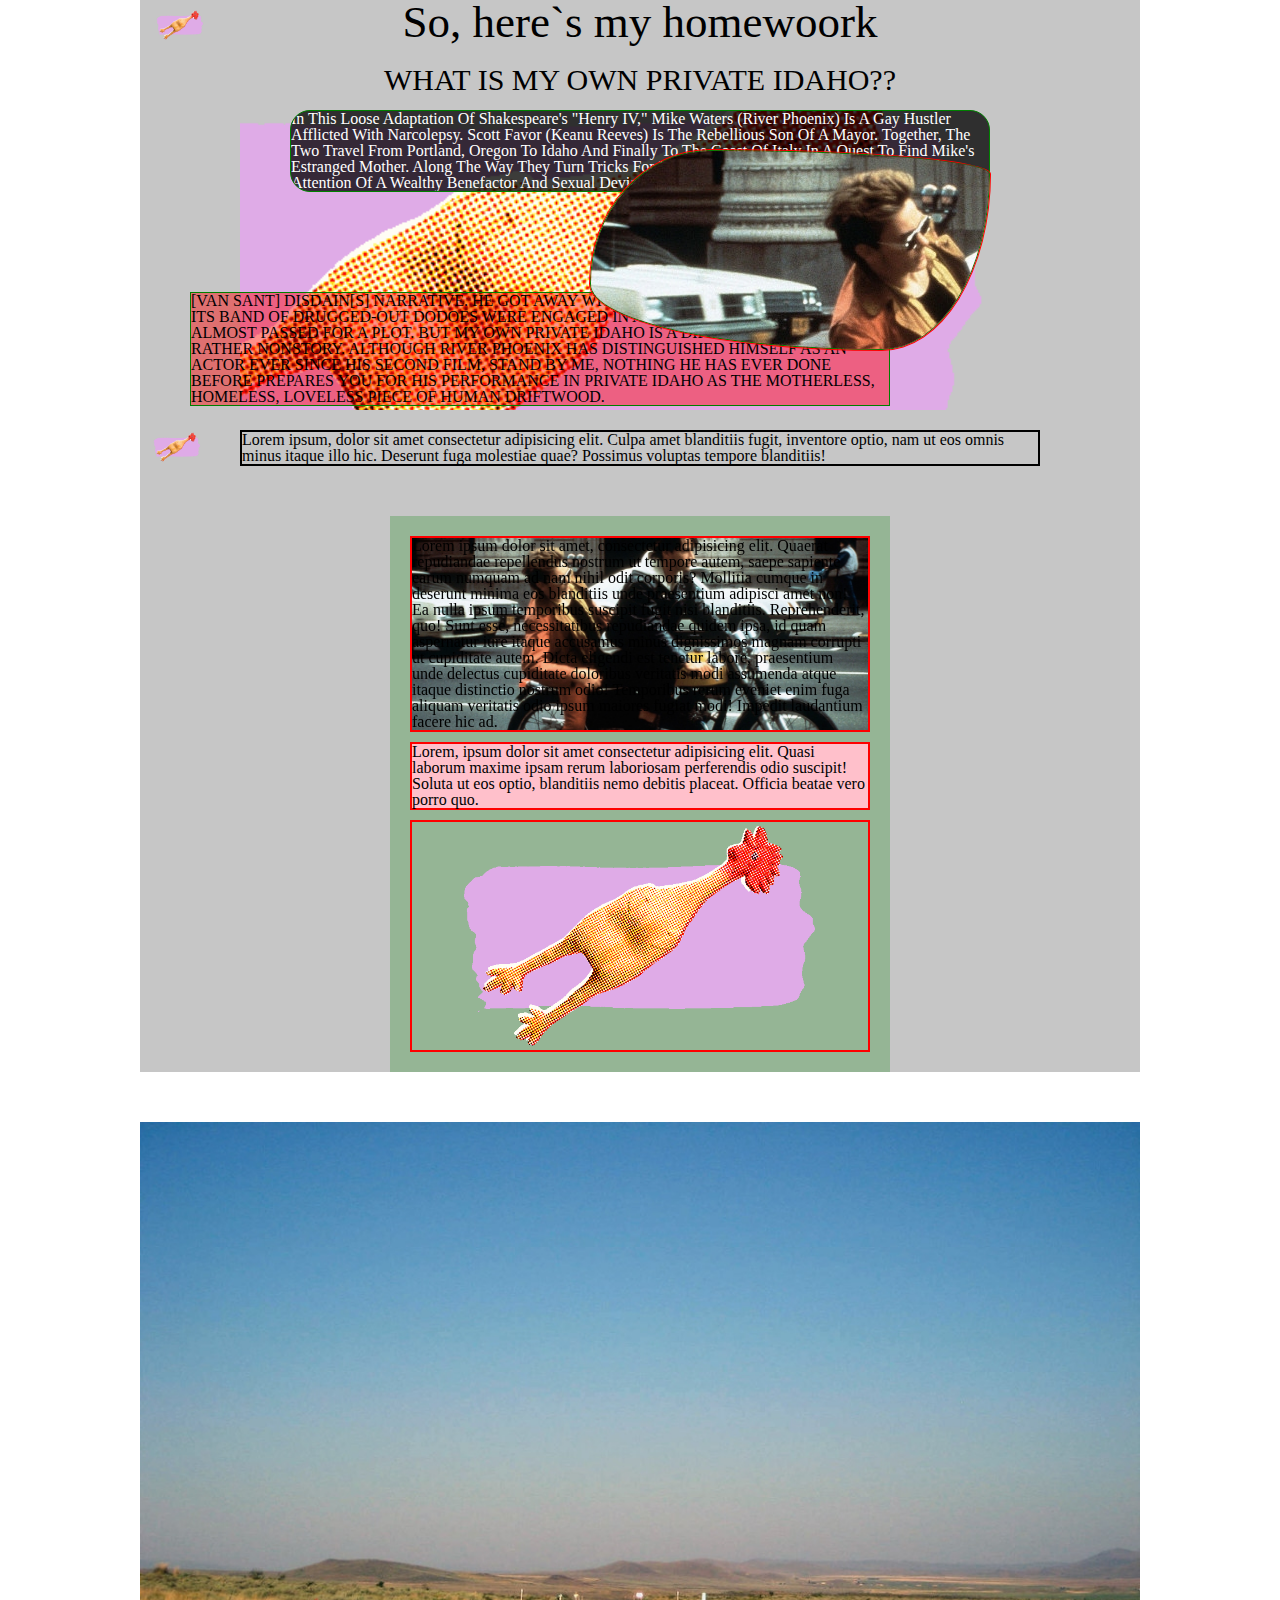
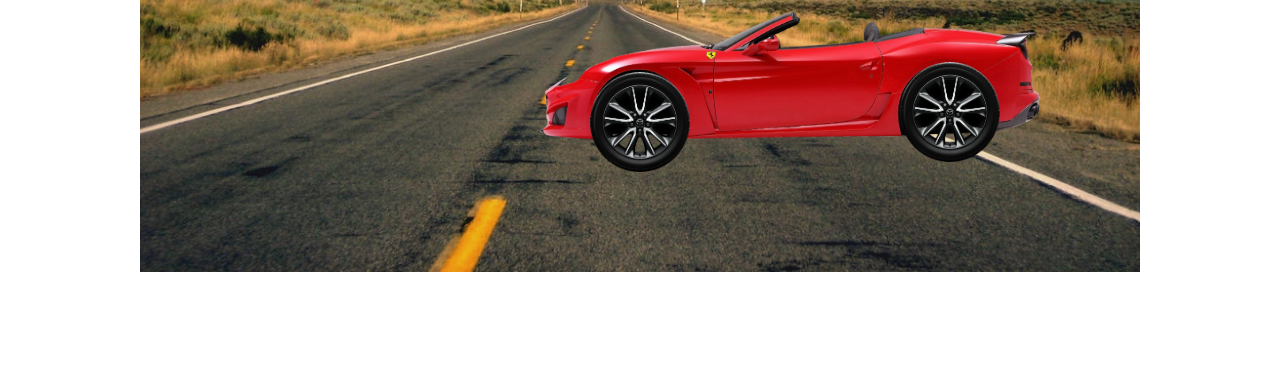
<file: lesson_11/index.html>
<!DOCTYPE html>
<html lang="en">

<head>
	<meta charset="UTF-8">
	<meta http-equiv="X-UA-Compatible" content="IE=edge">
	<meta name="viewport" content="width=device-width, initial-scale=1.0">
	<title>Lesson 11</title>
	<link rel="stylesheet" href="css/reset.css">
	<link rel="stylesheet" href="css/style.css">
</head>

<body>
	<div class="wrapper">
		<header>

		</header>
		<main>
			<div class="experiments">
				<div class="experiments__container">
					<div class="experiments__title">
						<h1>
							So, here`s my homewoork
						</h1>
						<h2>
							WHAT IS MY OWN PRIVATE IDAHO??
						</h2>
					</div>
					<div class="blocks">
						<div class="experiments__block experiments__block--black">
							<p>
								In this loose adaptation of Shakespeare's "Henry IV," Mike Waters (River Phoenix) is a gay
								hustler afflicted with narcolepsy. Scott Favor (Keanu Reeves) is the rebellious son of a mayor.
								Together, the two travel from Portland, Oregon to Idaho and finally to the coast of Italy in a
								quest to find Mike's estranged mother. Along the way they turn tricks for money and drugs,
								eventually attracting the attention of a wealthy benefactor and sexual deviant.
							</p>
						</div>
						<div class="experiments__block experiments__block--pic">
							<picture>
								<img src="img/screen_opt.jpg" alt="screen from a movie">
							</picture>
						</div>
						<div class="experiments__block experiments__block--left">
							[Van Sant] disdain[s] narrative. He got away with Drugstore Cowboy because its band of drugged-out
							dodoes were engaged in a petty crime spree that almost passed for a plot. But My Own Private Idaho
							is a different story. Or rather nonstory. Although River Phoenix has distinguished himself as an
							actor ever since his second film, Stand By Me, nothing he has ever done before prepares you for his
							performance in Private Idaho as the motherless, homeless, loveless piece of human driftwood.
						</div>
					</div>
					<div class="experiments__fixed-chik">
						<p>Lorem ipsum, dolor sit amet consectetur adipisicing elit. Culpa amet blanditiis fugit, inventore
							optio, nam ut eos omnis minus itaque illo hic. Deserunt fuga molestiae quae? Possimus voluptas
							tempore blanditiis!</p>
					</div>
					<div class="sticky">
						<p>Lorem ipsum dolor sit amet, consectetur adipisicing elit. Quaerat repudiandae repellendus nostrum
							ut tempore autem, saepe sapiente earum numquam ad nam nihil odit corporis? Mollitia cumque in
							deserunt minima eos blanditiis unde praesentium adipisci amet non! Ea nulla ipsum temporibus
							suscipit fugit nisi blanditiis. Reprehenderit, quo! Sunt esse, necessitatibus repudiandae quidem
							ipsa, id quam aspernatur iure itaque accusamus minus dignissimos magnam corrupti ut cupiditate
							autem. Dicta eligendi est tenetur labore, praesentium unde delectus cupiditate doloribus veritatis
							modi assumenda atque itaque distinctio nostrum odio! Temporibus rerum eveniet enim fuga aliquam
							veritatis odio ipsum maiores fugiat modi! Impedit laudantium facere hic ad.</p>
						<p>
							Lorem, ipsum dolor sit amet consectetur adipisicing elit. Quasi laborum maxime ipsam rerum
							laboriosam perferendis odio suscipit! Soluta ut eos optio, blanditiis nemo debitis placeat. Officia
							beatae vero porro quo.
						</p>
						<picture>
							<img src="img/rubber_chik.png" alt="rubber chicken!">
						</picture>
					</div>
				</div>
				<div class="car-experiment__container">
					<picture class="car__body">
						<img src="img/main.png" alt="car body">
					</picture>
					<picture class="car__wheel-one">
						<img src="img/wheel.png" alt="wheel one">
					</picture>
					<picture class="car__wheel-two">
						<img src="img/wheel.png" alt="wheel two">
					</picture>
					<picture class="door">
						<img src="img/door.png" alt="door">
					</picture>
					<picture class="windshield">
						<img src="img/windshield.png" alt="whindshield">
					</picture>

				</div>
			</div>
		</main>
		<footer>
		</footer>
	</div>
</body>


</html>
</file>
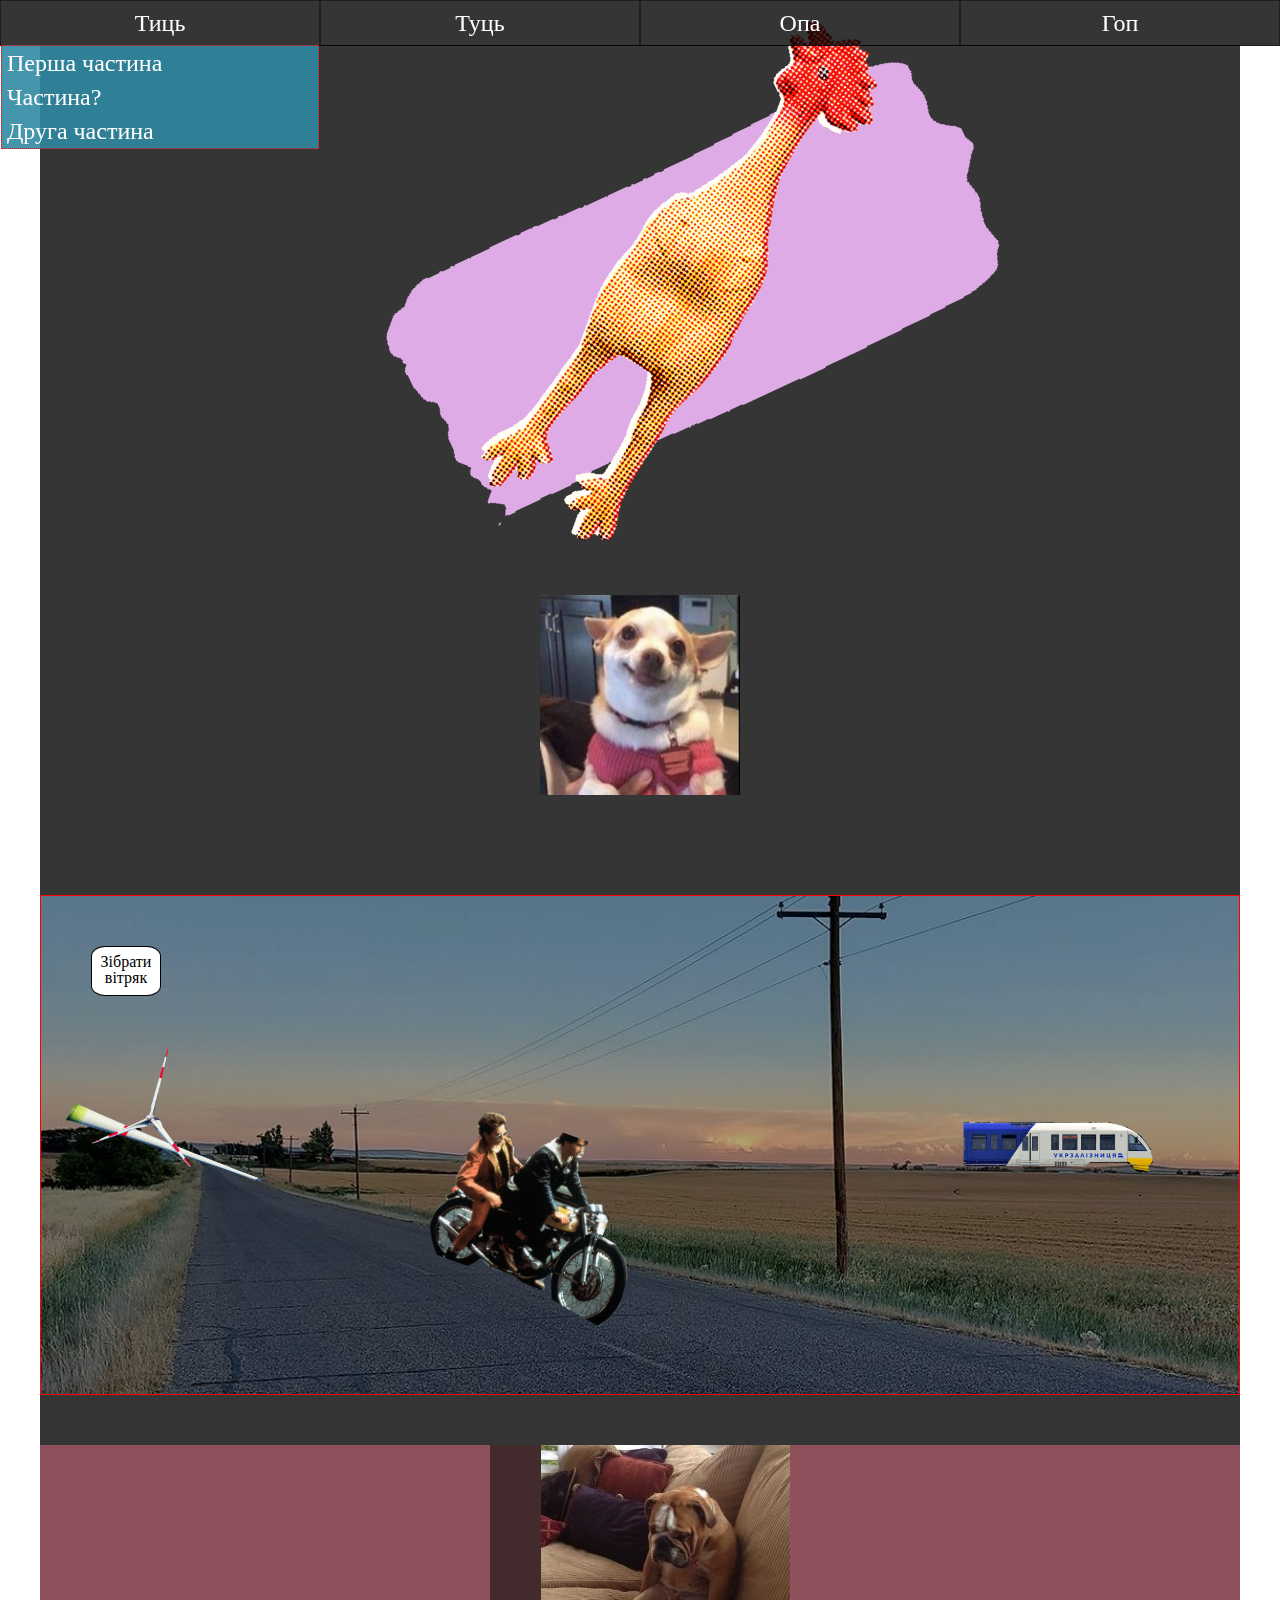
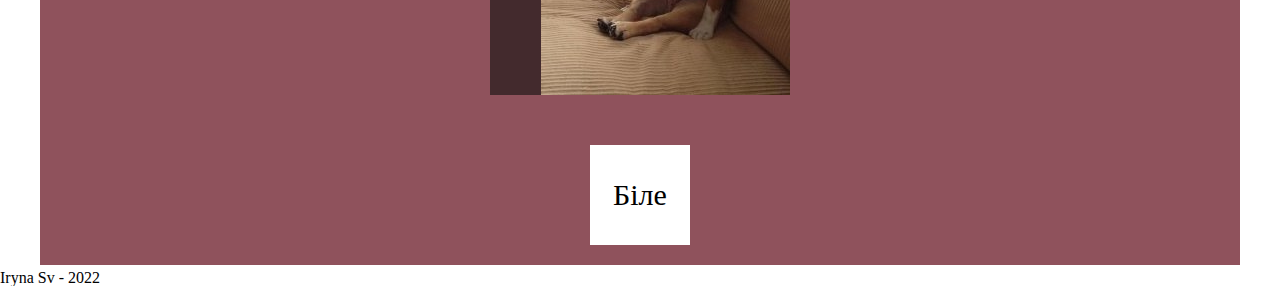
<file: lesson_12/index.html>
<!DOCTYPE html>
<html lang="en">

<head>
	<meta charset="UTF-8">
	<meta http-equiv="X-UA-Compatible" content="IE=edge">
	<meta name="viewport" content="width=device-width, initial-scale=1.0">
	<title>Lesson 11</title>
	<link rel="stylesheet" href="css/reset.css">
	<link rel="stylesheet" href="css/style.css">
</head>

<body>
	<div class="wrapper">
		<header>
			<div class="menu__container">
				<ul class="menu__list">
					<li class="menu__item">
						<a href="#" class="menu__link">Тиць</a>
						<ul class="submenu">
							<li class="submenu__list">
								<a href="#one" class="submenu__link">Перша частина</a>
							</li>
							<li class="submenu__list">
								<a href="#part" class="submenu__link">Частина?</a>
							</li>
							<li class="submenu__list">
								<a href="#two" class="submenu__link">Друга частина</a>
							</li>
						</ul>
					</li>
					<li class="menu__item">
						<a href="#" class="menu__link">Туць</a>
					</li>
					<li class="menu__item">
						<a href="#" class="menu__link">Опа</a>
					</li>
					<li class="menu__item">
						<a href="#" class="menu__link">Гоп</a>
					</li>
				</ul>
			</div>
		</header>
		<main>
			<div class="practice__container">
				<div class="practice__first-part" id="one">
					<div class="translate">
						<picture class="translate__pic">
							<img src="img/rubber_chik.png" alt="rubber chik">
						</picture>
					</div>
					<div class="dog">
						<div class="dog__happy">
							<img src="img/opt_happy_dog.jpg" alt="happy dog">
						</div>
						<div class="dog__sad">
							<img src="img/opt_sad_dog.jpg" alt="very sad dog">
						</div>
					</div>
					<!-- <div class="clik">
						<div class="clik__block-blue">
							Клік сюди
						<div class="clik__block-black">
							Перетворення
						</div>
					</div> -->
				</div>
				<div class="practice__landscape" id="part">
					<div class="windgenerator" id="windgenerator">
						<div class="top">
							<img src="img/windgen_top.png" alt="top part">
						</div>
						<div class="bottom">
							<img src="img/windgen_butt.png" alt="bottom part">
						</div>
						<div class="windgenerator__button">
							<a href="#windgenerator">Зібрати вітряк</a>
						</div>
					</div>
					<div class="bike">
						<div class="bike__upper-part">
							<img src="img/guys_on_bike.png" alt="guys on a bike">
						</div>
						<div class="bike__wheel">
							<img src="img/bike_wheel.png" alt="a bike wheel">
						</div>
					</div>
					<div class="train">
						<div class="train__corpus">
							<img src="img/ukr_trein.png" alt="ukrzaliznyzia">
						</div>
					</div>
				</div>
				<div class="practice__second-part" id="two">
					<div class="preserve-block">
						<div class="perserve-rotate">
							<img src="img/opt_sad_dog.jpg" alt="a sad dog">
						</div>
					</div>
					<div class="flip">
						<div class="flip__body">
							<div class="flip__front">
								Біле
							</div>
							<div class="flip__back">
								Чорне
							</div>
						</div>
					</div>
				</div>
			</div>
		</main>
		<footer>
			Iryna Sv - 2022
		</footer>
	</div>
</body>


</html>
</file>
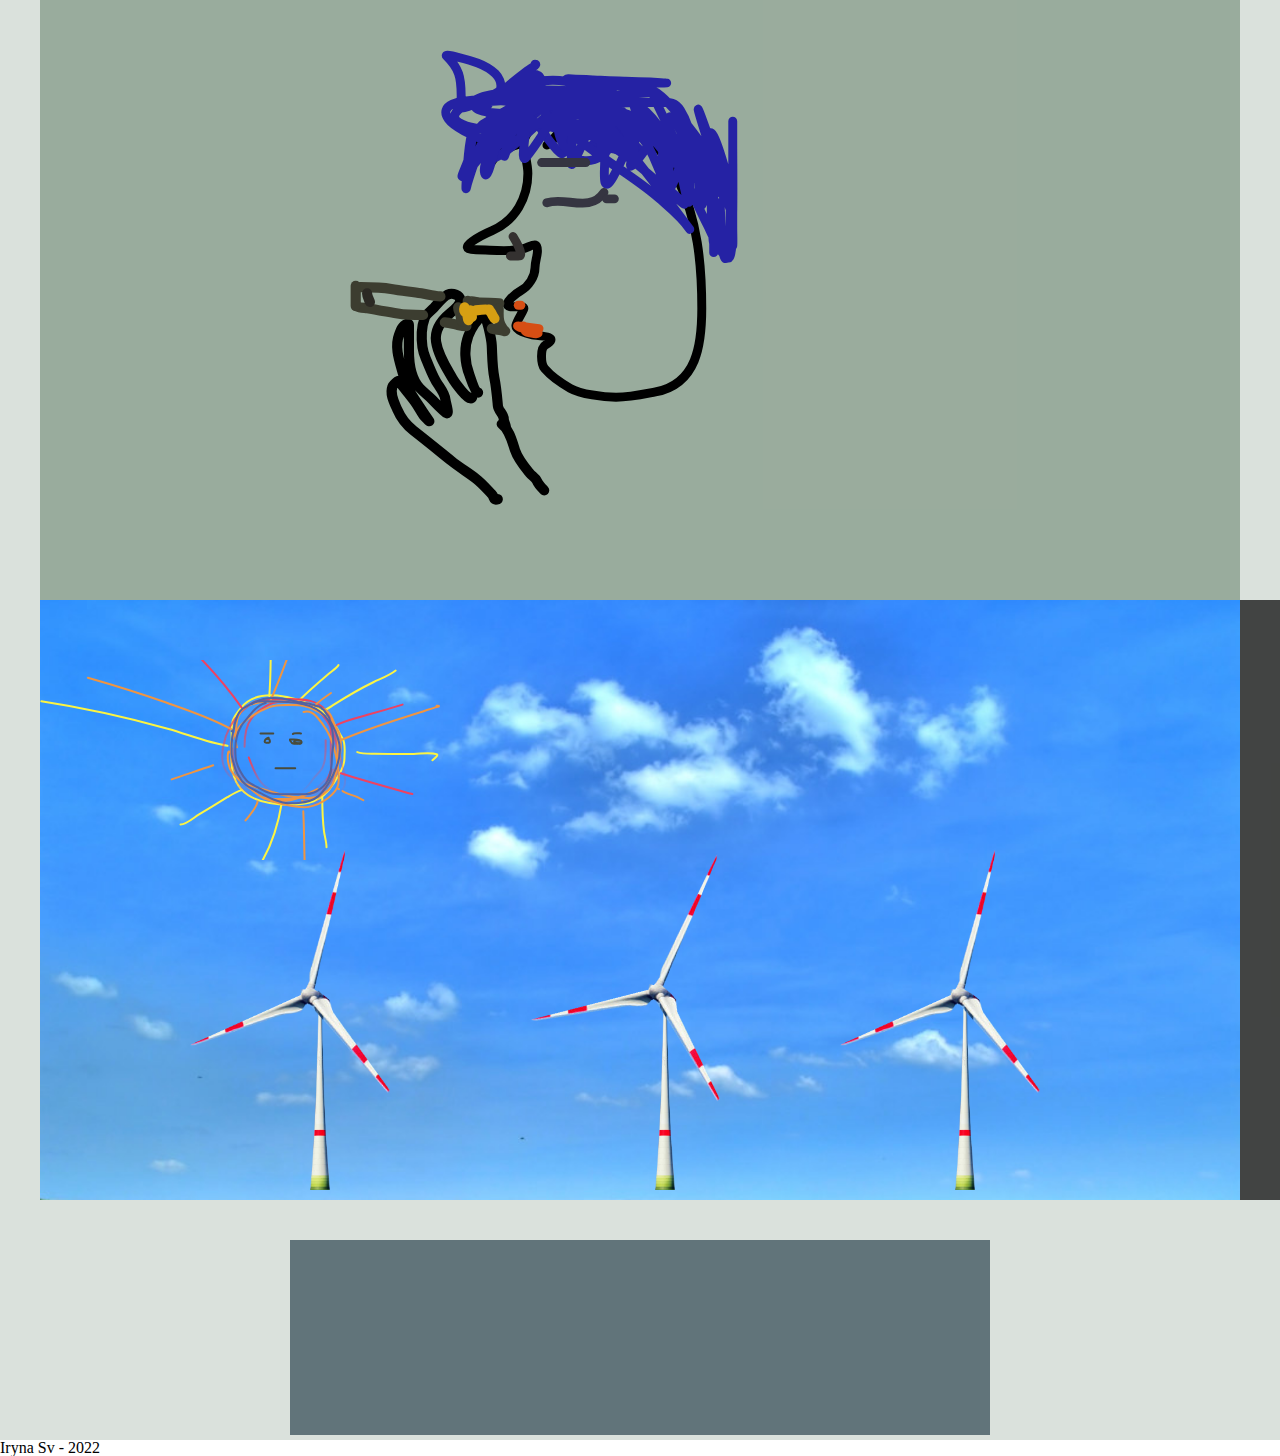
<file: lesson_13/index.html>
<!DOCTYPE html>
<html lang="en">

<head>
	<meta charset="UTF-8">
	<meta http-equiv="X-UA-Compatible" content="IE=edge">
	<meta name="viewport" content="width=device-width, initial-scale=1.0">
	<title>Lesson 11</title>
	<link rel="stylesheet" href="css/reset.css">
	<link rel="stylesheet" href="css/style.css">
</head>

<body>
	<div class="wrapper">
		<header>

		</header>
		<main class="canva">
			<div class="smoking-girl" id="top">
				<div class="smoking-girl__container">
					<div class="face">
						<img src="img/face.svg" alt="girl`s face">
					</div>
					<div class="hand">
						<img src="img/hand.svg" alt="her hand with cigarette">
					</div>
					<div class="smoke">
						<img src="img/smoke.svg" alt="smoke">
					</div>
					<div class="opened-eye">
						<img src="img/girl_looks_new.svg" alt="she looks at us">
					</div>
				</div>
			</div>
			<div class="transition">
				<div class="transition__container">
					<div class="windgenerator">
						<div class="windgenerator__top top">
							<div class="top top--left">
								<img src="img/windgen_top.png" alt="upper part of a windgenerator">
							</div>
							<div class="top top--center">
								<img src="img/windgen_top.png" alt="upper part of a windgenerator">
							</div>
							<div class="top top--right">
								<img src="img/windgen_top.png" alt="upper part of a windgenerator">
							</div>
						</div>
						<div class="windgenerator__bottom bottom">
							<div class="bottom bottom--right">
								<img src="img/windgen_butt.png" alt="bottom part of a windgenerator">
							</div>
							<div class="bottom bottom--center">
								<img src="img/windgen_butt.png" alt="bottom part of a windgenerator">
							</div>
							<div class="bottom bottom--left">
								<img src="img/windgen_butt.png" alt="bottom part of a windgenerator">
							</div>
						</div>
						<div class="day-night">
							<div class="sun">
								<img src="img/the_sun.svg" alt="I see the Sun">
							</div>
							<div class="moon">
								<img src="img/the_moon.svg" alt="Blue Moon">
							</div>
						</div>
					</div>
				</div>
			</div>
			<div class="other">
				<div class="other__container">
					<div class="other__title">
						<h1>
							Це історія
						</h1>
						<div class="sub-title">
							<h2>
								Про дівчину
							</h2>
							<h2>
								що нервово курить
							</h2>
							<h2>
								та криві вітряки
							</h2>
						</div>
					</div>
				</div>
			</div>
		</main>
		<footer>
			Iryna Sv - 2022
		</footer>
	</div>
</body>


</html>
</file>
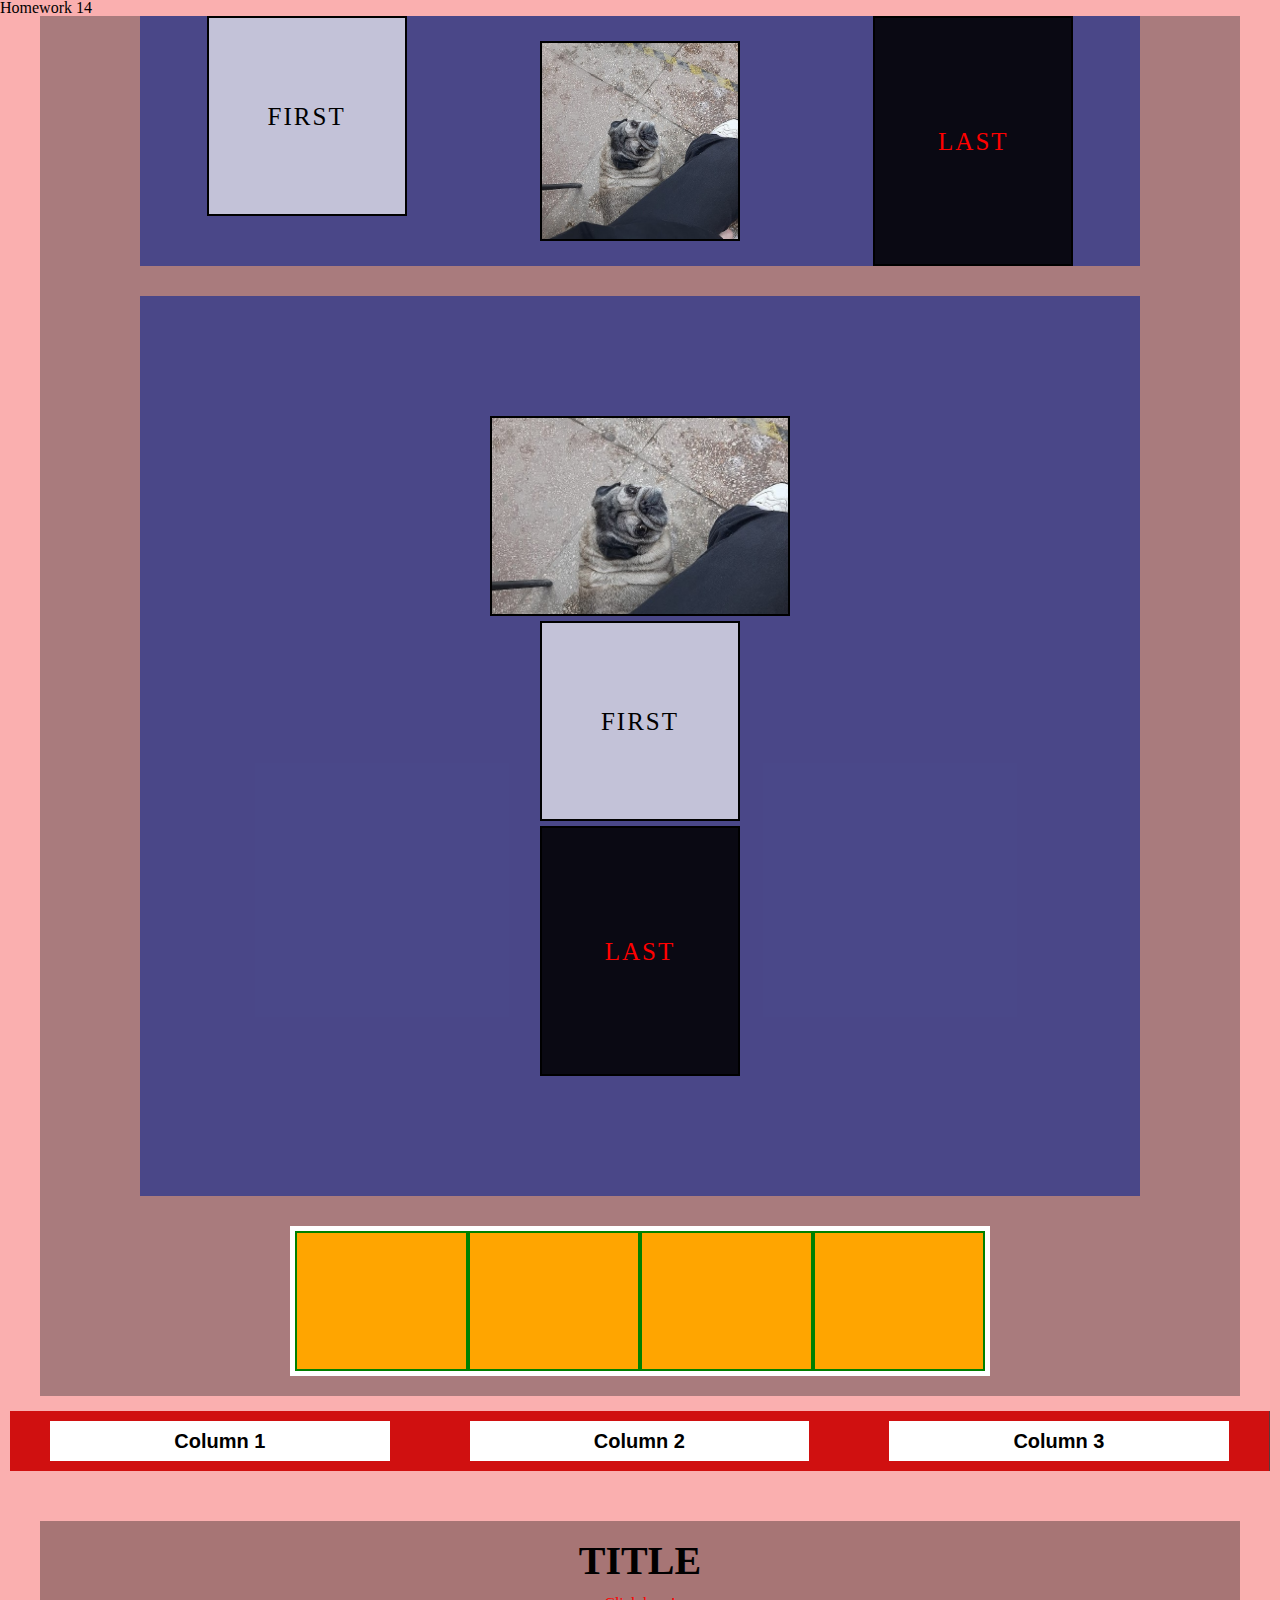
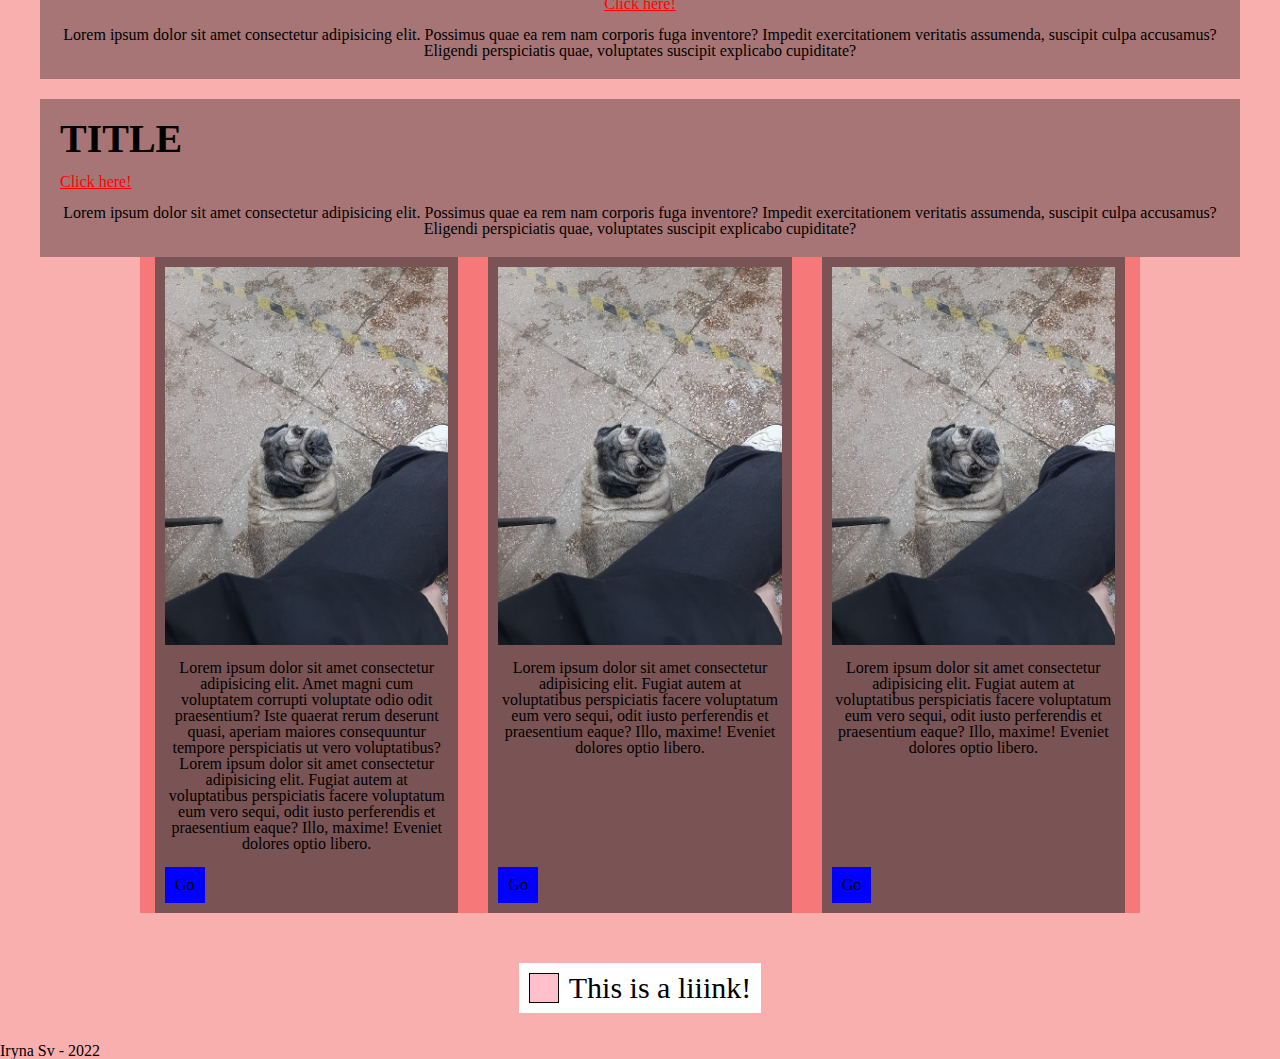
<file: lesson_14/index.html>
<!DOCTYPE html>
<html lang="en">

<head>
	<meta charset="UTF-8">
	<meta http-equiv="X-UA-Compatible" content="IE=edge">
	<meta name="viewport" content="width=device-width, initial-scale=1.0">
	<title>Lesson 14</title>
	<link rel="stylesheet" href="css/reset.css">
	<link rel="stylesheet" href="css/style.css">
</head>

<body>
	<div class="wrapper">
		<header> Homework 14
		</header>
		<main class="page">
			<div class="page__practice practice">
				<div class="practice__container">
					<div class="flex flex--one">
						<div class="flex__item">FIRST</div>
						<div class="flex__item"></div>
						<div class="flex__item"> LAST</div>
					</div>
					<div class="flex flex--two">
						<div class="item item--one">FIRST</div>
						<div class="item item--two"></div>
						<div class="item item--three"> LAST</div>
					</div>
					<div class="flex-three">
						<div class="new-item">

						</div>
						<div class="new-item">

						</div>
						<div class="new-item">

						</div>
						<div class="new-item">

						</div>
					</div>
				</div>
			</div>
			<div class="page__examples examples">
				<div class="examples__container">
					<div class="examples__row">
						<div class="column">
							<div class="column__item">Column 1</div>
						</div>
						<div class="column">
							<div class="column__item">Column 2</div>
						</div>
						<div class="column">
							<div class="column__item">Column 3</div>
						</div>
					</div>
					<div class="examples__block block">
						<h2 class="block__title">
							TITLE
						</h2>
						<a href="#" class="block__link">Click here!</a>
						<div class="block__text">
							Lorem ipsum dolor sit amet consectetur adipisicing elit. Possimus quae ea rem nam corporis fuga
							inventore? Impedit exercitationem veritatis assumenda, suscipit culpa accusamus? Eligendi
							perspiciatis quae, voluptates suscipit explicabo cupiditate?
						</div>
					</div>
					<div class="examples__row-gap row-gap">
						<h2 class="row-gap__title">
							TITLE
						</h2>
						<a href="#" class="row-gap__link">Click here!</a>
						<div class="row-gap__text">
							Lorem ipsum dolor sit amet consectetur adipisicing elit. Possimus quae ea rem nam corporis fuga
							inventore? Impedit exercitationem veritatis assumenda, suscipit culpa accusamus? Eligendi
							perspiciatis quae, voluptates suscipit explicabo cupiditate?
						</div>
					</div>
					<div class="cards">
						<div class="cards__column">
							<div class="cards__item card">
								<div class="card__picture">
									<img src="img/pes.jpg" alt="dogg">
								</div>
								<div class="card__text">
									Lorem ipsum dolor sit amet consectetur adipisicing elit. Amet magni cum voluptatem corrupti
									voluptate odio odit praesentium? Iste quaerat rerum deserunt quasi, aperiam maiores
									consequuntur tempore perspiciatis ut vero voluptatibus? Lorem ipsum dolor sit amet
									consectetur adipisicing elit. Fugiat autem at voluptatibus perspiciatis facere voluptatum eum
									vero sequi, odit iusto perferendis et praesentium eaque? Illo, maxime! Eveniet dolores optio
									libero.
								</div>
								<a href="#" class="card__button">Go</a>
							</div>
						</div>
						<div class="cards__column">
							<div class="cards__item card">
								<div class="card__picture">
									<img src="img/pes.jpg" alt="dogg">
								</div>
								<div class="card__text">
									Lorem ipsum dolor sit amet consectetur adipisicing elit. Fugiat autem at voluptatibus
									perspiciatis facere voluptatum eum vero sequi, odit iusto perferendis et praesentium eaque?
									Illo, maxime! Eveniet dolores optio libero.
								</div>
								<a href="#" class="card__button">Go</a>
							</div>
						</div>
						<div class="cards__column">
							<div class="cards__item card">
								<div class="card__picture">
									<img src="img/pes.jpg" alt="dogg">
								</div>
								<div class="card__text">
									Lorem ipsum dolor sit amet consectetur adipisicing elit. Fugiat autem at voluptatibus
									perspiciatis facere voluptatum eum vero sequi, odit iusto perferendis et praesentium eaque?
									Illo, maxime! Eveniet dolores optio libero.
								</div>
								<a href="#" class="card__button">Go</a>
							</div>
						</div>
					</div>
					<div class="link-before">
						<a href="#">This is a liiink!</a>
					</div>
				</div>
			</div>
		</main>
		<footer>
			Iryna Sv - 2022
		</footer>
	</div>
</body>


</html>
</file>
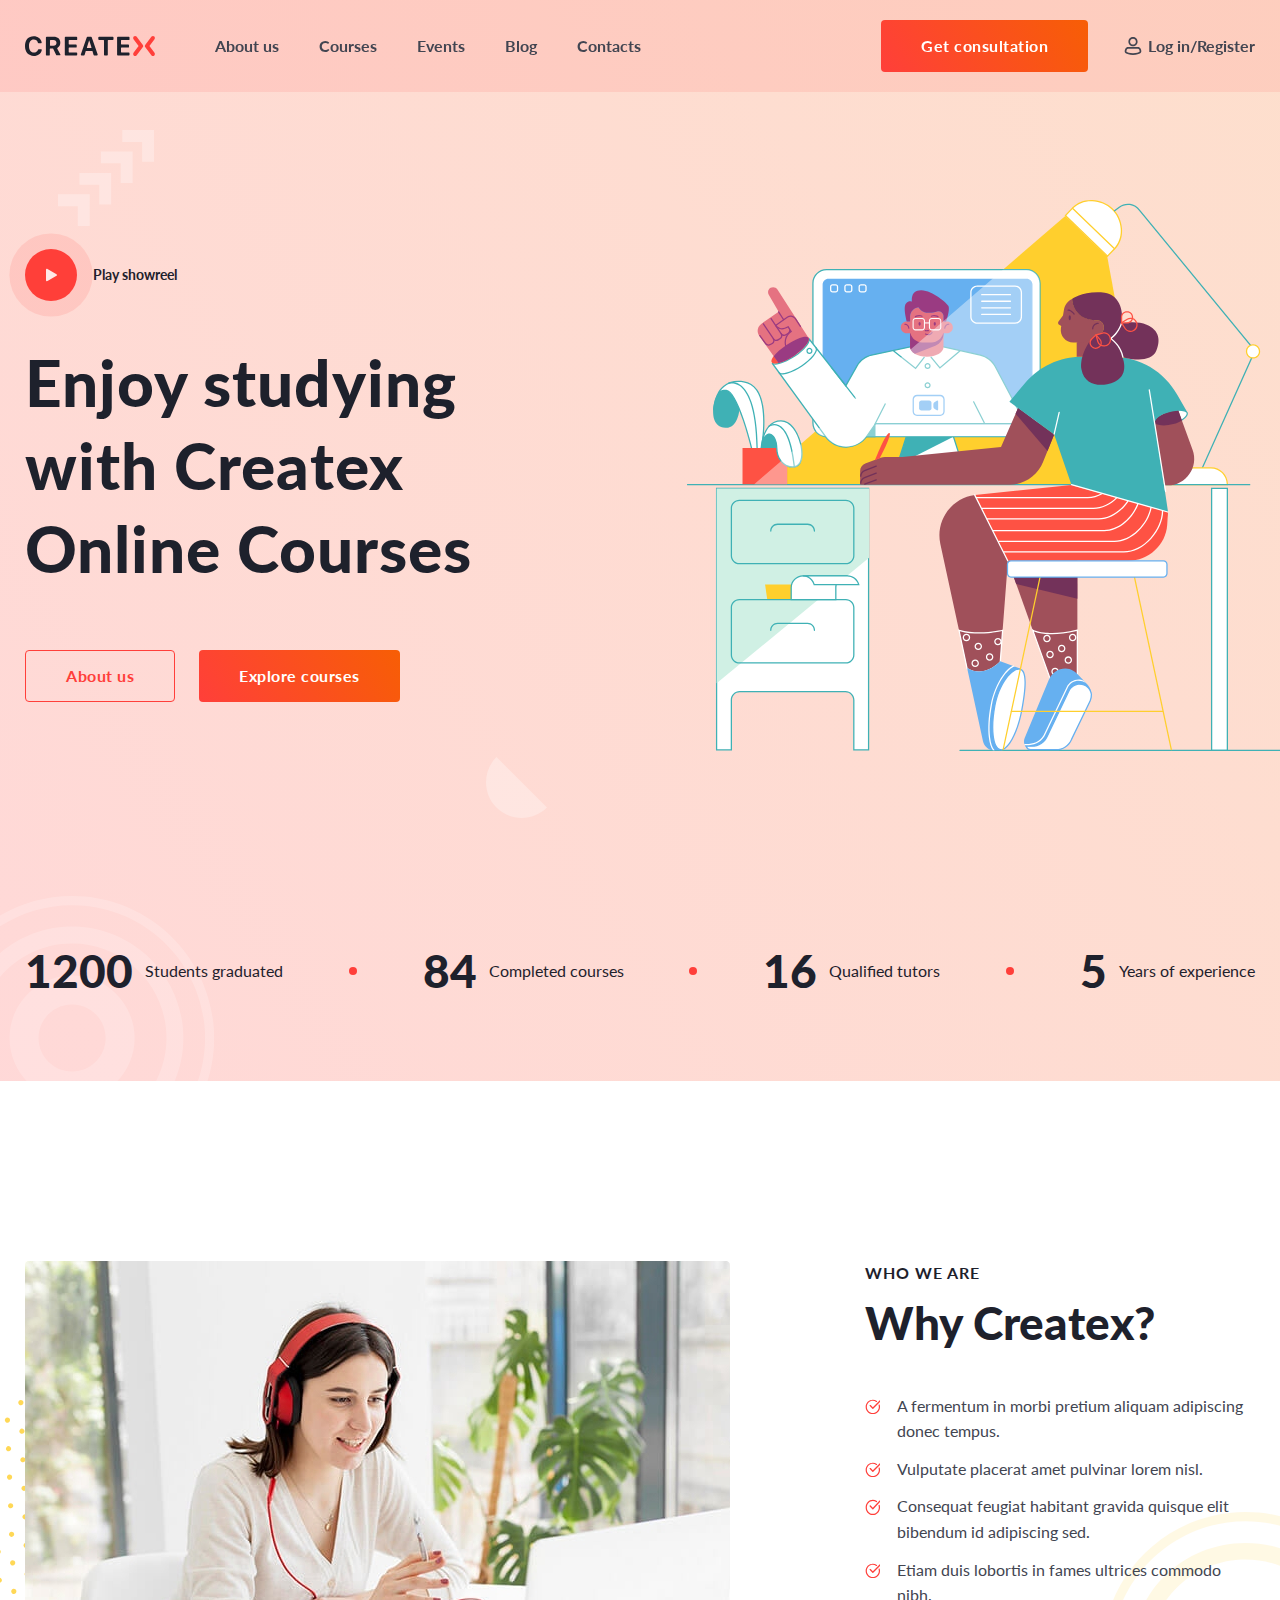
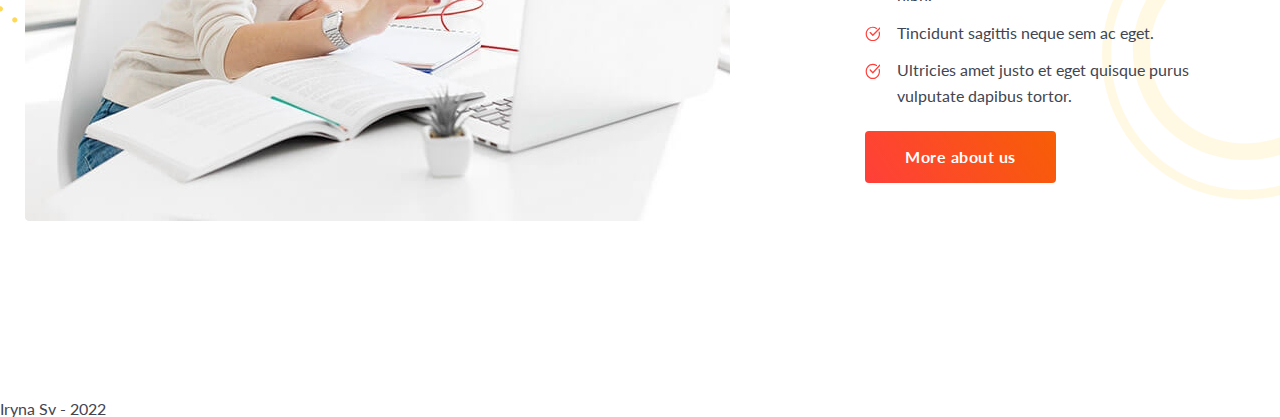
<file: lesson_15/index.html>
<!DOCTYPE html>
<html lang="en">

<head>
	<meta charset="UTF-8">
	<meta http-equiv="X-UA-Compatible" content="IE=edge">
	<meta name="viewport" content="width=device-width, initial-scale=1.0">
	<link rel="stylesheet" href="css/reset.css">
	<link rel="stylesheet" href="css/style.css">
	<link rel="stylesheet" href="css/common.css">
	<title>Lesson 15</title>

</head>

<body>
	<div class="wrapper">
		<header class="header">
			<div class="header__container">
				<a href="" class="header__logo">
					<img src="img/icon/logo.svg" alt="logo" class="logo">
				</a>
				<nav class="header__menu menu">
					<ul class="menu__list">
						<li class="menu__item">
							<a href="" class="menu__link">About us</a>
						</li>
						<li class="menu__item">
							<a href="" class="menu__link">Courses</a>
						</li>
						<li class="menu__item">
							<a href="" class="menu__link">Events</a>
						</li>
						<li class="menu__item">
							<a href="" class="menu__link">Blog</a>
						</li>
						<li class="menu__item">
							<a href="" class="menu__link">Contacts</a>
						</li>
					</ul>
				</nav>
				<div class="header__actions actions-header">
					<a href="" class="actions-header__button button"><span>Get consultation</span></a>
					<a href="" class="actions-header__auth"><span>Log in/Register</span></a>
				</div>
			</div>
		</header>
		<main class="page">
			<section class="page__main main-block">
				<div class="main-block__container">
					<div class="main-block__body body-main">
						<div class="body-main__content">
							<a href="" class="body-main__play">Play showreel</a>
							<h1 class="body-main__title">Enjoy studying
								with Createx Online Courses
							</h1>
							<div class="body-main__actions">
								<a class="body-main__button button button--border"><span>About us</span></a>
								<a class="body-main__button button"><span>Explore courses</span></a>
							</div>
						</div>
						<div class="body-main__media">
							<img class="body-main__image" src="img/main.svg" alt="main pic">
						</div>
					</div>
					<div class="main-block__adv adv-main">
						<div class="adv-main__item item-adv">
							<div class="item-adv__value">1200</div>
							<div class="item-adv__text">Students graduated</div>
						</div>
						<div class="adv-main__cirluce"></div>
						<div class="adv-main__item item-adv">
							<div class="item-adv__value">84</div>
							<div class="item-adv__text">Completed courses</div>
						</div>
						<div class="adv-main__cirluce"></div>
						<div class="adv-main__item item-adv">
							<div class="item-adv__value">16</div>
							<div class="item-adv__text">Qualified tutors</div>
						</div>
						<div class="adv-main__cirluce"></div>
						<div class="adv-main__item item-adv">
							<div class="item-adv__value">5</div>
							<div class="item-adv__text">Years of experience</div>
						</div>
					</div>
				</div>
				<div class="main-block__decor decor-main">
					<div class="decor-main__item decor-main__item--1"></div>
					<div class="decor-main__item decor-main__item--2"></div>
					<div class="decor-main__item decor-main__item--3"></div>
					<div class="decor-main__item decor-main__item--4"></div>
					<div class="decor-main__item decor-main__item--5"></div>
					<div class="decor-main__item decor-main__item--6"></div>
				</div>
			</section>
			<section class="page__about-us about-us">
				<div class="about-us__container">
					<div class="about-us__body body-about-us">
						<div class="body-about-us__media">
							<img class="body-about-us__image" src="img/opt_girl_red_headphones.jpg" alt="person studying">
						</div>
						<div class="body-about-us__content">
							<h3 class="body-about-us__title-small">
								Who we are
							</h3>
							<h2 class="body-about-us__title">
								Why Createx?
							</h2>
							<ul class="body-about-us__list">
								<li class="body-about-us__list-item">A fermentum in morbi pretium aliquam adipiscing donec
									tempus.</li>
								<li class="body-about-us__list-item">Vulputate placerat amet pulvinar lorem nisl.</li>
								<li class="body-about-us__list-item">Consequat feugiat habitant gravida quisque elit bibendum id
									adipiscing sed.</li>
								<li class="body-about-us__list-item">Etiam duis lobortis in fames ultrices commodo nibh.</li>
								<li class="body-about-us__list-item">Tincidunt sagittis neque sem ac eget.</li>
								<li class="body-about-us__list-item">Ultricies amet justo et eget quisque purus vulputate
									dapibus tortor.</li>
							</ul>
							<a href="" class="body-about-us__button button"><span>More about us</span></a>
						</div>
					</div>
				</div>
				<div class="about-us__decor decor-us">
					<div class="decor-us__item decor-us__item--1"></div>
					<div class="decor-us__item decor-us__item--2"></div>
				</div>
			</section>
		</main>
		<footer>
			Iryna Sv - 2022
		</footer>
	</div>
</body>


</html>
</file>
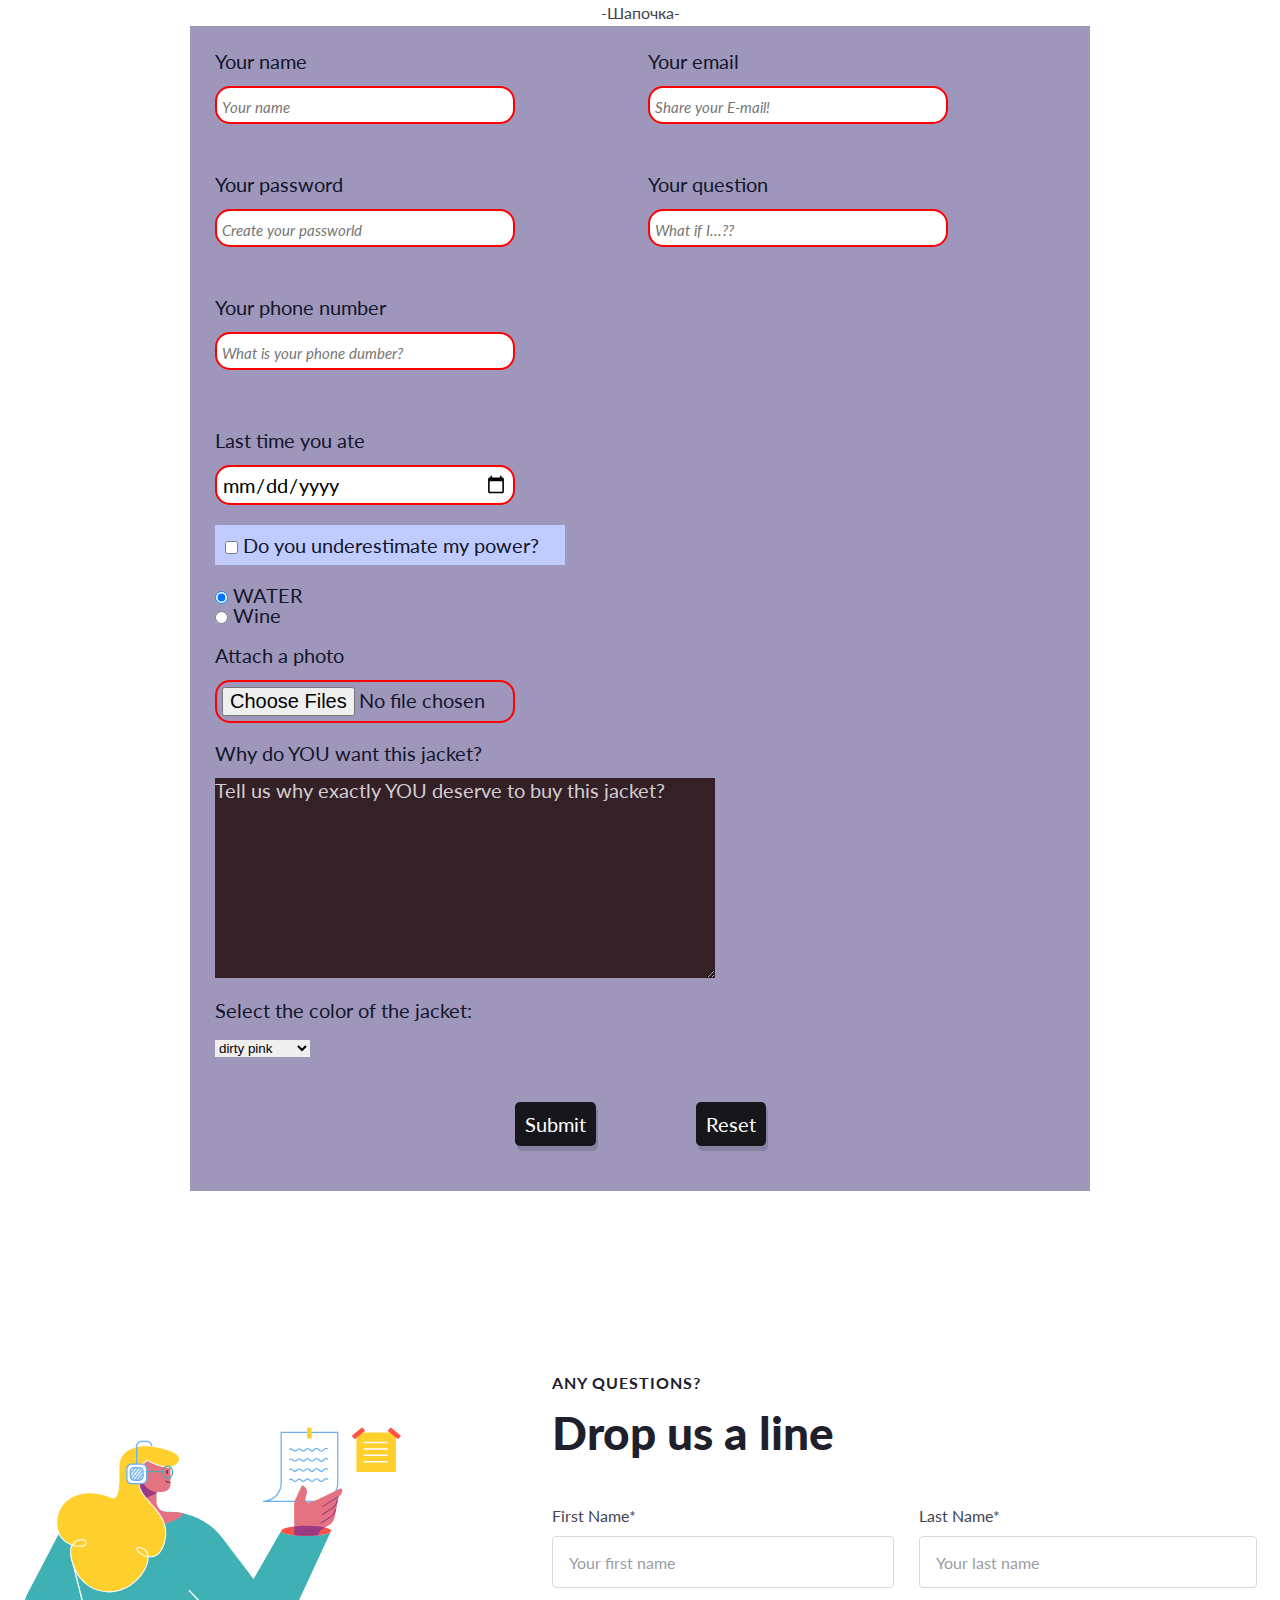
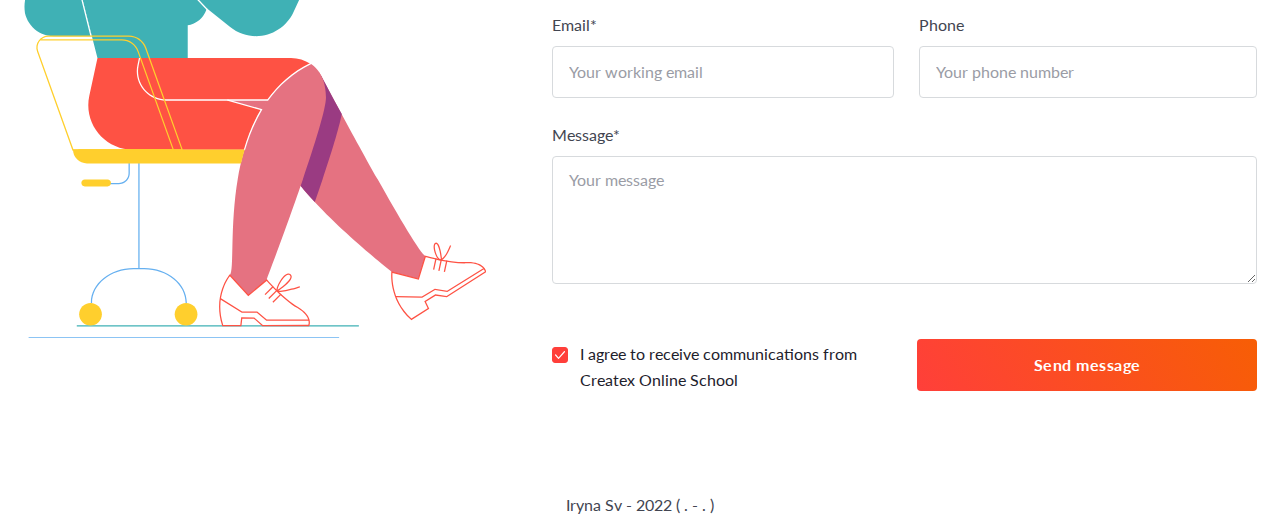
<file: lesson_16/index.html>
<!DOCTYPE html>
<html lang="en">

<head>
	<meta charset="UTF-8">
	<meta http-equiv="X-UA-Compatible" content="IE=edge">
	<meta name="viewport" content="width=device-width, initial-scale=1.0">
	<link rel="stylesheet" href="css/reset.css">
	<link rel="stylesheet" href="css/style.css">
	<link rel="stylesheet" href="css/common.css">
	<title>Lesson 16</title>

</head>

<body>
	<div class="wrapper">
		<header class="header">
			<div class="header__container">
				-Шапочка-
			</div>
		</header>
		<main class="page">
			<section class="page__my-form my-form-block">
				<div class="my-form-block__container">
					<div class="my-form-block__body body-my-form">
						<form action="https://jsonplaceholder.typicode.com/posts" method="POST" class="my-form"
							enctype="multipart/form-data">
							<div class="my-form__flex-column">
								<div class="my-form__line">
									<label for="my-name" class="my-form__label">Your name</label>
									<input id="my-name" type="text" name="name" class="my-form__input" required
										placeholder="Your name">
								</div>
								<div class="my-form__line">
									<label for="my-pass" class="my-form__label">Your password</label>
									<input id="my-pass" type="password" name="pass" class="my-form__input" required
										placeholder="Create your passworld">
								</div>
								<div class="my-form__line">
									<label for="my-tel" class="my-form__label">Your phone number</label>
									<input id="my-tel" type="tel" name="tel" class="my-form__input"
										placeholder="What is your phone dumber?">
								</div>
								<div class="my-form__line">
									<label for="my-mail" class="my-form__label">Your email</label>
									<input id="my-mail" type="email" name="mail" class="my-form__input"
										placeholder="Share your E-mail!">
								</div>
								<div class="my-form__line">
									<label for="my-search" class="my-form__label">Your question</label>
									<input id="my-search" type="search" name="search" class="my-form__input"
										placeholder="What if I...??">
								</div>
							</div>
							<div class="my-form__other">
								<div class="my-form__line">
									<label for="my-date" class="my-form__label">Last time you ate</label>
									<input id="my-date" type="date" name="date" class="my-form__input">
								</div>
								<div class="my-checkbox">
									<input id="my-checkbox" type="checkbox" name="checkbox" class="my-checkbox__input"
										value="yes">
									<label for="my-checkbox" class="my-checkbox__label">Do you underestimate my power?</label>
								</div>
								<div class="my-form__line">
									<div class="my-form__radio">
										<input class="my-form__input my-form__input--radio" id="drink-1" checked value="water"
											name="drink" type="radio">
										<label for="drink-1" class="my-form__label">WATER</label>
									</div>
									<div class="my-form__radio">
										<input class="my-form__input my-form__input--radio" id="drink-2" value="wine" name="drink"
											type="radio">
										<label for="drink-1" class="my-form__label">Wine</label>
									</div>
								</div>
								<div class="my-form__line">
									<label for="my-file" class="my-form__label">Attach a photo</label>
									<input id="my-file" type="file" class="my-form__input" name="file" multiple
										accept="image/png, image/jpeg" required>
								</div>
								<div class="my-form__line">
									<label for="my-text" class="my-form__label">Why do YOU want this jacket?</label>
									<textarea id="my-text" name="text" class="my-form__area"
										placeholder="Tell us why exactly YOU deserve to buy this jacket?"></textarea>
								</div>
								<div class="my-form__line">
									<label for="my-select" class="my-form__label">Select the color of the jacket:</label>
									<select id="my-select" name="list" class="my-form__select">
										<option value="dirty pink">dirty pink</option>
										<option value="old grey">old grey</option>
										<option>vomit green</option>
										<option>stinky purlpe</option>
									</select>
								</div>
							</div>
							<div class="my-form__actions">
								<div class="my-form__line">
									<button class="my-form__button" type="submit">
										Submit
									</button>
								</div>
								<div class="my-form__line">
									<button class="my-form__button" type="reset">
										Reset
									</button>
								</div>
							</div>
						</form>
					</div>
				</div>
			</section>
			<section class="page__form form-block">
				<div class="form-block__container">
					<div class="form-block__body body-form">
						<div class="body-form__media">
							<img class="body-form__image" src="img/form_illustration.svg" alt="illustration">
						</div>
						<div class="body-form__content">
							<h3 class="body-form__title-small">
								Any questions?
							</h3>
							<h2 class="body-form__title">
								Drop us a line
							</h2>
							<form action="https://jsonplaceholder.typicode.com/posts" method="GET" class="form"
								enctype="multipart/form-data">
								<div class="form__flex-column">
									<div class="form__line">
										<label for="name" class="form__label">First Name*</label>
										<input id="name" type="text" name="name" class="form__input" required
											placeholder="Your first name" tabindex="1">
									</div>
									<div class="form__line">
										<label for="email" class="form__label">Email*</label>
										<input id="email" type="email" name="email" class="form__input" required
											placeholder="Your working email" tabindex="3">
									</div>
									<div class="form__line">
										<label for="last_name" class="form__label">Last Name*</label>
										<input id="last_name" type="text" name="last-name" class="form__input" required
											placeholder="Your last name" tabindex="2">
									</div>
									<div class="form__line">
										<label for="tel" class="form__label">Phone</label>
										<input id="tel" type="tel" name="tel" class="form__input" placeholder="Your phone number"
											tabindex="4">
									</div>
								</div>
								<div class="form__line">
									<label for="message" class="form__label">Message*</label>
									<textarea id="message" name="message" class="form__area" placeholder="Your message"
										tabindex="5"></textarea>
								</div>
								<div class="form__actions">
									<div class="checkbox">
										<input id="checkbox" type="checkbox" name="checkbox" class="checkbox__input" checked
											value="yes" tabindex="6">
										<label for="checkbox" class="checkbox__label">I agree to receive communications from
											Createx Online School</label>
									</div>
									<div class="form__button">
										<button class="button" type="submit" tabindex="7">
											<span>Send message</span>
										</button>
									</div>
								</div>
							</form>
						</div>
					</div>
				</div>
			</section>
		</main>
		<footer>
			Iryna Sv - 2022 ( . - . )
		</footer>
	</div>
</body>


</html>
</file>
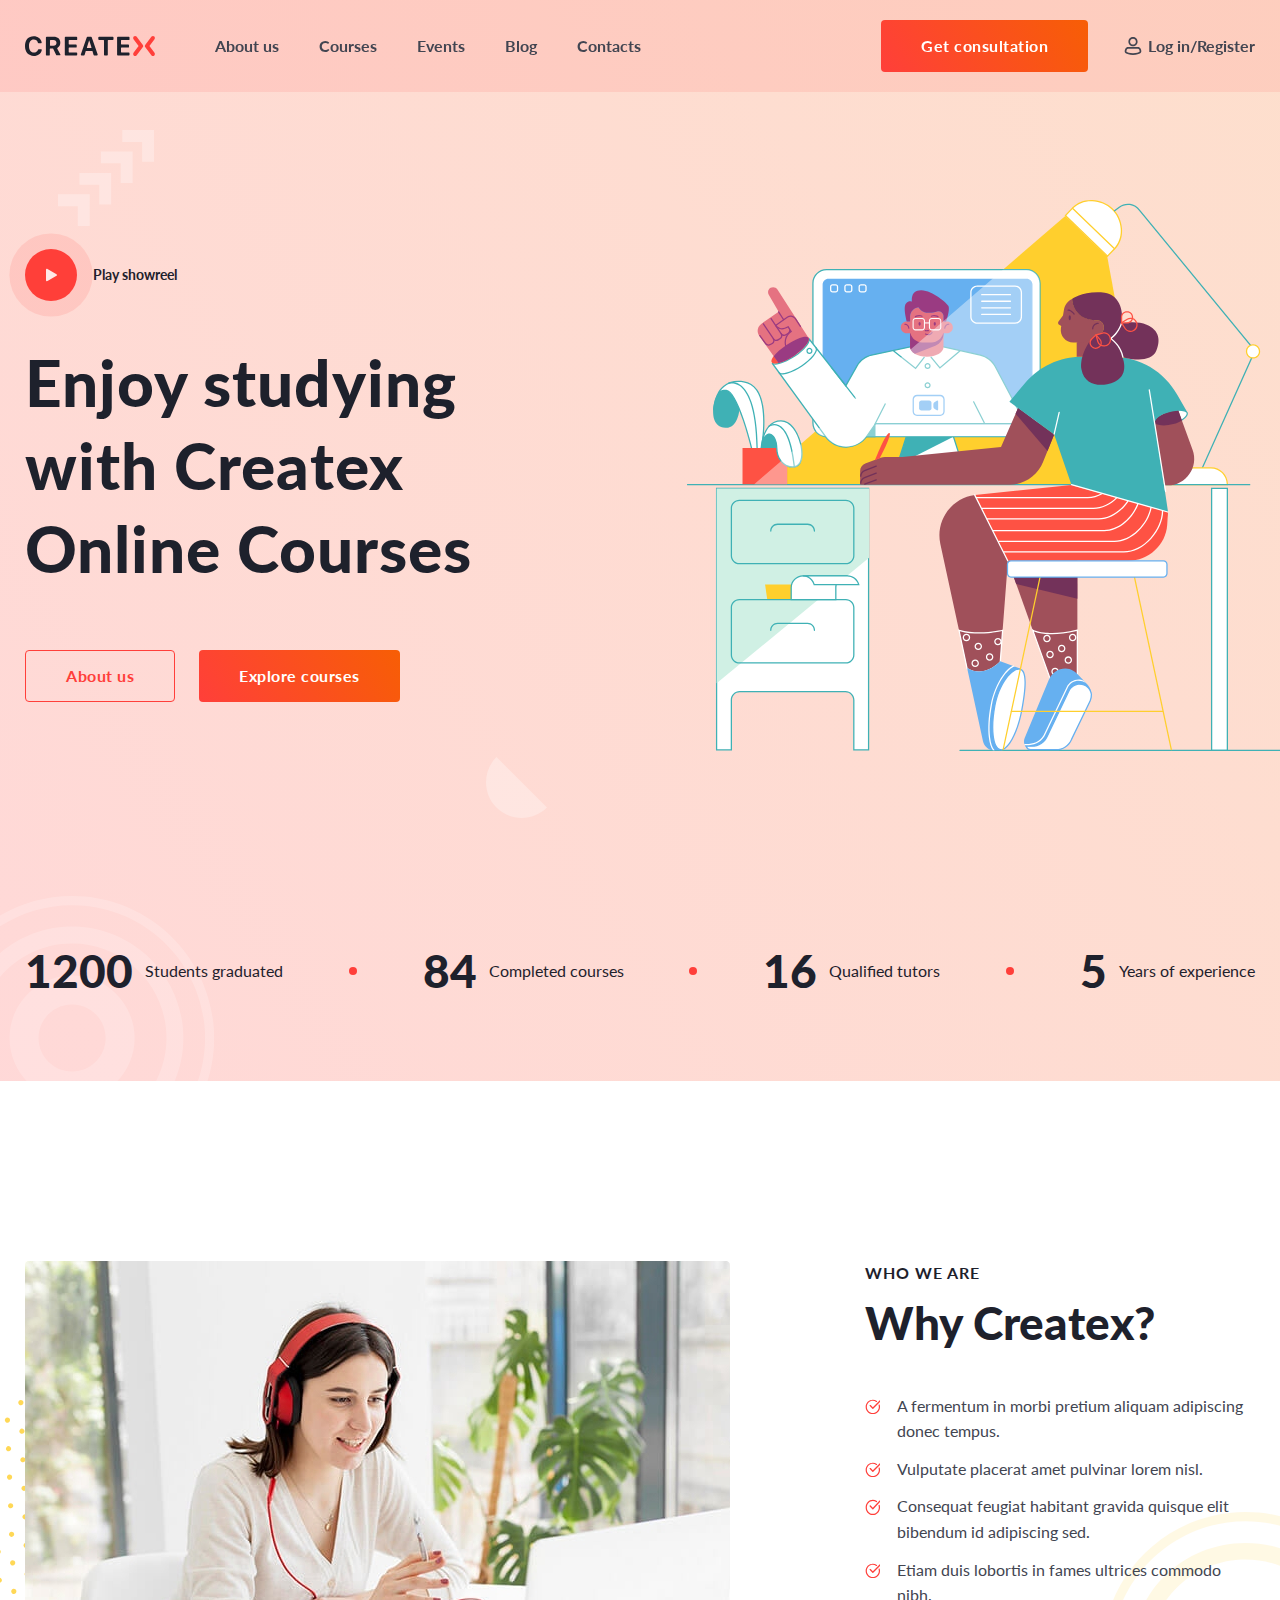
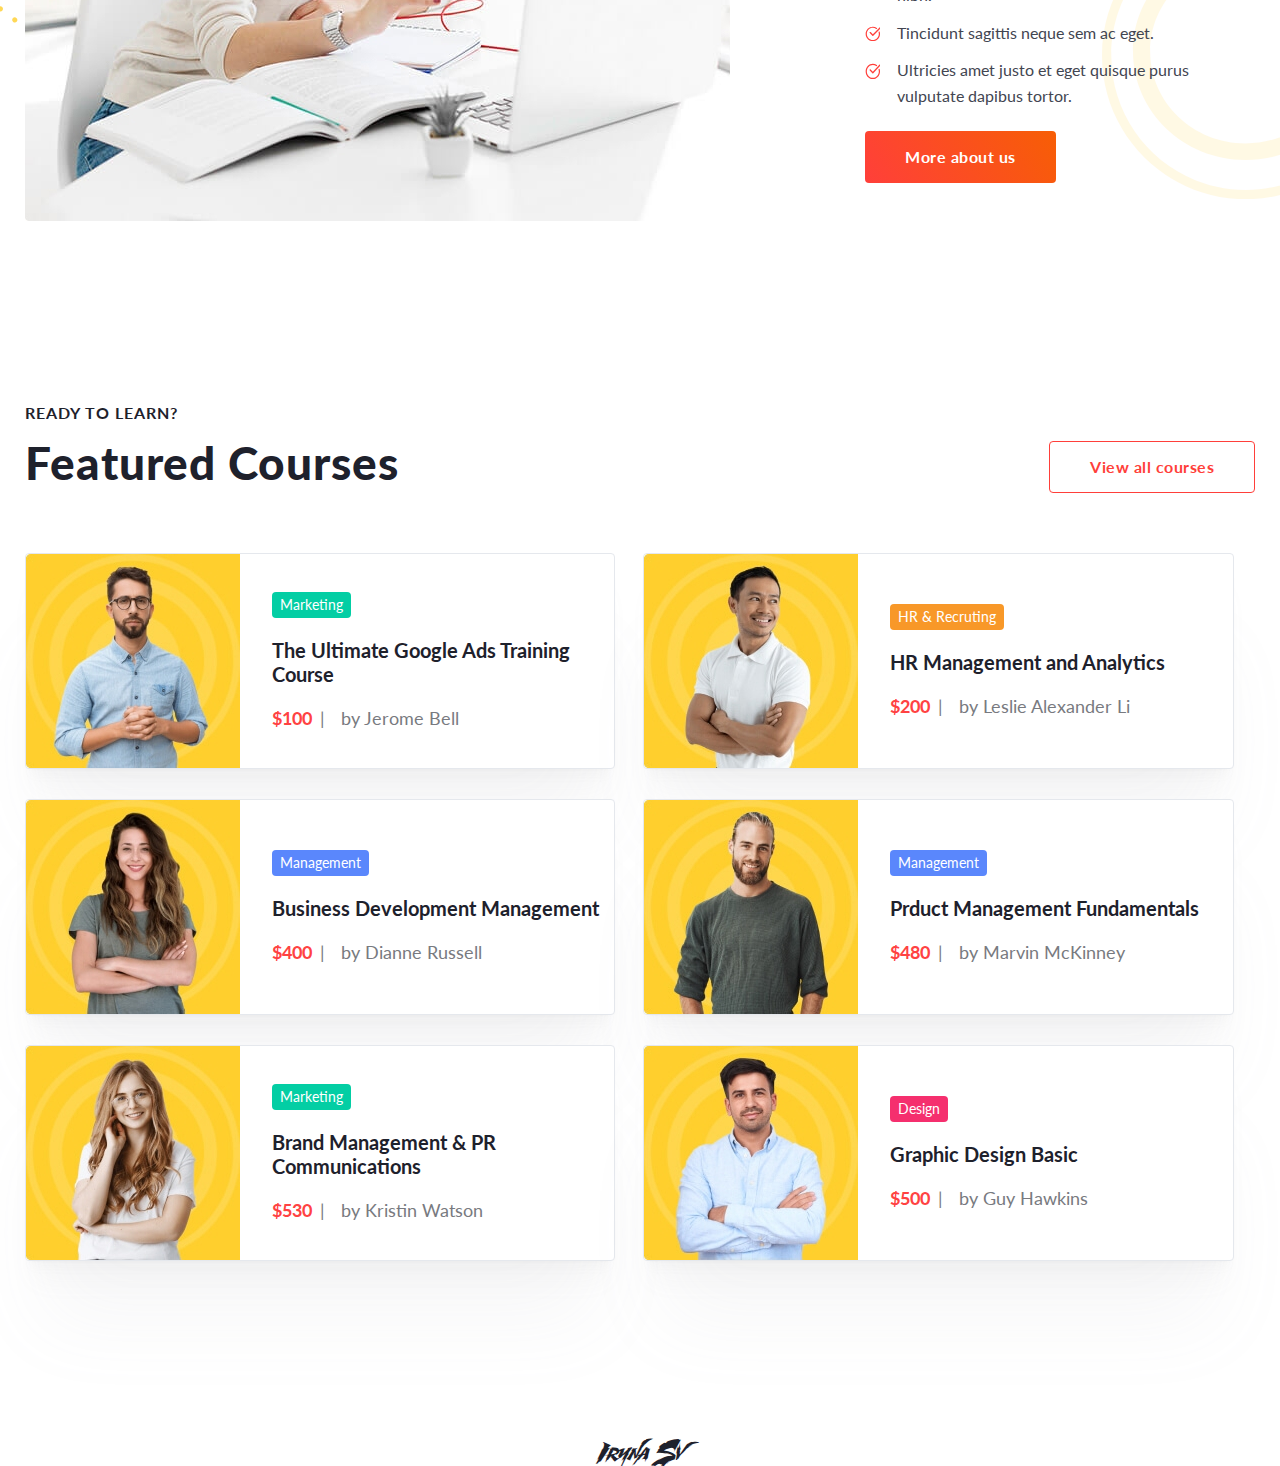
<file: lesson_17/index.html>
<!DOCTYPE html>
<html lang="en">

<head>
	<meta charset="UTF-8">
	<meta http-equiv="X-UA-Compatible" content="IE=edge">
	<meta name="viewport" content="width=device-width, initial-scale=1.0">
	<link rel="stylesheet" href="css/reset.css">
	<link rel="stylesheet" href="css/style.css">
	<link rel="stylesheet" href="css/common.css">
	<title>Lesson 17</title>

</head>

<body>
	<div class="wrapper">
		<header class="header">
			<div class="header__container">
				<a href="" class="header__logo">
					<img src="img/icon/logo.svg" alt="logo" class="logo">
				</a>
				<nav class="header__menu menu">
					<ul class="menu__list">
						<li class="menu__item">
							<a href="" class="menu__link">About us</a>
						</li>
						<li class="menu__item">
							<a href="" class="menu__link">Courses</a>
						</li>
						<li class="menu__item">
							<a href="" class="menu__link">Events</a>
						</li>
						<li class="menu__item">
							<a href="" class="menu__link">Blog</a>
						</li>
						<li class="menu__item">
							<a href="" class="menu__link">Contacts</a>
						</li>
					</ul>
				</nav>
				<div class="header__actions actions-header">
					<a href="" class="actions-header__button button"><span>Get consultation</span></a>
					<a href="" class="actions-header__auth"><span>Log in/Register</span></a>
				</div>
			</div>
		</header>
		<main class="page">
			<section class="page__main main-block">
				<div class="main-block__container">
					<div class="main-block__body body-main">
						<div class="body-main__content">
							<a href="" class="body-main__play">Play showreel</a>
							<h1 class="body-main__title">Enjoy studying
								with Createx Online Courses
							</h1>
							<div class="body-main__actions">
								<a class="body-main__button button button--border"><span>About us</span></a>
								<a class="body-main__button button"><span>Explore courses</span></a>
							</div>
						</div>
						<div class="body-main__media">
							<img class="body-main__image" src="img/main.svg" alt="main pic">
						</div>
					</div>
					<div class="main-block__adv adv-main">
						<div class="adv-main__item item-adv">
							<div class="item-adv__value">1200</div>
							<div class="item-adv__text">Students graduated</div>
						</div>
						<div class="adv-main__cirluce"></div>
						<div class="adv-main__item item-adv">
							<div class="item-adv__value">84</div>
							<div class="item-adv__text">Completed courses</div>
						</div>
						<div class="adv-main__cirluce"></div>
						<div class="adv-main__item item-adv">
							<div class="item-adv__value">16</div>
							<div class="item-adv__text">Qualified tutors</div>
						</div>
						<div class="adv-main__cirluce"></div>
						<div class="adv-main__item item-adv">
							<div class="item-adv__value">5</div>
							<div class="item-adv__text">Years of experience</div>
						</div>
					</div>
				</div>
				<div class="main-block__decor decor-main">
					<div class="decor-main__item decor-main__item--1"></div>
					<div class="decor-main__item decor-main__item--2"></div>
					<div class="decor-main__item decor-main__item--3"></div>
					<div class="decor-main__item decor-main__item--4"></div>
					<div class="decor-main__item decor-main__item--5"></div>
					<div class="decor-main__item decor-main__item--6"></div>
				</div>
			</section>
			<section class="page__about-us about-us">
				<div class="about-us__container">
					<div class="about-us__body body-about-us">
						<div class="body-about-us__media">
							<img class="body-about-us__image" src="img/opt_girl_red_headphones.jpg" alt="person studying">
						</div>
						<div class="body-about-us__content">
							<h3 class="body-about-us__title-small">
								Who we are
							</h3>
							<h2 class="body-about-us__title">
								Why Createx?
							</h2>
							<ul class="body-about-us__list">
								<li class="body-about-us__list-item">A fermentum in morbi pretium aliquam adipiscing donec
									tempus.</li>
								<li class="body-about-us__list-item">Vulputate placerat amet pulvinar lorem nisl.</li>
								<li class="body-about-us__list-item">Consequat feugiat habitant gravida quisque elit bibendum id
									adipiscing sed.</li>
								<li class="body-about-us__list-item">Etiam duis lobortis in fames ultrices commodo nibh.</li>
								<li class="body-about-us__list-item">Tincidunt sagittis neque sem ac eget.</li>
								<li class="body-about-us__list-item">Ultricies amet justo et eget quisque purus vulputate
									dapibus tortor.</li>
							</ul>
							<a href="" class="body-about-us__button button"><span>More about us</span></a>
						</div>
					</div>
				</div>
				<div class="about-us__decor decor-us">
					<div class="decor-us__item decor-us__item--1"></div>
					<div class="decor-us__item decor-us__item--2"></div>
				</div>
			</section>
			<section class="page__courses courses">
				<div class="courses__container">
					<div class="courses__body body-courses">
						<div class="body-courses__head">
							<div class="body-courses__titiles">
								<h3 class="body-courses__title-small">
									Ready to learn?
								</h3>
								<h2 class="body-courses__title-main">
									Featured Courses
								</h2>
							</div>
							<div class="body-courses__action">
								<a class="body-courses__button button button--border"><span>View all courses</span></a>
							</div>
						</div>
						<div class="body-courses__cards">
							<div class="course-card">
								<div class="course-card__media">
									<img src="img/expert-profile_one_opt.jpg" alt="expert photo">
								</div>
								<div class="course-card__content">
									<div class="course-card__course-field course-field">
										Marketing
									</div>
									<div class="course-card__course-name">
										The Ultimate Google Ads Training Course
									</div>
									<div class="course-card__last-info last-info">
										<div class="last-info__price">$100</div>
										<div class="last-info__line">|</div>
										<div class="last-info__teacher"></div>by Jerome Bell
									</div>
								</div>
							</div>
							<div class="course-card">
								<div class="course-card__media">
									<img src="img/expert-profile_two_opt.jpg" alt="expert photo">
								</div>
								<div class="course-card__content">
									<div class="course-card__course-field course-field course-field--orange">
										HR & Recruting
									</div>
									<div class="course-card__course-name">
										HR Management and Analytics
									</div>
									<div class="course-card__last-info last-info">
										<div class="last-info__price">$200</div>
										<div class="last-info__line">|</div>
										<div class="last-info__teacher"></div>by Leslie Alexander Li
									</div>
								</div>
							</div>
							<div class="course-card">
								<div class="course-card__media">
									<img src="img/expert-profile_three_opt.jpg" alt="expert photo">
								</div>
								<div class="course-card__content">
									<div class="course-card__course-field course-field course-field--blue">
										Management
									</div>
									<div class="course-card__course-name">
										Business Development Management
									</div>
									<div class="course-card__last-info last-info">
										<div class="last-info__price">$400</div>
										<div class="last-info__line">|</div>
										<div class="last-info__teacher"></div>by Dianne Russell
									</div>
								</div>
							</div>
							<div class="course-card">
								<div class="course-card__media">
									<img src="img/expert-profile_four_opt.jpg" alt="expert photo">
								</div>
								<div class="course-card__content">
									<div class="course-card__course-field course-field course-field--blue">
										Management
									</div>
									<div class="course-card__course-name">
										Prduct Management Fundamentals
									</div>
									<div class="course-card__last-info last-info">
										<div class="last-info__price">$480</div>
										<div class="last-info__line">|</div>
										<div class="last-info__teacher"></div>by Marvin McKinney
									</div>
								</div>
							</div>
							<div class="course-card">
								<div class="course-card__media">
									<img src="img/expert-profile_five_opt.jpg" alt="expert photo">
								</div>
								<div class="course-card__content">
									<div class="course-card__course-field course-field">
										Marketing
									</div>
									<div class="course-card__course-name">
										Brand Management & PR Communications
									</div>
									<div class="course-card__last-info last-info">
										<div class="last-info__price">$530</div>
										<div class="last-info__line">|</div>
										<div class="last-info__teacher"></div>by Kristin Watson
									</div>
								</div>
							</div>
							<div class="course-card">
								<div class="course-card__media">
									<img src="img/expert-profile_six_opt.jpg" alt="expert photo">
								</div>
								<div class="course-card__content">
									<div class="course-card__course-field course-field course-field--pink">
										Design
									</div>
									<div class="course-card__course-name">
										Graphic Design Basic
									</div>
									<div class="course-card__last-info last-info">
										<div class="last-info__price">$500</div>
										<div class="last-info__line">|</div>
										<div class="last-info__teacher"></div>by Guy Hawkins
									</div>
								</div>
							</div>
						</div>
					</div>
				</div>
			</section>
		</main>
		<footer>
			Iryna Sv 
		</footer>
	</div>
</body>


</html>
</file>
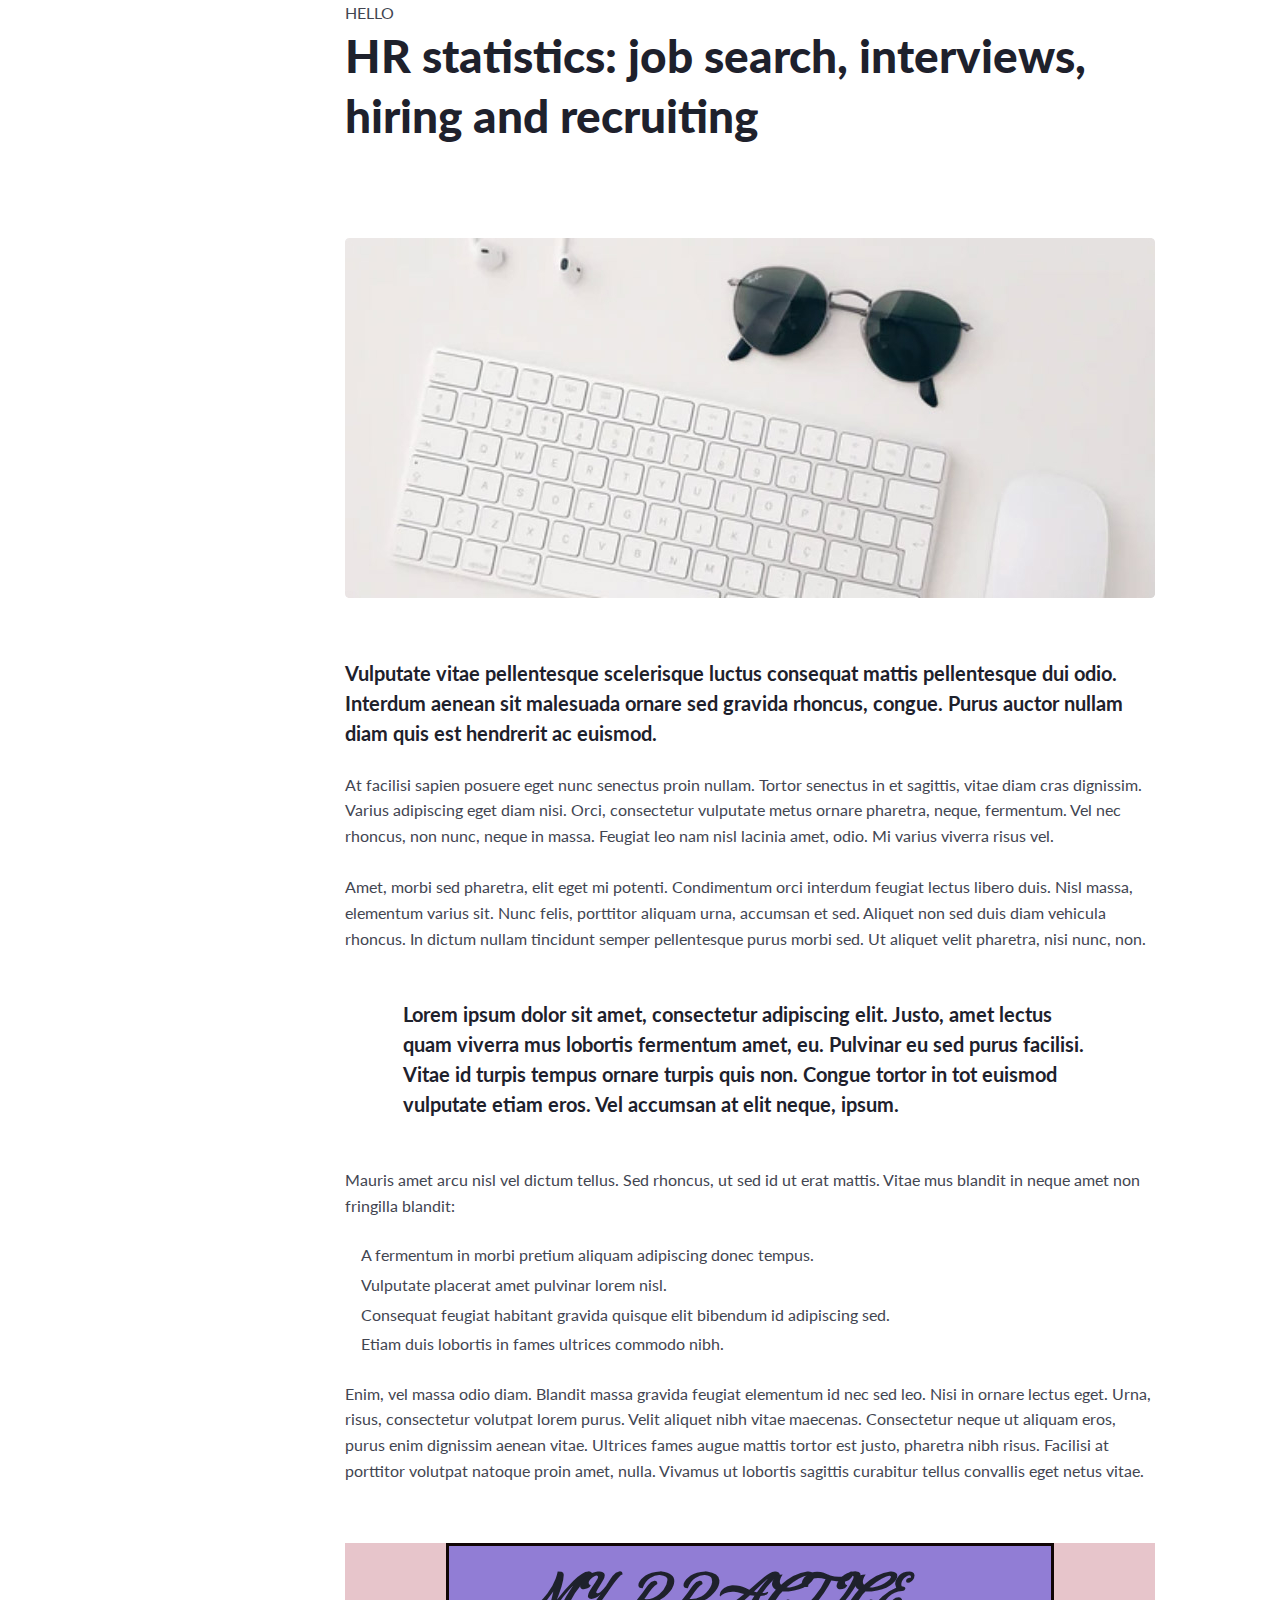
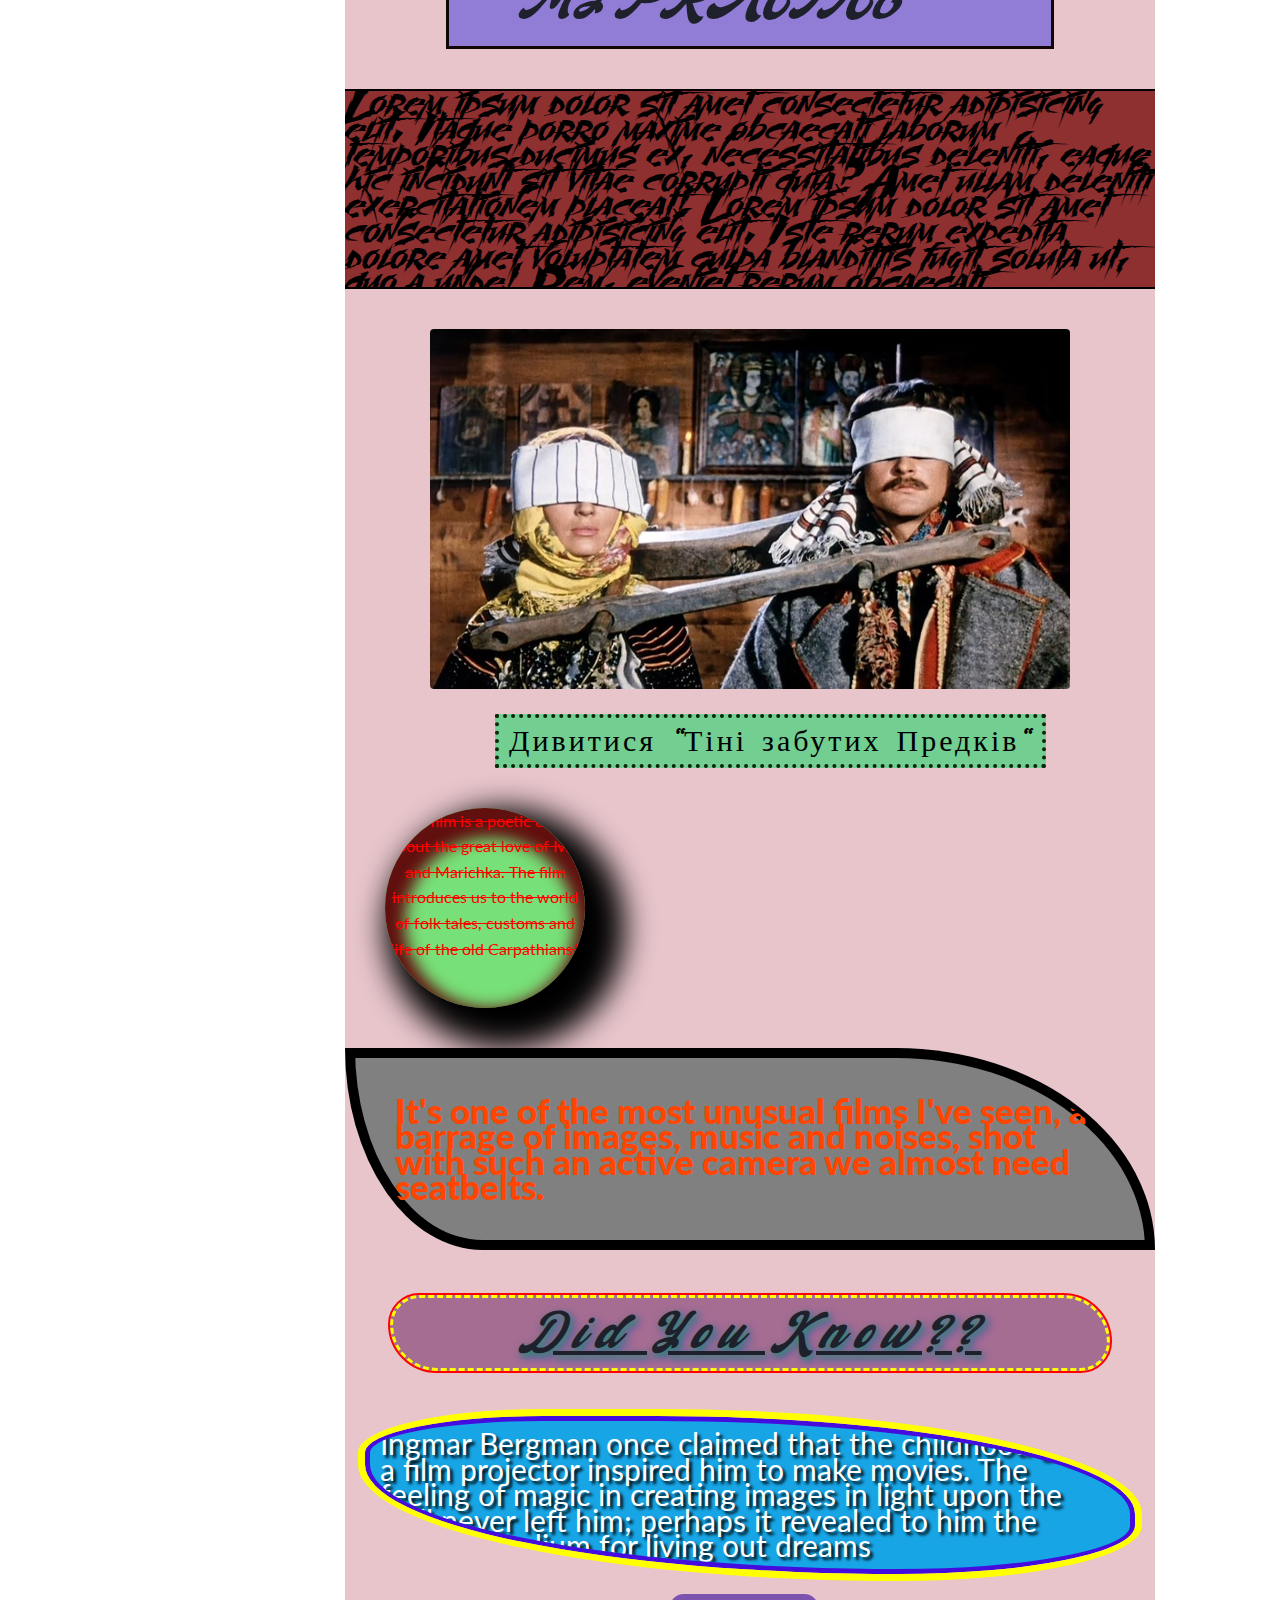
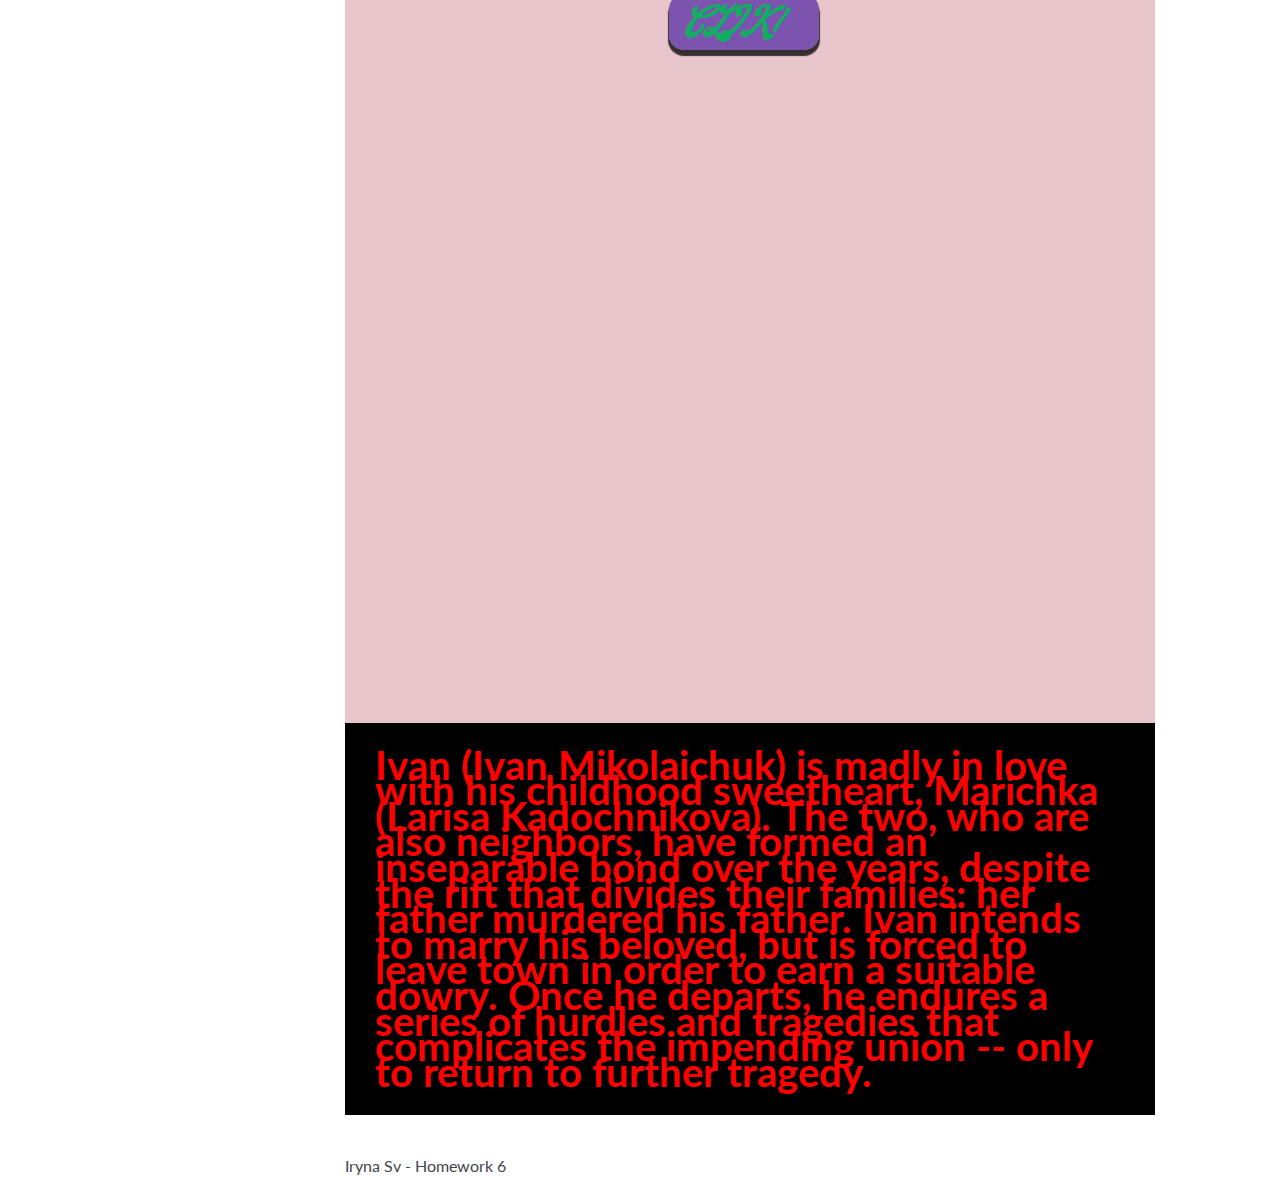
<file: lesson_6/index.html>
<!DOCTYPE html>
<html lang="en">

<head>
	<meta charset="UTF-8">
	<meta http-equiv="X-UA-Compatible" content="IE=edge">
	<meta name="viewport" content="width=device-width, initial-scale=1.0">
	<title>Lesson 6</title>
	<link rel="stylesheet" href="css/reset.css">
	<link rel="stylesheet" href="css/style.css">
</head>

<body>
	<header>HELLO</header>
	<main>
		<h1>
			HR statistics: job search, interviews, hiring and recruiting
		</h1>
		<img src="img/sunglasses.jpg" alt="picture of cool sunglasses">
		<div class="part-one">
			<h2>
				Vulputate vitae pellentesque scelerisque luctus consequat mattis pellentesque dui odio. Interdum aenean sit
				malesuada ornare sed gravida rhoncus, congue. Purus auctor nullam diam quis est hendrerit ac euismod.
			</h2>
			<p class="margin">
				At facilisi sapien posuere eget nunc senectus proin nullam. Tortor senectus in et sagittis, vitae diam cras
				dignissim. Varius adipiscing eget diam nisi. Orci, consectetur vulputate metus ornare pharetra, neque,
				fermentum. Vel nec rhoncus, non nunc, neque in massa. Feugiat leo nam nisl lacinia amet, odio. Mi varius
				viverra risus vel.
			</p>
			<p>
				Amet, morbi sed pharetra, elit eget mi potenti. Condimentum orci interdum feugiat lectus libero duis. Nisl
				massa, elementum varius sit. Nunc felis, porttitor aliquam urna, accumsan et sed. Aliquet non sed duis diam
				vehicula rhoncus. In dictum nullam tincidunt semper pellentesque purus morbi sed. Ut aliquet velit pharetra,
				nisi nunc, non.
			</p>
		</div>
		<div class="part-two">
			<h2>
				Lorem ipsum dolor sit amet, consectetur adipiscing elit. Justo, amet lectus quam viverra mus lobortis
				fermentum amet, eu. Pulvinar eu sed purus facilisi. Vitae id turpis tempus ornare turpis quis non. Congue
				tortor in tot euismod vulputate etiam eros. Vel accumsan at elit neque, ipsum.
			</h2>
			<p>
				Mauris amet arcu nisl vel dictum tellus. Sed rhoncus, ut sed id ut erat mattis. Vitae mus blandit in neque
				amet non fringilla blandit:
			</p>
			<ul>
				<li>A fermentum in morbi pretium aliquam adipiscing donec tempus.</li>
				<li>Vulputate placerat amet pulvinar lorem nisl.</li>
				<li>Consequat feugiat habitant gravida quisque elit bibendum id adipiscing sed.</li>
				<li>Etiam duis lobortis in fames ultrices commodo nibh.</li>
			</ul>
			<p class="margin">
				Enim, vel massa odio diam. Blandit massa gravida feugiat elementum id nec sed leo. Nisi in ornare lectus
				eget. Urna, risus, consectetur volutpat lorem purus. Velit aliquet nibh vitae maecenas. Consectetur neque ut
				aliquam eros, purus enim dignissim aenean vitae. Ultrices fames augue mattis tortor est justo, pharetra nibh
				risus. Facilisi at porttitor volutpat natoque proin amet, nulla. Vivamus ut lobortis sagittis curabitur
				tellus convallis eget netus vitae.
			</p>
		</div>
		<div id="backgroundcolor">
			<div class="my-part">
				<h2>
					MY PRACTICE
				</h2>
				<p class="martyric">
					Lorem ipsum dolor sit amet consectetur adipisicing elit. Itaque porro maxime obcaecati laborum temporibus
					ducimus ex, necessitatibus deleniti, eaque hic incidunt sit vitae corrupti quia? Amet ullam deleniti
					exercitationem placeat! Lorem ipsum dolor sit amet consectetur adipisicing elit. Iste rerum expedita
					dolore
					amet voluptatem culpa blanditiis fugit soluta ut, quo a unde! Rem, eveniet rerum obcaecati asperiores
					molestiae repellat corrupti! Lorem ipsum dolor sit amet consectetur adipisicing elit. Delectus, accusamus
					animi similique fuga voluptatem exercitationem! Saepe itaque culpa aliquid accusantium eveniet eligendi
					corporis fuga quisquam, ipsum distinctio magnam temporibus numquam. Lorem ipsum dolor sit amet
					consectetur
					adipisicing elit. Consectetur ratione fuga velit dolor repellat accusantium! In obcaecati consectetur id
					quis, porro dolor, consequatur deserunt ipsum cumque, est omnis non similique! Lorem ipsum dolor sit,
					amet
					consectetur adipisicing elit. Corporis, doloribus maiores dignissimos vitae tempora nostrum veniam
					molestias
					ipsum, iure minima atque illum laborum quasi porro. Neque, cum aliquam! Veniam, optio.
				</p>
				<img title="Тіні забутих предків" src="img/shadows.jpg" alt="Кадр з фільму">
				<a target="_blank" href="https://www.youtube.com/watch?v=T3kMo7wtHpg&t=1844s">Дивитися "Тіні забутих
					Предків"</a>
			</div>
			<div class="circule">
				"This film is a poetic drama about the great love of Ivan and Marichka. The film introduces us to the world
				of
				folk tales, customs and life of the old Carpathians."
			</div>
			<div class="disability">
				It's one of the most unusual films I've seen, a barrage of images, music and noises, shot with such an
				active camera we almost need seatbelts.
			</div>
			<div class="facts">
				<h2>
					Did You Know??
				</h2>
				<p>
					Ingmar Bergman once claimed that the childhood gift of a film projector inspired him to make movies. The
					feeling of magic in creating images in light upon the wall never left him; perhaps it revealed to him the
					perfect medium for living out dreams
				</p>
				<div class="button">
					CLIK!
				</div>
			</div>
			<div>
				<p class="opacity">
					Watching "Shadows of Our Forgotten Ancestors" is like that moment of discovery: it makes us feel the same
					joy some have felt in discovering Bresson or Godard, the joy of finding out what film can do. It is
					understanding the director's joy in putting pictures together to tell a story (like a painter finding
					just the right colors to paint a myth). The movie, a sort of folk- Ukrainian "Romeo and Juliet," bursts
					with passion and physicality, chasing its protagonists through some of the most wild and beautiful
					landscapes ever caught on film. Yet the real romance here is between director Parajanov and the camera,
					which swoons and runs and bounds as ardently as any young lover, whether falling like a tree to the
					ground or spinning through a field or moping grief-stricken in a corner. Parajanov, like a honeymooning
					bridegroom, tries everything; he veers from silent-film subtitles to new-wave editing gimmicks to Russian
					iconography within seconds, and yet the tricks never feel anachronistic. From a torchlit search along a
					river to witchcraft in a lightning storm to the simple, painful clarity of the hero's eyes, the movie
					exudes a pagan wildness. (How he smuggled it past Soviet aesthetics is anybody's guess.)
				</p>
				<p class="visibility">
					Ivan (Ivan Mikolaichuk) is madly in love with his childhood sweetheart, Marichka (Larisa Kadochnikova).
					The two, who are also neighbors, have formed an inseparable bond over the years, despite the rift that
					divides their families: her father murdered his father. Ivan intends to marry his beloved, but is forced
					to leave town in order to earn a suitable dowry. Once he departs, he endures a series of hurdles and
					tragedies that complicates the impending union -- only to return to further tragedy.
				</p>
			</div>
		</div>
	</main>
	<footer>
		Iryna Sv - Homework 6
	</footer>
</body>

</html>
</file>
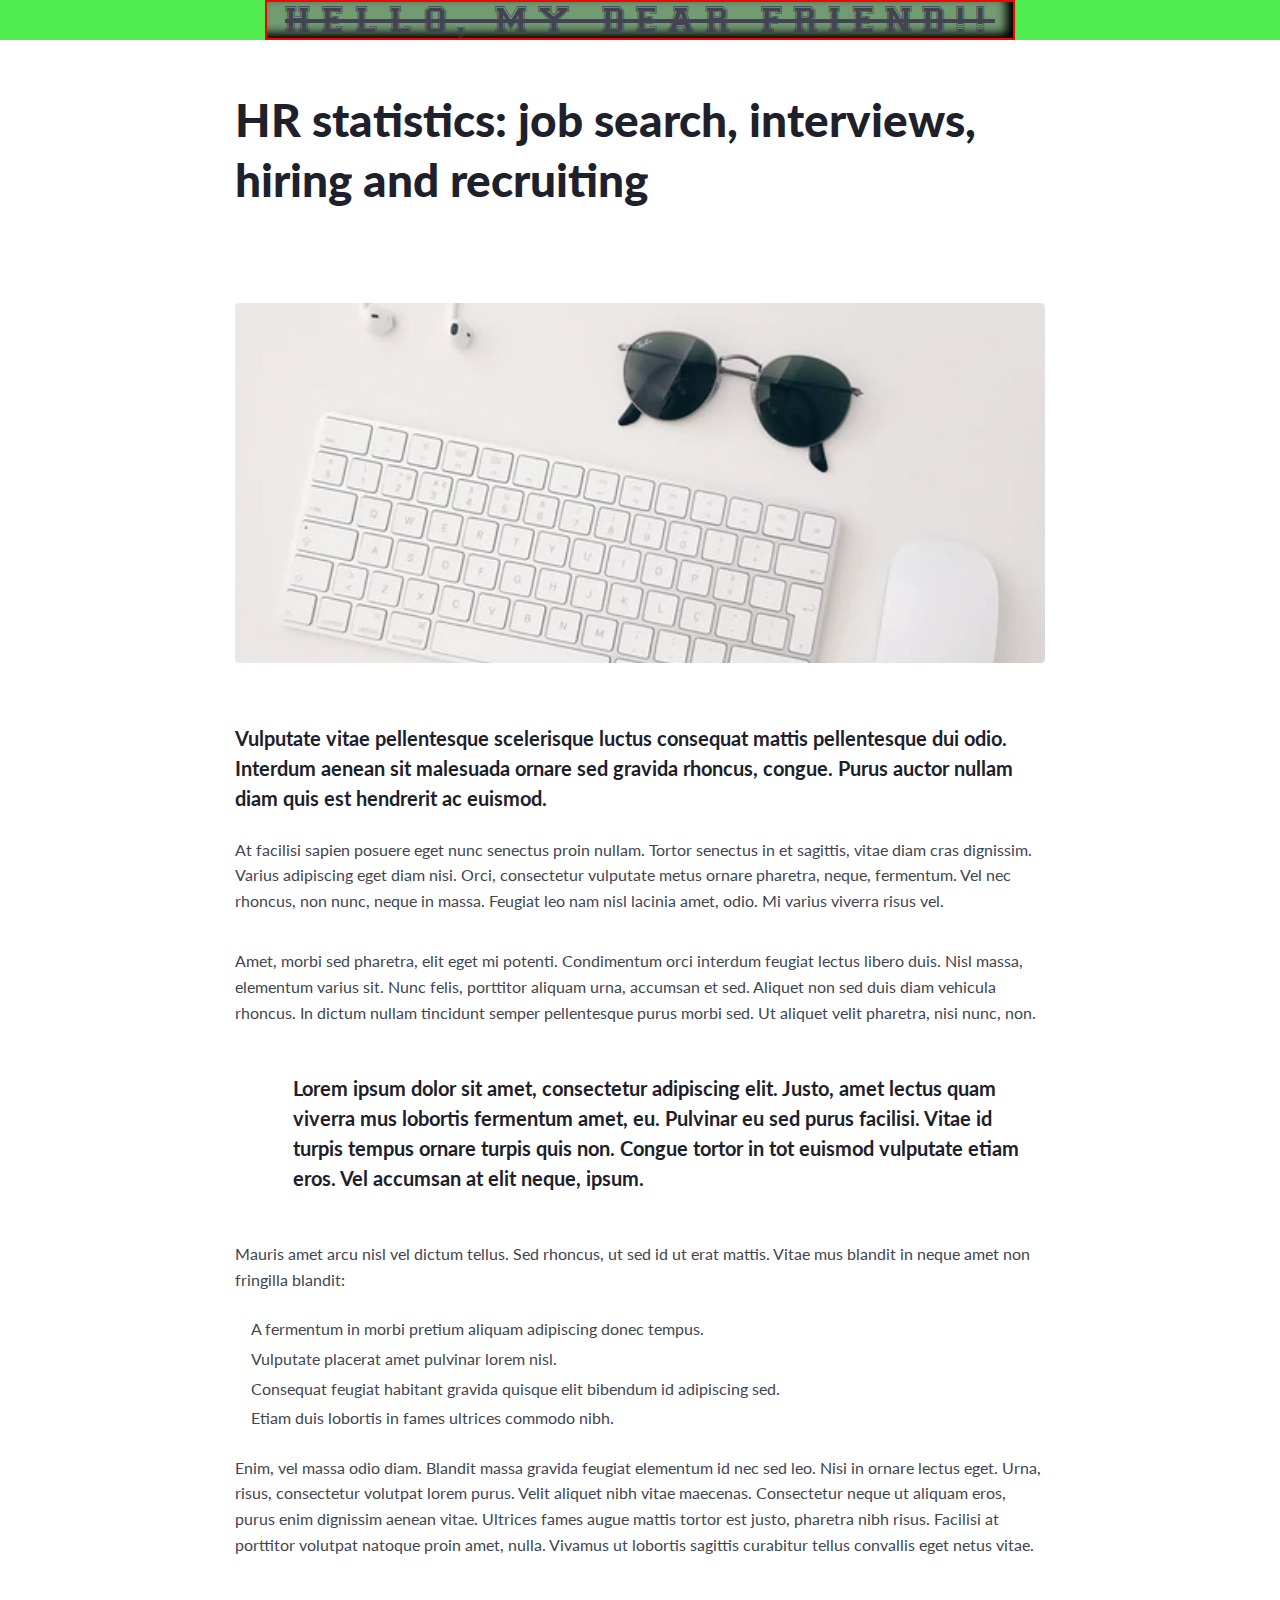
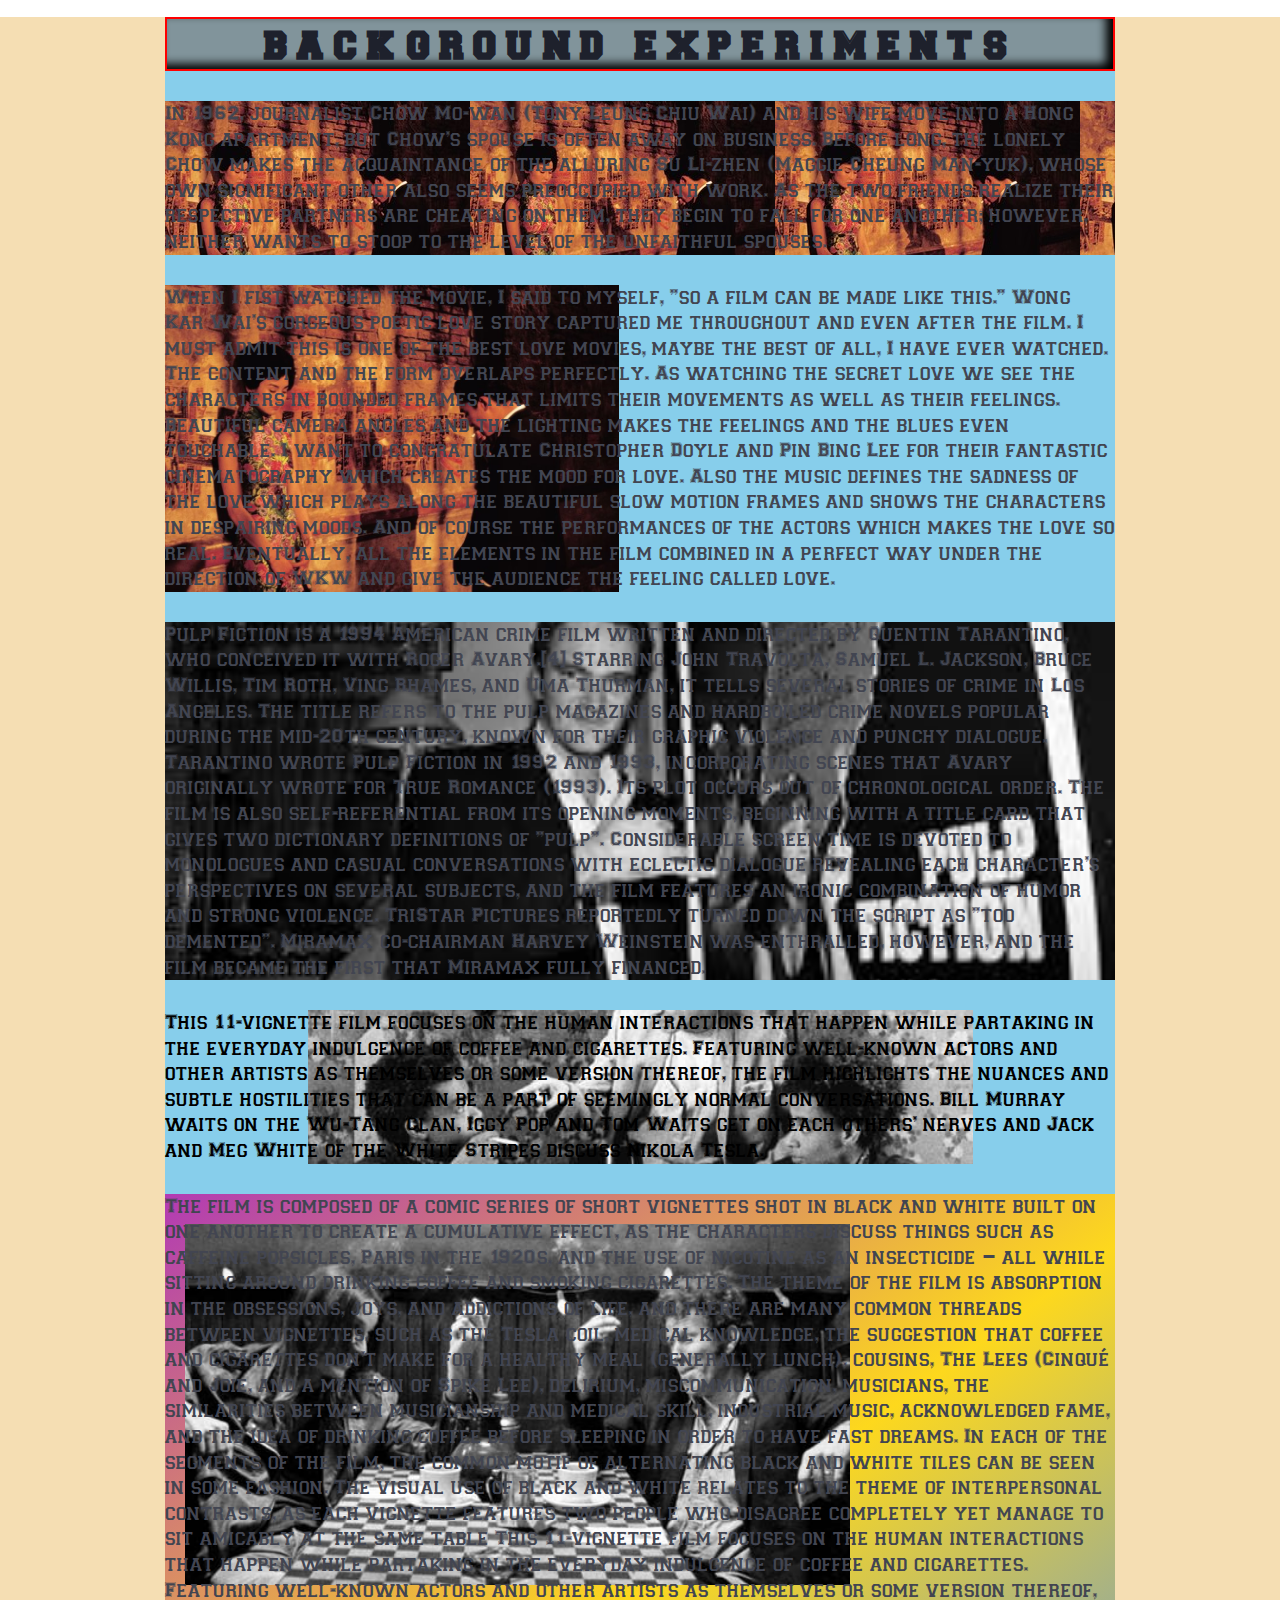
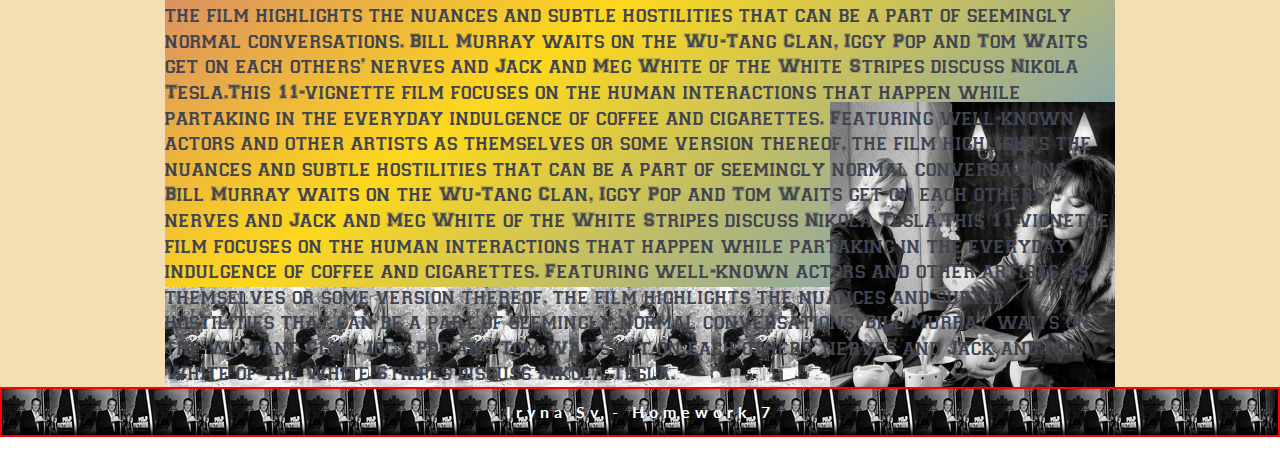
<file: lesson_7/index.html>
<!DOCTYPE html>
<html lang="en">

<head>
	<meta charset="UTF-8">
	<meta http-equiv="X-UA-Compatible" content="IE=edge">
	<meta name="viewport" content="width=device-width, initial-scale=1.0">
	<title>Lesson 7</title>
	<link rel="stylesheet" href="css/reset.css">
	<link rel="stylesheet" href="css/style.css">
</head>

<body>
	<header>
		<div class="header-container">
			HELLO, MY DEAR FRIEND!!
		</div>
	</header>
	<main>
		<div class="part-one">
			<div class="__container-two">
				<h1>
					HR statistics: job search, interviews, hiring and recruiting
				</h1>
				<img src="img/glasses.jpg" alt="picture of cool sunglasses">
				<h2>
					Vulputate vitae pellentesque scelerisque luctus consequat mattis pellentesque dui odio. Interdum aenean
					sit
					malesuada ornare sed gravida rhoncus, congue. Purus auctor nullam diam quis est hendrerit ac euismod.
				</h2>
				<p class="margin">
					At facilisi sapien posuere eget nunc senectus proin nullam. Tortor senectus in et sagittis, vitae diam
					cras
					dignissim. Varius adipiscing eget diam nisi. Orci, consectetur vulputate metus ornare pharetra, neque,
					fermentum. Vel nec rhoncus, non nunc, neque in massa. Feugiat leo nam nisl lacinia amet, odio. Mi varius
					viverra risus vel.
				</p>
				<p>
					Amet, morbi sed pharetra, elit eget mi potenti. Condimentum orci interdum feugiat lectus libero duis.
					Nisl
					massa, elementum varius sit. Nunc felis, porttitor aliquam urna, accumsan et sed. Aliquet non sed duis
					diam
					vehicula rhoncus. In dictum nullam tincidunt semper pellentesque purus morbi sed. Ut aliquet velit
					pharetra,
					nisi nunc, non.
				</p>
			</div>
		</div>
		<div class="part-two">
			<div class="__container-three">
				<h2>
					Lorem ipsum dolor sit amet, consectetur adipiscing elit. Justo, amet lectus quam viverra mus lobortis
					fermentum amet, eu. Pulvinar eu sed purus facilisi. Vitae id turpis tempus ornare turpis quis non. Congue
					tortor in tot euismod vulputate etiam eros. Vel accumsan at elit neque, ipsum.
				</h2>
				<p>
					Mauris amet arcu nisl vel dictum tellus. Sed rhoncus, ut sed id ut erat mattis. Vitae mus blandit in
					neque
					amet non fringilla blandit:
				</p>
				<ul>
					<li>A fermentum in morbi pretium aliquam adipiscing donec tempus.</li>
					<li>Vulputate placerat amet pulvinar lorem nisl.</li>
					<li>Consequat feugiat habitant gravida quisque elit bibendum id adipiscing sed.</li>
					<li>Etiam duis lobortis in fames ultrices commodo nibh.</li>
				</ul>
				<p class="margin">
					Enim, vel massa odio diam. Blandit massa gravida feugiat elementum id nec sed leo. Nisi in ornare lectus
					eget. Urna, risus, consectetur volutpat lorem purus. Velit aliquet nibh vitae maecenas. Consectetur neque
					ut
					aliquam eros, purus enim dignissim aenean vitae. Ultrices fames augue mattis tortor est justo, pharetra
					nibh
					risus. Facilisi at porttitor volutpat natoque proin amet, nulla. Vivamus ut lobortis sagittis curabitur
					tellus convallis eget netus vitae.
				</p>
			</div>
		</div>
		<div class="background">
			<div class="background-container">
				<h2>background experiments</h2>
				<p class="one">
					In 1962, journalist Chow Mo-wan (Tony Leung Chiu Wai) and his wife move into a Hong Kong apartment, but
					Chow's spouse is often away on business. Before long, the lonely Chow makes the acquaintance of the
					alluring Su Li-zhen (Maggie Cheung Man-yuk), whose own significant other also seems preoccupied with
					work. As the two friends realize their respective partners are cheating on them, they begin to fall for
					one another; however, neither wants to stoop to the level of the unfaithful spouses.
				</p>
				<p class="two">
					When I fist watched the movie, I said to myself, "so a film can be made like this." Wong Kar Wai's
					gorgeous poetic love story captured me throughout and even after the film. I must admit this is one of
					the best love movies, maybe the best of all, I have ever watched. The content and the form overlaps
					perfectly. As watching the secret love we see the characters in bounded frames that limits their
					movements as well as their feelings. Beautiful camera angles and the lighting makes the feelings and the
					blues even touchable. I want to congratulate Christopher Doyle and Pin Bing Lee for their fantastic
					cinematography which creates the mood for love. Also the music defines the sadness of the love which
					plays along the beautiful slow motion frames and shows the characters in despairing moods. And of course
					the performances of the actors which makes the love so real. Eventually, all the elements in the film
					combined in a perfect way under the direction of WKW and give the audience the feeling called love.
				</p>
				<p class="three">
					Pulp Fiction is a 1994 American crime film written and directed by Quentin Tarantino, who conceived it
					with Roger Avary.[4] Starring John Travolta, Samuel L. Jackson, Bruce Willis, Tim Roth, Ving Rhames, and
					Uma Thurman, it tells several stories of crime in Los Angeles. The title refers to the pulp magazines and
					hardboiled crime novels popular during the mid-20th century, known for their graphic violence and punchy
					dialogue. Tarantino wrote Pulp Fiction in 1992 and 1993, incorporating scenes that Avary originally wrote
					for True Romance (1993). Its plot occurs out of chronological order. The film is also self-referential
					from its opening moments, beginning with a title card that gives two dictionary definitions of "pulp".
					Considerable screen time is devoted to monologues and casual conversations with eclectic dialogue
					revealing each character's perspectives on several subjects, and the film features an ironic combination
					of humor and strong violence. TriStar Pictures reportedly turned down the script as "too demented".
					Miramax co-chairman Harvey Weinstein was enthralled, however, and the film became the first that Miramax
					fully financed.
				</p>
				<p class="four">
					This 11-vignette film focuses on the human interactions that happen while partaking in the everyday
					indulgence of coffee and cigarettes. Featuring well-known actors and other artists as themselves or some
					version thereof, the film highlights the nuances and subtle hostilities that can be a part of seemingly
					normal conversations. Bill Murray waits on the Wu-Tang Clan, Iggy Pop and Tom Waits get on each others'
					nerves and Jack and Meg White of the White Stripes discuss Nikola Tesla.
				</p>
				<p class="five">
					The film is composed of a comic series of short vignettes shot in black and white built on one another to
					create a cumulative effect, as the characters discuss things such as caffeine popsicles, Paris in the
					1920s, and the use of nicotine as an insecticide – all while sitting around drinking coffee and smoking
					cigarettes. The theme of the film is absorption in the obsessions, joys, and addictions of life, and
					there are many common threads between vignettes, such as the Tesla coil, medical knowledge, the
					suggestion that coffee and cigarettes don't make for a healthy meal (generally lunch), cousins, The Lees
					(Cinqué and Joie, and a mention of Spike Lee), delirium, miscommunication, musicians, the similarities
					between musicianship and medical skill, industrial music, acknowledged fame, and the idea of drinking
					coffee before sleeping in order to have fast dreams. In each of the segments of the film, the common
					motif of alternating black and white tiles can be seen in some fashion. The visual use of black and white
					relates to the theme of interpersonal contrasts, as each vignette features two people who disagree
					completely yet manage to sit amicably at the same table This 11-vignette film focuses on the human
					interactions that happen while partaking in the everyday indulgence of coffee and cigarettes. Featuring
					well-known actors and other artists as themselves or some version thereof, the film highlights the
					nuances and subtle hostilities that can be a part of seemingly normal conversations. Bill Murray waits on
					the Wu-Tang Clan, Iggy Pop and Tom Waits get on each others' nerves and Jack and Meg White of the White
					Stripes discuss Nikola Tesla.This 11-vignette film focuses on the human interactions that happen while
					partaking in the everyday indulgence of coffee and cigarettes. Featuring well-known actors and other
					artists as themselves or some version thereof, the film highlights the nuances and subtle hostilities
					that can be a part of seemingly normal conversations. Bill Murray waits on the Wu-Tang Clan, Iggy Pop and
					Tom Waits get on each others' nerves and Jack and Meg White of the White Stripes discuss Nikola
					Tesla.This 11-vignette film focuses on the human interactions that happen while partaking in the everyday
					indulgence of coffee and cigarettes. Featuring well-known actors and other artists as themselves or some
					version thereof, the film highlights the nuances and subtle hostilities that can be a part of seemingly
					normal conversations. Bill Murray waits on the Wu-Tang Clan, Iggy Pop and Tom Waits get on each others'
					nerves and Jack and Meg White of the White Stripes discuss Nikola Tesla.
				</p>
			</div>
		</div>
	</main>
	<footer>
		<p class="foot-cont"> Iryna Sv - Homework 7</p>
	</footer>
</body>

</html>
</file>
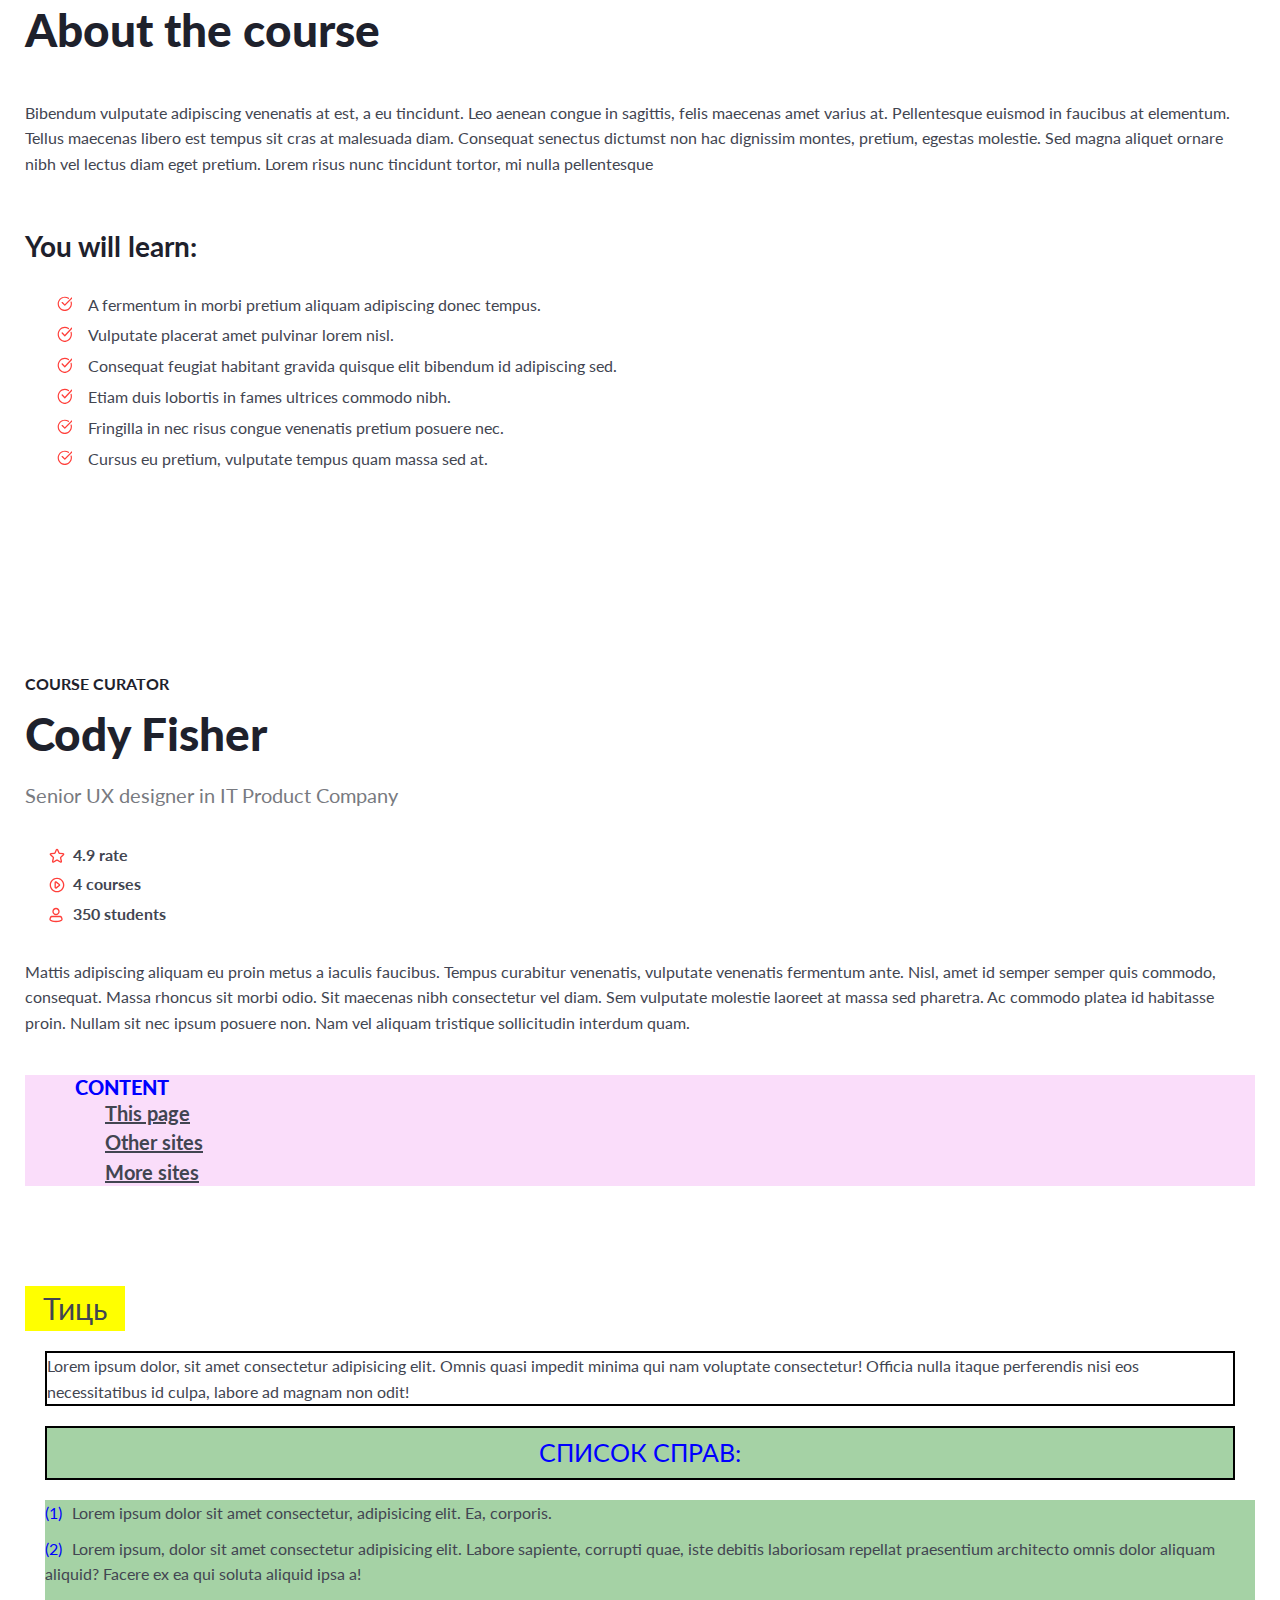
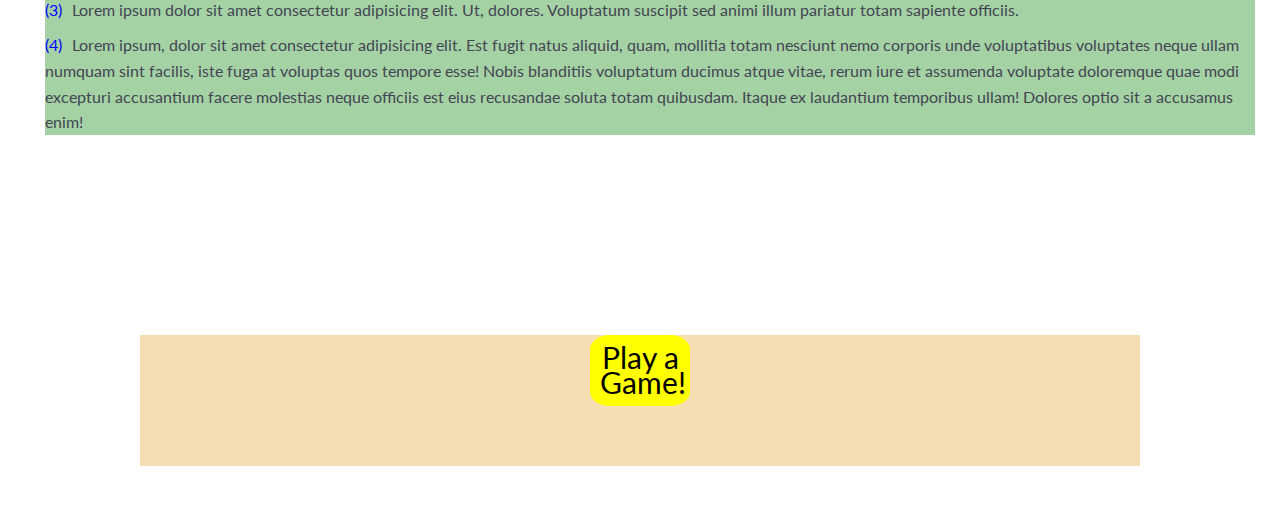
<file: lesson_8/index.html>
<!DOCTYPE html>
<html lang="zxx">

<head>
	<meta charset="UTF-8">
	<meta http-equiv="X-UA-Compatible" content="IE=edge">
	<meta name="viewport" content="width=device-width, initial-scale=1.0">
	<title>Lesson 8</title>
	<link rel="stylesheet" href="css/reset.css">
	<link rel="stylesheet" href="css/style.css">
</head>

<body>
	<header>

	</header>
	<main>
		<div class="block1">
			<h2 id="top">
				About the course
			</h2>
			<p class="first">
				Bibendum vulputate adipiscing venenatis at est, a eu tincidunt. Leo aenean congue in sagittis, felis
				maecenas amet varius at. Pellentesque euismod in faucibus at elementum. Tellus maecenas libero est tempus
				sit cras at malesuada diam. Consequat senectus dictumst non hac dignissim montes, pretium, egestas molestie.
				Sed magna aliquet ornare nibh vel lectus diam eget pretium. Lorem risus nunc tincidunt tortor, mi nulla
				pellentesque
			</p>
			<h3>
				You will learn:
			</h3>
			<ul>
				<li>A fermentum in morbi pretium aliquam adipiscing donec tempus.</li>
				<li>Vulputate placerat amet pulvinar lorem nisl.</li>
				<li>Consequat feugiat habitant gravida quisque elit bibendum id adipiscing sed.</li>
				<li>Etiam duis lobortis in fames ultrices commodo nibh.</li>
				<li>Fringilla in nec risus congue venenatis pretium posuere nec.</li>
				<li>Cursus eu pretium, vulputate tempus quam massa sed at. </li>
			</ul>
		</div>
		<div class="block2">
			<h4>Course curator</h4>
			<h2>Cody Fisher </h2>
			<p>Senior UX designer in IT Product Company</p>
			<ul>
				<li class="star">4.9 rate</li>
				<li class="button">4 courses</li>
				<li class="human">350 students</li>
			</ul>
			<p id="bottom">
				Mattis adipiscing aliquam eu proin metus a iaculis faucibus. Tempus curabitur venenatis, vulputate venenatis
				fermentum ante. Nisl, amet id semper semper quis commodo, consequat. Massa rhoncus sit morbi odio. Sit
				maecenas nibh consectetur vel diam. Sem vulputate molestie laoreet at massa sed pharetra. Ac commodo platea
				id habitasse proin. Nullam sit nec ipsum posuere non. Nam vel aliquam tristique sollicitudin interdum quam.
			</p>
		</div>
		<div class="practice">
			<p class="nav-one">CONTENT</p>
			<ul class="nav">
				<li> This page
					<ul>
						<li><a href="#top">TOP</a></li>
						<li><a href="#bottom">BOTTOM</a></li>
					</ul>
				</li>
				<li>Other sites
					<ul>
						<li><a target="_blank" href="https://www.rottentomatoes.com/">Rotten Tomatoes</a></li>
						<li><a target="_blank" href="https://www.youtube.com/">You!Tube</a></li>
					</ul>
				</li>
				<li>More sites
					<ul>
						<li><a target="_blank" href="https://www.filmacademie.ahk.nl/">Films</a></li>
						<li> <a target="_blank" href="https://food.obozrevatel.com/">Foood</a></li>
					</ul>
				</li>
			</ul>
		</div>
		<div class="practise-two">
			<p class="practice-two__button">
				<a href="#img">Тиць</a>
			</p>
			<img class="botton" id="img" src="img/coffee.jpg" alt="picture">
		</div>
		<div class="practice-three">
			<p>Lorem ipsum dolor, sit amet consectetur adipisicing elit. Omnis quasi impedit minima qui nam voluptate
				consectetur! Officia nulla itaque perferendis nisi eos necessitatibus id culpa, labore ad magnam non odit!
			</p>
			<p class="ol">Список справ:</p>
			<ol>
				<li>Lorem ipsum dolor sit amet consectetur, adipisicing elit. Ea, corporis.</li>
				<li>Lorem ipsum, dolor sit amet consectetur adipisicing elit. Labore sapiente, corrupti quae, iste debitis
					laboriosam repellat praesentium architecto omnis dolor aliquam aliquid? Facere ex ea qui soluta aliquid
					ipsa a!</li>
				<li>Lorem ipsum dolor sit amet consectetur adipisicing elit. Ut, dolores. Voluptatum suscipit sed animi
					illum pariatur totam sapiente officiis.</li>
				<li>Lorem ipsum, dolor sit amet consectetur adipisicing elit. Est fugit natus aliquid, quam, mollitia totam
					nesciunt nemo corporis unde voluptatibus voluptates neque ullam numquam sint facilis, iste fuga at
					voluptas quos tempore esse! Nobis blanditiis voluptatum ducimus atque vitae, rerum iure et assumenda
					voluptate doloremque quae modi excepturi accusantium facere molestias neque officiis est eius recusandae
					soluta totam quibusdam. Itaque ex laudantium temporibus ullam! Dolores optio sit a accusamus enim!</li>
			</ol>
		</div>
		<div class="game">
			<p class="click"> <a href="#click">Play a Game!</a></p>
			<p class="game-one" id="click">mew</p>
			<p class="game-two">mew</p>
			<p class="game-three">mew</p>
		</div>

	</main>
	<footer>

	</footer>
</body>

</html>
</file>
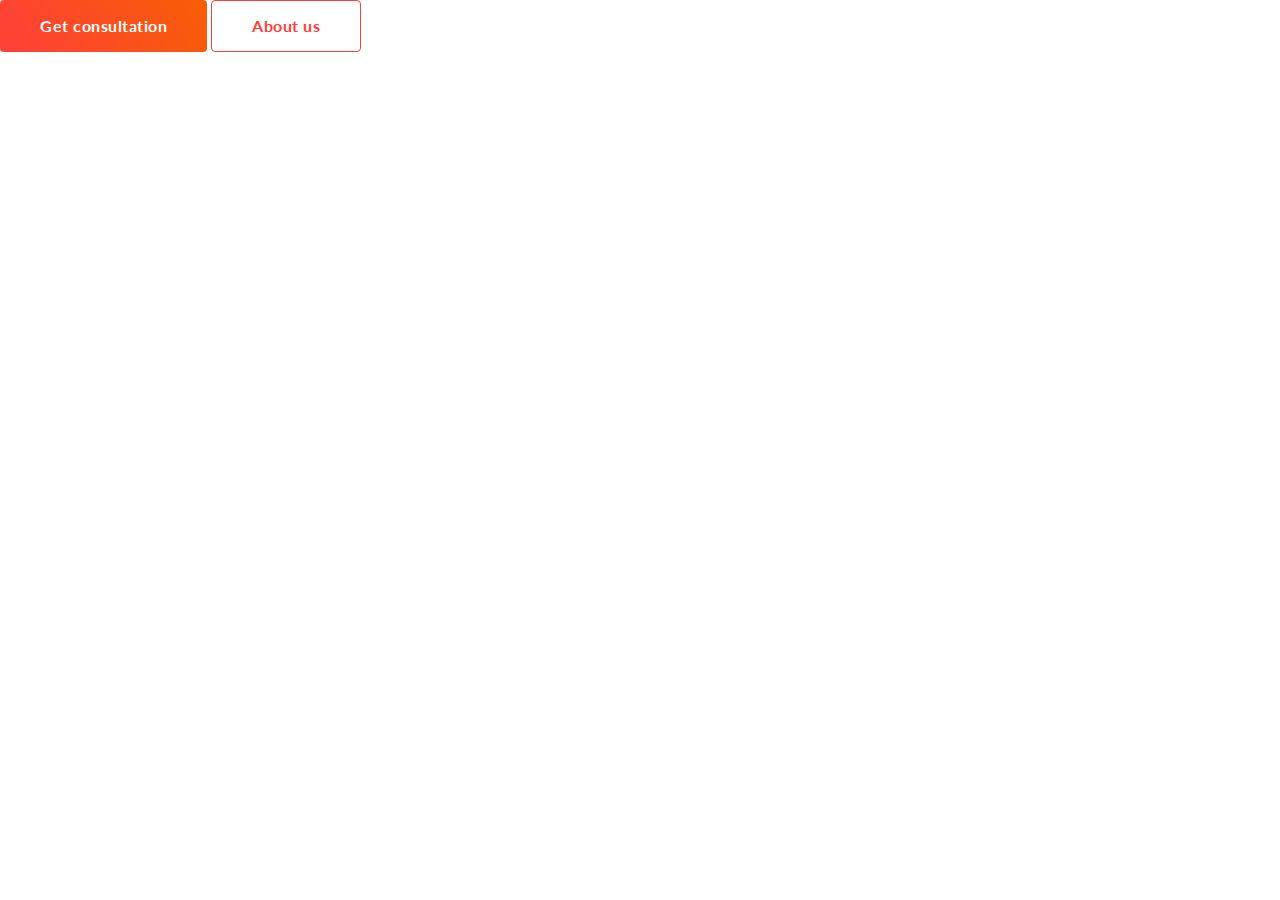
<file: lesson_15/_common.html>
<!DOCTYPE html>
<html lang="en">
<head>
	<meta charset="UTF-8">
	<meta http-equiv="X-UA-Compatible" content="IE=edge">
	<meta name="viewport" content="width=device-width, initial-scale=1.0">
	<link rel="stylesheet" href="css/reset.css">
	<link rel="stylesheet" href="css/style.css">
	<link rel="stylesheet" href="css/common.css">
	<title>Common stuff</title>
</head>
<body>
	<div class="wrapper">
		<main class="page">
			<!-- button -->
			<a href="" class="button">
				<span>Get consultation</span>
			</a>
			<a href="" class="button button--border">
				<span>About us</span>
			</a>
		</main>
	</div>
</body>
</html>
</file>
<file: lesson_11/css/style.css>
.wrapper{
	position: relative;
	/* overflow: hidden; */
	min-height: 100%;
}
.experiments__container{
	max-width: 1000px;
	background-color: rgba(128, 128, 128, 0.447);
	margin: 0 auto;
	position: relative;
	margin-bottom: 50px;
}
.experiments__container::before{
	content:"";
	background: url("../img/rubber_chik.png") 0 0 / 100% no-repeat;
	display: inline-block;
	height: 50px;
	width: 60px;
	position: absolute;
	left: 10px;
	top: 10px;
}
.experiments__title{
	text-align: center;
}
h1{
	font-size: 45px;
	margin-bottom: 20px;
}
h2{
	font-size: 30px;
	margin-bottom: 15px;

}
.blocks{
	min-height: 300px;
	max-width: 800px;
	background: url("../img/rubber_chik.png") -150px 0 / 100% no-repeat fixed;
	margin: 0 auto;
	margin-bottom: 20px;
}
.experiments__block{
	max-width: 700px;
	max-height: 200px;
	overflow: hidden;
	background-color: rgba(255, 0, 0, 0.436);
	margin: 0 auto;
	text-transform: uppercase;
	border: 1px solid green;
}
.experiments__block--black{
	background-color: rgba(0, 0, 0, 0.763);
	text-transform: capitalize;
	border-radius: 20px;
	color: white;
	z-index: 1;
}
.experiments__block--pic{
	max-width: 400px;
	outline: 1px solid red;
	border-radius: 30% 70% 27% 73% / 67% 12% 88% 33%;
	z-index: 1;
	position: absolute;
	right: 150px;
	top: 150px;
}
.experiments__block--left {
	position: relative;
	right: 100px;
	top: 100px;
}

.experiments__fixed-chik{
	max-width: 800px;
	margin: 0 auto;
	border: 2px solid black;
	position: relative;
	margin-bottom: 50px;
}
.experiments__fixed-chik::before{
	content:"";
	background: url("../img/rubber_chik.png") 0 0 / 100% no-repeat;
	display: inline-block;
	height: 50px;
	width: 60px;
	position: absolute;
	left: -95px;
}
.sticky{
	padding: 20px;
	margin-bottom: 50px;
	max-width: 500px;
	margin: 0 auto;
	background-color: rgba(0, 128, 0, 0.249);
}
.sticky img{
	width: 100%;
	border: 2px solid red;
	position: sticky;
	top: 10px;
}
.sticky p{
	margin-bottom: 10px;
	border: 2px solid red;
	position: sticky;
	top: 10px;
}
.sticky p:first-child{
	background: url("../img/screen_opt.jpg") 0 0 / 100% no-repeat;
}
.sticky p:nth-child(2){
	background-color: pink;
}
.car-experiment__container{
	width: 1000px;
	height: 800px;
	margin: 0 auto;
	position: relative;
	margin-bottom: 50px;
	background: url("../img/idaho_road_opt.jpg") 0 0 / 100% no-repeat;
}
.car__body img {
max-width: 500px;
position: absolute;
top: 500px;
left: 400px;
}
.car__wheel-one img{
	max-width: 100px;
	position:absolute;
	top: 550px;
	left: 450px;
}
.car__wheel-two img {
	max-width: 100px;
	position:absolute;
	top: 540px;
	right: 140px;
}

.door img{
	max-width: 170px;
	position:absolute;
	top: 510px;
	right: 257px;
}
.windshield img {
	max-width: 100px;
	position:absolute;
	top: 490px;
	right: 340px;
}
</file>
<file: lesson_12/css/style.css>
.wrapper{
	position: relative;
	overflow: hidden;
	min-height: 100%;
}
.menu__container {
	width: 100%;
	background-color: rgba(0, 0, 0, 0.792);
	position: fixed;
	z-index: 100;
}
.menu__list {
	font-size: 0px;
}
.menu__item {
	display: inline-block;
	border: 1px solid rgba(0, 0, 0, 0.418);
	font-size: 24px;
	padding: 10px;
	width: 25%;
	text-align: center;
	position: relative;
}

.submenu {
	background-color: rgba(47, 138, 163, 0.895);
	border: 1px dotted red;
	position: absolute;
	top: 100%;
	left: 0;
	width: 100%;
	text-align: left;
	opacity: 0;
	visibility: hidden;
	transition: all 0.3s ease 0s;
}
.submenu__list {
	padding: 5px;

}
.menu__item:hover .submenu{
	opacity: 1;
	visibility: visible;
}
.submenu__list:hover {
	text-decoration: underline;
}
.menu__link:hover{
	text-shadow: 2px 2px 2px green;
}

.submenu__link, .menu__link{
	color: white;

}
.practice__container{
	max-width: 1200px;
	background-color: rgba(0, 0, 0, 0.792);
	position: relative;
	top: 45px;
	margin: 0 auto;
}
.translate__pic img{
	transform: translate(260px, 40px) rotate(-25deg);
	border-radius: 59% 39% 61% 41% / 74% 26% 100% 0%;
	transition: all 0.3s ease 0s;
	margin-bottom: 150px;
}
.translate__pic:hover img{
	transform: translate(260px, 100px) rotate(360deg) scale(1.3);
	outline: 4px solid red;
}

 .dog{
	width: 200px;
	height: 200px;
	margin: 0 auto;
	margin-bottom: 100px;
	overflow: hidden;
	position: relative;
} 
.dog img{
	width: 200px;
	height: 200px;
}
.dog:hover .dog__sad{
	position: absolute;
	top: 0;
	left: 0;
}

/* .clik {
	width: 200px;
	height: 200px;
	margin: 0 auto;
	margin-bottom: 100px;
	overflow: hidden;
	 position: relative;
}
.clik__block-blue{
	width: 200px;
	height: 200px;
	background-color: blue;
}
.clik__block-black{
	background-color: black;
	color: white;
	width: 200px;
	height: 200px;
} */
.practice__landscape{
	border: 1px solid red;
	height: 500px;
	background: url("../img/opt_road.jpg") 0 0 / cover no-repeat;
	margin-bottom: 50px;
	position: relative;
}
.windgenerator{
	height: 100%;
}
.top img{
	position: absolute;
	width: 100px;
	top: 150px;
	left: 50px;
	transition: all 0.3s ease 0s;
	z-index: 5;
}
.bottom img{
	position: absolute;
	width: 150px;
	height: 200px;
	object-fit: contain;
	top: 150px;
	left: 50px;
	transform: rotate(120deg) skew(10deg, 0deg);
}
.windgenerator__button{
	background-color: #fff;
	width: 70px;
	height: 50px;
	border: 1px solid black;
	border-radius: 20%;
	text-align: center;
	padding-top: 7px;
	position: absolute;
	top: 50px;
	left: 50px;
}
.windgenerator__button:hover{
	transform: scale(1.1);
	box-shadow: -5px -10px 20px 7px rgba(1, 1, 1, 0.511);
}
.windgenerator:target .top img{
	top: 90px;
	transform: rotate(360deg);
}
.windgenerator:target .bottom img{
	top: 155px;
	left: 40px;
	transform: rotate(0deg) skew(0deg, 0deg);
}
/* ? не працює
.windgenerator:focus .windgenerator__button{
display: none;
} */
.bike__upper-part {
	position: absolute;
	left: 400px;
	top: 230px;
	transform: rotate(20deg);
}
.bike__wheel img{
	position: absolute;
	left: 510px;
	top: 340px;
	width: 80px;
	height: 80px;
	transform: rotate(30deg);
	transition: all 0.3s ease 0s;
}
.bike:hover .bike__wheel img{
	transform: rotate(720deg);
}
.train__corpus{
	transform: scale(0.3);
	transform-origin: 110% -230%;
}
.practice__second-part{
	background-color: rgba(171, 91, 104, 0.765);
	margin-bottom: 50px;
	padding-bottom: 20px;
}
.preserve-block {
	margin: 0 auto;
	width: 300px;
	height: 250px;
	background-color: rgba(27, 21, 21, 0.655);
	perspective: 300px;
	perspective-origin: -60px 0;
	transform-style: preserve-3d;
	margin-bottom: 50px;
}
.perserve-rotate {
	transform: rotateY(180deg);
	transition: all 0.3s ease 0s;
}
.preserve-block:hover .perserve-rotate{
	transform: rotateY(0deg);
}

.flip__body {
	width: 100px;
	height: 100px;
	transition: all 0.8s ease 0s;
	transform-style: preserve-3d;
	position: relative;
	margin: 0 auto;
}
.flip__front,
.flip__back {
	position: absolute;
	width: 100%;
	height: 100%;
	top: 0;
	left: 0;
	font-size: 30px;
	padding: 5px;
	padding-top: 35px;
	text-align: center;
}
.flip__front {
	z-index: 2;
	transform: rotateY(0deg);
	background-color: #fff;
	backface-visibility: hidden;
}
.flip__back {
	transform: rotateY(-180deg);
	background-color: black;
	color: white;
}
.flip:hover .flip__body {
	transform: rotateY(-180deg);
}
</file>
<file: lesson_13/css/style.css>
.wrapper{
	position: relative;
	overflow: hidden;
	min-height: 100%;
}
[class*="__container"]{
	max-width: 1200px;
	margin: 0 auto;
}
.canva{
	background-color: rgba(61, 96, 68, 0.189);
}
.smoking-girl__container{
	background-color: rgba(61, 96, 68, 0.411);
	position: relative;
	height: 600px;
	padding: 100px;
}
.face {
	width: 300px;
	position: absolute;
	left: 400px;
	top: 50px;
	z-index: 1;
}
.face img{
	width: 100%;
}
.hand{
	width: 200px;
	position: absolute;
	left: 310px;
	top: 280px;
	z-index: 4;
	animation: hand-rotate 8s ease infinite normal 0s;
}
.hand img{
	width: 100%;
}
.smoke {
	width: 260px;
	position: absolute;
	left: 200px;
	top: 180px;
	z-index: 3;
	opacity: 1;
	visibility: hidden; 
	animation: smoke 3s ease infinite alternate 4s;
}
.smoke img{
	width: 100%;
}
.opened-eye {
	width: 300px;
	position: absolute;
	left: 400px;
	top: 400px;
	z-index: 2;
	opacity: 1;
	visibility: hidden; 
	animation: eye 4s cubic-bezier(.02,.05,.96,1.02) infinite alternate 3s;
}
.opened-eye img{
	width: 100%;
}
@keyframes hand-rotate {
	0%{
		transform: rotate (0deg);
	}
	 33.3%{
		transform: rotate (3deg);
	} 
	50%{
		transform: rotate(-45deg);
		transform-origin: bottom;
	}
	83%{
		transform: rotate(-45deg);
		transform-origin: bottom;
	}
	100%{
		transform: rotate(3deg);
		transform-origin: bottom;
	}
}
@keyframes smoke {
		0%{
			opacity: 0;
			visibility: hidden;
		}
		50%{
			opacity: 1;
			visibility: visible;
		}
		100%{
			transform: scale(1.1);
			opacity: 1;
			visibility: visible;
		}
	}
	@keyframes eye {
		0%{opacity: 0;
			visibility: hidden;
		}
		2%{
			opacity: 0;
			visibility: hidden;
			left: 400px;
			top: 50px;
		}
		50%{
			opacity: 1;
			visibility: visible;
		}
		100%{
			opacity: 1;
			visibility: visible;
			left: 400px;
			top: 50px;
		}
	}
	.transition__container {
		background: url("../img/sunny_field.jpg") 0 0 / cover no-repeat;
		height: 600px;
		margin-bottom: 40px;
	}
	.windgenerator {
		height: 100%;
		position: relative;
	}
	.top img{
	position: absolute;
	width: 200px;
	top: 250px;
	z-index: 4;
	}
	.top--left img{
		left: 150px;
		transition: transform 5s ease 0s;
	}
	.top--left:hover img{
		transform: rotate(360deg);
		/* transform-origin: 250px 150px; */
	}
	.top--center img{
		left: 500px;
		transform: rotate(10deg);
		transform-origin: 140px 130px;
		transition: transform 0.3s ease 0.5s;
	}
	.top--center:hover img{
		transform: scale(1.3) rotate(20deg);
	} 
	.top--right img{
		left: 800px;
		transition: transform 0.4s linear 0s, transform-origin 0.4s linear 0s;
	}
	.top--right:hover img{
		transform: skew(20deg, 10deg);
		transform-origin: 250px 150px;
	} 

	.bottom img{
		width: 150px;
		height: 200px;
		object-fit: contain;
		position: absolute;
		top: 390px;
		z-index: 3;
	}
	.bottom--right img{
		left: 205px;
	}
	.bottom--center img{
		left: 550px;
	}
	.bottom--left img{
		left: 850px;
	}
	.day-night {
		height: 100%;
		width: 100%;
		position: relative;
	}
	.sun img{
		width: 400px;
		height: 200px;
		object-fit: cover; 
		position: absolute;
		top: 60px;
		left: 0px;
		animation: sun 16s linear infinite normal running 0s;
		z-index: 2;
	}
	.sun:hover img{
		transform: scale(1.2);
	}
	.moon img{
		position: absolute;
		top: 60px;
		right: -400px;
		width: 300px;
		animation: moon 16s linear infinite normal running 0s;
		z-index: 2;
	}
	@keyframes sun {
		0%{
			top: 60px;
			left: 0px;
		}
		15%{
			transform: rotate(-20deg);
		}
		25%{
			top: 60px;
			left: 100px;
			transform: scale(1.5) rotate(0deg);
		}
		35%{
			transform: rotate(20deg);
		}
		50%{
			top: 60px;
			left: -400px;
			transform: scale(1) rotate(0deg);
		}
		100%{
			top: 60px;
			left: -400px;
			transform: scale(1) rotate(0deg);
		}
	}
	@keyframes moon{ 
			0%{
				top: 60px;
				right: -400px;
				transform: scale(1) rotate(0deg);
			}
			50%{
				top: 60px;
				right: -400px;
				transform: scale(1) rotate(0deg);
			}
			75%{
				transform: rotate(20deg);
			}
			80%{
				top: 60px;
				right: 100px;
				transform: scale(1.2) rotate(0deg);
			}
			90%{
				transform: rotate(20deg);
			}
			100%{
				top: 60px;
				right: -400px;
				transform: scale(1) rotate(0deg);
			}
		}
		.windgenerator::after{
			content: "";
			position: absolute;
			width: 100%;
			height: 100%;
			top: 0;
			right: -1200px;
			z-index: 1;
			background-color: rgba(0, 0, 0, 0.699);
			animation: shadow 16s linear infinite normal running;
		}
		 @keyframes shadow {
			0%{
				top: 0;
				right: -1200px;
			}
			55%{
				top: 0;
				right: -1200px;
			}
			85%{
				top: 0;
				left: 0px;
			}
			100%{
				top: 0;
				right: -1200px;
			}
		}
		.other{
			position: relative;
			min-height: 200px;
		}
		.other__title{
			position: absolute;
			left: 50%;
			top: 0;
			width: 700px;
			background-color: rgba(73, 94, 103, 0.836);
			transform: translate(-50%, 0px);
			padding: 20px;
			overflow: hidden;
		}
		.other__title h1, 
		h2{ 
			text-transform: uppercase;
			transform: translate(-100%, 0px);
		}
		.other__title h1{
			font-weight: 700;
			font-size: 35px;
			margin-bottom: 25px;
			animation: title 1s ease forwards;
		}
		.sub-title h2{
			font-size: 25px;
		}
		.sub-title h2:not(:last-child){
			margin-bottom: 10px;
		}
		.sub-title h2:first-child{
			animation: one 1s ease 1.1s forwards;
		}
		.sub-title h2:nth-child(2){
			animation: two 1s ease 2.1s forwards;
		}
		.sub-title h2:last-child{
			animation: last 1s ease 3.1s forwards;
		}
		@keyframes title {
			0%{
				transform: translate(-100%, 0px);
			}
			100%{
				transform: translate(35%, 0px);
				text-shadow: 1px 1px 3px rgb(26, 78, 33);
			}
		}
		@keyframes one {
			0%{
				transform: translate(-100%, 0px);
			}
			100%{
				transform: translate(40%, 0px);
			}
		}
		@keyframes two {
			0%{
				transform: translate(-100%, 0px);
			}
			100%{
				transform: translate(35%, 0px);
			}
		}
		@keyframes last {
			0%{
				transform: translate(-100%, 0px);
			}
			100%{
				transform: translate(50%, 0px);
			}
		}
</file>
<file: lesson_14/css/style.css>
.wrapper{
	position: relative;
	overflow: hidden;
	min-height: 100%;
	display: flex;
	flex-direction: column; 
}
.wrapper > main{
	flex-grow: 1;
}
[class*="__container"]{
	max-width: 1200px;
	margin: 0 auto;
}
body{
	background-color: rgba(239, 3, 3, 0.317);
}
.practice__container{
	background-color: rgba(54, 49, 54, 0.413);
	text-align: center;
	margin-bottom: 15px;
}
.flex{
	max-width: 1000px;
	min-height: 200px;
	background-color: rgba(54, 61, 139, 0.826);
	margin: 0 auto;
	margin-bottom: 30px;
}
.flex--one {
	display: flex;
	flex-wrap: wrap;
	justify-content: space-around;
	align-items: flex-start;
}
.flex__item{
	border: 2px solid black;
	flex: 0 1 200px;
	min-height: 200px;
	background-color: rgba(255, 255, 255, 0.671);
	display: flex;
	text-transform: uppercase;
	justify-content: center;
	align-items: center;
	letter-spacing: 2px;
	text-align: center;
	font-size: 25px;
}
.flex div:nth-child(2){
	background: url("../img/pes.jpg") center / cover no-repeat;
	align-self: center;
}
.flex div:last-child{
	background-color: rgba(0, 0, 0, 0.863);
	color: red;
	min-height: 250px;
}
.flex--two {
	display: flex;
	height: 900px;
	flex-direction: column; 
	flex-wrap: wrap;
	justify-content: center;
	align-items: center;
	column-gap: 5px;
	row-gap: 5px;
}
.item{
	border: 2px solid black;
	flex: 0 1 200px;
	min-width: 200px;
	background-color: rgba(255, 255, 255, 0.671);
	display: flex;
	text-transform: uppercase;
	justify-content: center;
	align-items: center;
	letter-spacing: 2px;
	text-align: center;
	font-size: 25px;
	
	flex-shrink: 0;
}
.item--one{
	order: 3;
}
.item--two{
	background: url("../img/pes.jpg") center / cover no-repeat;
	width: 300px;
	order: 1;
} 
.item--three{
	order: 3;
}
.flex-three{
	display: inline-flex;
	border: 5px solid white;
	min-width: 700px;
	min-height: 150px;
	margin-bottom: 20px;
}
.new-item{
flex: 0 1 25%;
border: 2px solid green;
background-color: orange;
}

.page__examples {

}
.examples {
	text-align: center; 
}
.examples__row {
	display: flex;
	background-color: rgba(0, 0, 0, 0.66);
	margin: 0 -30px;
	margin-bottom: 50px;
}
.column {
	background-color: rgba(255, 0, 0, 0.726);
	flex: 0 1 33.3%;
	padding: 10px 40px;
}
.column__item {
	font-family: Arial, "Helvetica Neue", Helvetica, sans-serif;
	font-size: 20px;
	font-weight: 700;
	padding: 10px;
	background-color: #fff;
	text-align: center;
}
.block {
	background-color: rgba(0, 0, 0, 0.329);
	padding: 20px;
	margin-bottom: 20px;
}
.block > *:not(:last-child){
	margin-bottom: 15px;
}
.block__title {
	font-size: 40px;
	font-weight: 700;
	text-transform: uppercase;
}
.block__link {
	color: red;
	 display: inline-block;
	 text-decoration: underline;
}
.row-gap{
	background-color: rgba(0, 0, 0, 0.329);
	padding: 20px;
	display: flex;
	align-items: flex-start;
	flex-direction: column;
	row-gap: 15px;
}
.row-gap__title {
	font-size: 40px;
	font-weight: 700;
	text-transform: uppercase;
}
.row-gap__link {
	color: red;
	 display: inline-block;
	 text-decoration: underline;
}
.cards{
	display: flex;
	margin: 0 -15px;
	max-width: 1000px;
	margin: 0 auto;
	margin-bottom: 50px;
}
.cards__column {
	padding: 0 15px;
	background-color: rgba(239, 3, 3, 0.317);
	flex: 0 1 33.333%;
}
.card {
	align-items: flex-start;
	flex-direction: column;
	min-height: 100%;
	display: flex;
	row-gap: 15px;
	background-color: rgba(79, 73, 73, 0.744);
	padding: 10px;
}
.card__picture img{
	max-width: 100%;

}
.card__text {
	 flex-grow: 1; 
}
.card__button {
	background-color: blue;
	padding: 10px;
}
.link-before{
	display: inline-flex;
	gap: 10px;
	align-items: center;
	margin-bottom: 30px;
	background-color: #fff;
	padding: 10px;
	font-size: 30px;
}
.link-before:hover {
	color: pink;
}
.link-before::before{
	content: "";
	border: 1px solid black;
	background-color: pink;
	flex: 0 0 30px;
	height: 30px;
	width: 30px; 
}
.link-before:hover::before{
	transform: rotate(360deg);
	transition: all 0.3s ease 0s;
}
</file>
<file: lesson_15/css/style.css>
@import url('https://fonts.googleapis.com/css2?family=Lato:wght@400;700;900&display=swap');

 .wrapper{
	position: relative;
	overflow: hidden;
	min-height: 100%;
	display: flex;
	flex-direction: column; 
}
.wrapper > main{
	flex-grow: 1;
}
[class*="__container"]{
	max-width: 1260px;
	margin: 0 auto;
	padding-left: 15px;
	padding-right: 15px;
}
body{
	font-family: "Lato", sans-serif;
	color: #424551;
}
.header {
	position: fixed;
	 top: 0;
	left: 0;
	width: 100%;
	padding: 20px 0;
	z-index: 50;
	background: rgb(255, 63, 58, 0.1);
}
.header__container {
	display: flex;
	align-items: center;
	gap: 60px;
}
.header__logo {

}
.logo {

}

.header__menu {
}
.menu {
	flex-grow: 1;
}
.menu__list {
	display: flex;
	flex-wrap: wrap;
	column-gap:40px;
	row-gap: 10px;
}
.menu__item {
}
.menu__link {
	font-weight: 700;
}
.menu__link:hover {
	text-decoration: underline;
}

.header__actions {
}
.actions-header {
	display: flex;
	flex-shrink: 0;
	align-items: center;
	flex-wrap: wrap;
	gap: 36px;
}
.actions-header__button {
}
.button {
}
.actions-header__auth {
	font-weight: 700;
	background: url("../img/icon/auth.svg") left no-repeat;
	padding-left: 24px;
	line-height: 1.25;
}
.actions-header__auth:hover {
	text-decoration: underline;
}
.page__main {
}
.main-block {
	position: relative; 
	padding: 200px 0px 80px 0px;
	margin-bottom: 180px;
	background: linear-gradient(55.95deg, rgb(255, 63, 58, 0.2) 0%, rgb(247, 94, 5, 0.2) 100%);
}
.main-block__container {
	position: relative;
	z-index: 2;
}
.main-block__body {
	
}

.body-main {
	display: flex;
	margin-bottom: 190px;
}
.body-main__content {
	flex: 0 1 50%;
	padding-right: 40px;
	align-self: center;
}

.body-main__play {
font-weight: 700;
font-size: 14px;
color: #1E212C;
line-height: 1.5;
display: inline-flex;
align-items: center;
position: relative;
gap: 16px;
}
.body-main__play:not(:last-child){
	margin-bottom: 40px;
}
.body-main__play::before{
	content: "";
	flex: 0 0 52px;
	width: 52px;
	height: 52px;
	border-radius: 50%;
	transition: background-color 0.3s ease 0s;
	background: #FF3F3A url("../img/icon/play_button.svg") center no-repeat;
}
.body-main__play:hover::before{
	background-color: rgb(155, 19, 60);
}
.body-main__play::after{
	content: "";
	position: absolute;
	left: 0;
	top: 0;
	flex: 0 0 52px;
	width: 52px;
	height: 52px;
	border-radius: 50%;
	transform: scale(1.6);
	background: rgb(255, 63, 58, 0.12);
	animation: play-scale 3s infinite ease;
}
.body-main__play:hover::after{
	animation-play-state: paused;
}
@keyframes play-scale {
	0%{
		transform: scale(1.6);
	}
	50%{
		transform: scale(1);
	}
	100%{
		transform: scale(1.6);
		opacity: 0.5;
	}
}
.body-main__title {
font-weight: 900;
font-size: 64px;
line-height: 1.3;
letter-spacing: 1px;
color: #1E212C;
}
.body-main__title:not(:last-child){
	margin-bottom: 60px;
}

.body-main__actions {
	display: flex;
	gap: 24px;
	align-items: center;
}
.body-main__actions:not(:last-child){
	 margin-bottom: 40px;
}

.body-main__media {
	flex: 0 1 50%;

}
.body-main__image {
	max-width: 107.8%;
	transform: translate(7.8%, 0px);
}
.main-block__adv {
}
.adv-main {
	display: flex;
	gap: 20px;
	align-items: center;
	justify-content: space-between;
	flex-wrap: wrap;
}

.adv-main__item {

}
.item-adv {
	display: flex;
	gap: 12px;
	color: #1E212C;
	align-items: center;
}

.item-adv__value {
font-weight: 900;
font-size: 46px;
line-height: 130%;
}
.item-adv__text {
font-weight: 400;
font-size: 16px;
line-height: 160%;
}
.adv-main__cirluce {
	flex: 0 0 8px;
	background-color: #FF3F3A;
	width: 8px;
	height: 8px;
	border-radius: 50%;
}

.decor-main {
	position: absolute;
	width: 100%;
	height: 100%;
	top: 0;
	left: 0;
}
.decor-main__item {
	position: absolute;
}
.decor-main__item--1 {
	width: 96px;
	height: 96px;
	top: 12%;
	left: 4.5%;
	background: url("../img/icon/decor_1.svg") 0 0 no-repeat;
}

.decor-main__item--2 {
	background: url('../img/icon/decor_2.svg') 0 0 no-repeat;
	width:284px;
	height: 284px;
	bottom: -9.2%;
	left: -5.5%;
	opacity: 0.2;
}
.decor-main__item--3 {
	background: url('../img/icon/decor_3.svg') 0 0 no-repeat;
		width:61px;
		height: 61px;
		top: 70%;
		left: 38%;
}

/* =========================About us block==================== */
.page__about-us{
	position: relative;
}
.about-us{
	background-color: #fff;
	position: relative;
}

.about-us__container {
	margin-bottom: 180px;
	z-index: 2;
	position: relative;
}
.about-us__body {
}

.body-about-us {
	display: flex;
	gap: 11%;
}

.body-about-us__media {
	flex:0 1 705px;
	width: 705px;
}
.body-about-us__image {
	max-width: 100%;
}

.body-about-us__content {
	flex: 0 1 390px;
}

.body-about-us__title-small {
	color: #1E212C;
	font-weight: 700;
	font-size: 16px;
	line-height: 150%;
	letter-spacing: 1px;
	text-transform: uppercase;
}
.body-about-us__title-small:not(:last-child){
	margin-bottom: 8px;
}
.body-about-us__title {
	color: #1E212C;
	font-weight: 900;
	font-size: 46px;
	line-height: 130%;
}
.body-about-us__title:not(:last-child){
	margin-bottom: 40px;
}
.body-about-us__list {
	line-height: 160%;
	margin-bottom: 22px;
}
.body-about-us__list-item{
	padding-left: 32px;
	position: relative;
}
.body-about-us__list-item:not(:last-child) {
margin-bottom: 12px;
}
.body-about-us__list-item::before{
content: "";
position: absolute;
top: 6px;
left: 0;
width: 15.33px;
height: 15.2px;
background: url("../img/./icon/tick_sign.svg") 0 0 no-repeat;
transition: transform 0.8s ease 0s;
}
.body-about-us__list-item:hover::before{
	transform: rotate(-360deg);
}

.decor-us{
	position: absolute;
	width: 100%;
	height: 100%;
	top: 0;
	left: 0;
}
.decor-us__item {
	position: absolute;
}
.decor-us__item--1 {
	width: 222px;
	height: 232px;
	left: -7%;
	top: 24.6%;
	background: url("../img/icon/decor_b2_1.svg") 0 0 no-repeat;
	opacity: 0.8;
}
.decor-us__item--2 {
	background: url("../img/icon/decor_b2_2.svg") 0 0 no-repeat;
	width: 287px;
	height: 287px;
	right: -8.5%;
	top: 44.8%;
	opacity: 0.12;
}
</file>
<file: lesson_15/css/common.css>
/* button red */
.button{
	border-radius: 4px;
	padding: 16px 40px; 
	line-height: 1.25;
	letter-spacing: 0.5px;
	font-weight: 700;
	color: white;
	display: inline-block;
	background-color: #fff;
	background: linear-gradient(55.95deg, #FF3F3A 0%, #F75E05 100%);
	position: relative;
}
 .button span{
	position: relative; 
	z-index: 2;
} 
.button::before{
	content: "";
	width: 100%;
	height: 100%;
	border-radius: 4px;
	position: absolute;
	top: 0;
	left: 0;
	background: linear-gradient(55.95deg, #fd0d04 0%, #c94d05 100%);
	opacity: 0; 
	transition: opacity 0.3s ease 0s;
}
.button:hover::before{
	opacity: 1;
}
/* button border */
.button--border{
	background: transparent;
	color: #FF3F3A;
	border: 1px solid #FF3F3A;
	padding: 15px 40px;
	position: relative;
}
.button--border:hover{
	color: white;
	background: linear-gradient(55.95deg, #FF3F3A 0%, #F75E05 100%);
}
</file>
<file: lesson_16/css/style.css>
@import url('https://fonts.googleapis.com/css2?family=Lato:wght@400;700;900&display=swap');

 .wrapper{
	position: relative;
	overflow: hidden;
	min-height: 100%;
	display: flex;
	flex-direction: column; 
}
.wrapper > main{
	flex-grow: 1;
}
[class*="__container"]{
	max-width: 1230px;
	margin: 0 auto;
	padding-left: 15px;
	padding-right: 15px;
} 
 body{
	font-family: "Lato", sans-serif;
	color: #424551;
	background-color: #fff;
} 

.my-form-block {
	
	color: #12172c;
	margin-bottom: 180px;
}
.my-form-block__container {
	max-width: 900px;
	background-color: rgba(29, 7, 95, 0.425);
	font-size: 20px;
	
	padding: 25px;
}
.my-form__line {
	max-width: 300px;
}
.my-form__label:not(:last-child){
	display: inline-block;
	margin-bottom: 15px;
}
.my-form__input {
	border: 2px solid red;
	border-radius: 15px;
	padding: 5px 5px;
}
.my-form__line:not(:last-child){
	margin-bottom: 20px;
}
.my-form__input::placeholder{
	font-size: 15px;
	font-style: italic;
}
.my-form__flex-column{
	display: flex;
	flex-direction: column;
	flex-wrap: wrap;
	max-height: 350px;
	margin-bottom: 40px;
	column-gap: 15px;
	row-gap: 30px;
}
.my-form__other{
	margin-bottom: 45px;
}
.my-checkbox{
	background-color: rgb(192, 203, 255);
	padding: 10px;
	max-width: 350px;
}
.my-checkbox:not(:last-child){
	margin-bottom: 20px;
}

.my-checkbox__input {
	vertical-align: middle;
	width: auto;
}
.my-form__input:focus {
	outline: 2px solid green;
}
.my-form__input--radio {
	outline: none;
	vertical-align: middle;
	width: auto;
}
.my-form__area{
	resize: vertical;
	min-width: 500px;
	min-height: 200px;
	background-color: rgba(29, 7, 7, 0.824);
	color: white;
}
.my-form__area::placeholder{
	color: rgba(255, 255, 255, 0.783);
}

.my-form__actions {
	display: flex;
	flex-wrap: wrap;
	align-self: center;
	justify-content: center;
	gap: 100px;

}
.my-form__button {
	padding: 10px;
	background-color: rgba(0, 0, 0, 0.854);
	color: white;
	border-radius: 5px;
	box-shadow: 2px 5px 0px rgba(0, 0, 0, 0.139);
	transition: all 0.3s ease 0s;
}
.my-form__button:hover{
	box-shadow: 1px 4px 0px rgba(19, 9, 49, 0.358);
	transform: translate(1px,3px);
	background-color: rgb(19, 9, 49);
}
=========================================================================================

.page__form {
	
}
.form-block__container{
	font-weight: 400;
	font-size: 16px;
	line-height: 160%;
	color: #1E212C;
}
.body-form {
	display: flex;
}
.body-form__media {
	flex: 0 0 42.7%;
	padding-right: 50px;
}
.body-form__image {
	width: 100%;
	transform: translate(-3.4%, 11%);
}
.body-form__content {
	flex: 0 1 57.3%;
}
.body-form__title-small {
	text-transform: uppercase;
	font-weight: 700;
	line-height: 150%;
	letter-spacing: 1px;
	margin-bottom: 8px;
}
.body-form__title {
	font-weight: 900;
	font-size: 46px;
	line-height: 130%;
	margin-bottom: 40px;
}

.form__flex-column{
	display: flex;
	flex-wrap: wrap;
	flex-direction: column;
	max-height: 250px;
	column-gap: 25px;
	row-gap: 24px;
	margin-bottom: 24px;
}
.form__label {
	display: inline-block;
	color: #424551;
	margin-bottom: 8px;
}
.form__input {
	border: 1px solid #D7DADD;
	border-radius: 4px;
	flex: 0 0 340px;
	height: 52px;
	padding: 13px 16px;
}
.form__input::placeholder,
.form__area::placeholder{
	color: #9A9CA5;
}
.form__area {
	width: 705px;
	height: 128px;
	border: 1px solid #D7DADD;
	border-radius: 4px;
	padding: 13px 16px;
	resize: vertical;
	margin-bottom: 48px;
}

.form__actions {
	display: flex;
	column-gap: 50px;
	align-items: center;
	margin-bottom: 100px;
}
.checkbox {
	 flex: 0 0 315px;
	position: relative;
}
.checkbox__label {
	display: inline-flex;
	line-height: 160%;
	cursor: pointer;
	gap: 12px;
}
.checkbox__label::before{
	content: "";
	flex: 0 0 16px;
	height: 16px;
	width: 16px;
	border: 1px solid #FF3F3A;
	border-radius: 3px;
	align-self: flex-start;
	transform: translate(0px, 6px);
}
.checkbox__input {
	position: absolute;
	width: 0; 
	height: 0;
	opacity: 0;
}
.form__button{
	flex: 0 0 340px;
}
.button {
	width: 340px;
}
 .checkbox__input:focus + .checkbox__label::before{
	outline: 1px solid black;
} 

.checkbox__input:checked + .checkbox__label::before{
	background: #FF3F3A url("../img/icon/checked.svg") center / 70% no-repeat;
}
footer,
header{
	text-align: center;
	padding: 5px;
}
</file>
<file: lesson_16/css/common.css>
/* button red */
.button{
	border-radius: 4px;
	padding: 16px 40px; 
	line-height: 1.25;
	letter-spacing: 0.5px;
	font-weight: 700;
	color: white;
	display: inline-block;
	background-color: #fff;
	background: linear-gradient(55.95deg, #FF3F3A 0%, #F75E05 100%);
	position: relative;
}
 .button span{
	position: relative; 
	z-index: 2;
} 
.button::before{
	content: "";
	width: 100%;
	height: 100%;
	border-radius: 4px;
	position: absolute;
	top: 0;
	left: 0;
	background: linear-gradient(55.95deg, #fd0d04 0%, #c94d05 100%);
	opacity: 0; 
	transition: opacity 0.3s ease 0s;
}
.button:hover::before{
	opacity: 1;
}
</file>
<file: lesson_17/css/style.css>
@import url('https://fonts.googleapis.com/css2?family=Lato:wght@400;700;900&display=swap');
@font-face { 
	font-family: "Martyric"; src: url("../fonts/Martyric.woff2") format("woff2"), url("../fonts/Martyric.woff") format("woff");
	font-display: swap;
	font-weight: 700;
	font-style: normal;
}
 .wrapper{
	position: relative;
	overflow: hidden;
	min-height: 100%;
	display: flex;
	flex-direction: column; 
}
.wrapper > main{
	flex-grow: 1;
}
[class*="__container"]{
	max-width: 1260px;
	margin: 0 auto;
	padding-left: 15px;
	padding-right: 15px;
}
body{
	font-family: "Lato", sans-serif;
	color: #424551;
}
.header {
	position: fixed;
	 top: 0;
	left: 0;
	width: 100%;
	padding: 20px 0;
	z-index: 50;
	background: rgb(255, 63, 58, 0.1);
}
.header__container {
	display: flex;
	align-items: center;
	gap: 60px;
}
.header__logo {

}
.logo {

}

.header__menu {
}
.menu {
	flex-grow: 1;
}
.menu__list {
	display: flex;
	flex-wrap: wrap;
	column-gap:40px;
	row-gap: 10px;
}
.menu__item {
}
.menu__link {
	font-weight: 700;
}
.menu__link:hover {
	text-decoration: underline;
}

.header__actions {
}
.actions-header {
	display: flex;
	flex-shrink: 0;
	align-items: center;
	flex-wrap: wrap;
	gap: 36px;
}
.actions-header__button {
}
.button {
}
.actions-header__auth {
	font-weight: 700;
	background: url("../img/icon/auth.svg") left no-repeat;
	padding-left: 24px;
	line-height: 1.25;
}
.actions-header__auth:hover {
	text-decoration: underline;
}
.page__main {
}
.main-block {
	position: relative; 
	padding: 200px 0px 80px 0px;
	margin-bottom: 180px;
	background: linear-gradient(55.95deg, rgb(255, 63, 58, 0.2) 0%, rgb(247, 94, 5, 0.2) 100%);
}
.main-block__container {
	position: relative;
	z-index: 2;
}
.main-block__body {
	
}

.body-main {
	display: flex;
	margin-bottom: 190px;
}
.body-main__content {
	flex: 0 1 50%;
	padding-right: 40px;
	align-self: center;
}

.body-main__play {
font-weight: 700;
font-size: 14px;
color: #1E212C;
line-height: 1.5;
display: inline-flex;
align-items: center;
position: relative;
gap: 16px;
}
.body-main__play:not(:last-child){
	margin-bottom: 40px;
}
.body-main__play::before{
	content: "";
	flex: 0 0 52px;
	width: 52px;
	height: 52px;
	border-radius: 50%;
	transition: background-color 0.3s ease 0s;
	background: #FF3F3A url("../img/icon/play_button.svg") center no-repeat;
}
.body-main__play:hover::before{
	background-color: rgb(155, 19, 60);
}
.body-main__play::after{
	content: "";
	position: absolute;
	left: 0;
	top: 0;
	flex: 0 0 52px;
	width: 52px;
	height: 52px;
	border-radius: 50%;
	transform: scale(1.6);
	background: rgb(255, 63, 58, 0.12);
	animation: play-scale 3s infinite ease;
}
.body-main__play:hover::after{
	animation-play-state: paused;
}
@keyframes play-scale {
	0%{
		transform: scale(1.6);
	}
	50%{
		transform: scale(1);
	}
	100%{
		transform: scale(1.6);
		opacity: 0.5;
	}
}
.body-main__title {
font-weight: 900;
font-size: 64px;
line-height: 1.3;
letter-spacing: 1px;
color: #1E212C;
}
.body-main__title:not(:last-child){
	margin-bottom: 60px;
}

.body-main__actions {
	display: flex;
	gap: 24px;
	align-items: center;
}
.body-main__actions:not(:last-child){
	 margin-bottom: 40px;
}

.body-main__media {
	flex: 0 1 50%;

}
.body-main__image {
	max-width: 107.8%;
	transform: translate(7.8%, 0px);
}
.main-block__adv {
}
.adv-main {
	display: flex;
	gap: 20px;
	align-items: center;
	justify-content: space-between;
	flex-wrap: wrap;
}

.adv-main__item {

}
.item-adv {
	display: flex;
	gap: 12px;
	color: #1E212C;
	align-items: center;
}

.item-adv__value {
font-weight: 900;
font-size: 46px;
line-height: 130%;
}
.item-adv__text {
font-weight: 400;
font-size: 16px;
line-height: 160%;
}
.adv-main__cirluce {
	flex: 0 0 8px;
	background-color: #FF3F3A;
	width: 8px;
	height: 8px;
	border-radius: 50%;
}
.decor-main {
	position: absolute;
	width: 100%;
	height: 100%;
	top: 0;
	left: 0;
}
.decor-main__item {
	position: absolute;
}
.decor-main__item--1 {
	width: 96px;
	height: 96px;
	top: 12%;
	left: 4.5%;
	background: url("../img/icon/decor_1.svg") 0 0 no-repeat;
}

.decor-main__item--2 {
	background: url('../img/icon/decor_2.svg') 0 0 no-repeat;
	width:284px;
	height: 284px;
	bottom: -9.2%;
	left: -5.5%;
	opacity: 0.2;
}
.decor-main__item--3 {
	background: url('../img/icon/decor_3.svg') 0 0 no-repeat;
		width:61px;
		height: 61px;
		top: 70%;
		left: 38%;
}

/* =========================About us block==================== */
.page__about-us{
	position: relative;
}
.about-us{
	background-color: #fff;
	position: relative;
}

.about-us__container {
	margin-bottom: 180px;
	z-index: 2;
	position: relative;
}
.about-us__body {
}

.body-about-us {
	display: flex;
	gap: 135px;
}

.body-about-us__media {
	flex: 0 1 705px;
	align-self: flex-end;
}
.body-about-us__image {
	max-width: 100%;
}

.body-about-us__content {
	flex: 0 1 390px;
}

.body-about-us__title-small {
	color: #1E212C;
	font-weight: 700;
	font-size: 16px;
	line-height: 150%;
	letter-spacing: 1px;
	text-transform: uppercase;
}
.body-about-us__title-small:not(:last-child){
	margin-bottom: 8px;
}
.body-about-us__title {
	color: #1E212C;
	font-weight: 900;
	font-size: 46px;
	line-height: 130%;
}
.body-about-us__title:not(:last-child){
	margin-bottom: 40px;
}
.body-about-us__list {
	line-height: 160%;
	margin-bottom: 22px;
}
.body-about-us__list-item{
	padding-left: 32px;
	position: relative;
}
.body-about-us__list-item:not(:last-child) {
margin-bottom: 12px;
}
.body-about-us__list-item::before{
content: "";
position: absolute;
top: 6px;
left: 0;
width: 15.33px;
height: 15.2px;
background: url("../img/./icon/tick_sign.svg") 0 0 no-repeat;
transition: transform 0.8s ease 0s;
}
.body-about-us__list-item:hover::before{
	transform: rotate(-360deg);
}

.decor-us{
	position: absolute;
	width: 100%;
	height: 100%;
	top: 0;
	left: 0;
}
.decor-us__item {
	position: absolute;
}
 .decor-us__item--1 {
	width: 222px;
	height: 232px;
	left: -7%;
	top: 24.6%;
	background: url("../img/icon/decor_b2_1.svg") 0 0 no-repeat;
	opacity: 0.8;
} 
.decor-us__item--2 {
	background: url("../img/icon/decor_b2_2.svg") 0 0 no-repeat;
	width: 287px;
	height: 287px;
	right: -8.5%;
	top: 44.8%;
	opacity: 0.12;
}

/* ======================================== Course cards ===================================== */

.page__courses {
}
.courses {
}
.courses__container {
	margin-bottom: 180px;
}
.courses__body {
}
.body-courses {
	line-height: 150%;
}

.body-courses__head{
	display: flex;
	align-items: flex-end;
}
.body-courses__head:not(:last-child) {
	margin-bottom: 60px;
}
.body-courses__titiles {
	color: #1E212C;
	letter-spacing: 1px;
	flex-grow: 1;
}
.body-courses__title-small{
	font-weight: 700;
	font-size: 16px;
	line-height: 150%;
	text-transform: uppercase;

}
.body-courses__title-small,
.body-courses__title-main:not(:last-child){
	margin-bottom: 8px;
}
.body-courses__title-main {
	font-weight: 900;
	font-size: 46px;
	line-height: 130%;
	text-transform: capitalize;
}
.body-courses__button {

}



.body-courses__cards {
	display: flex;
	flex-wrap: wrap;
	row-gap: 30px;
	column-gap: 28px;
	
}
.course-card {
	display: flex;
	gap: 32px;
	flex: 0 1 48%;
	background: #FFFFFF;
	border: 1px solid #E5E8ED;
	box-shadow: 0px 80px 80px -20px rgba(154, 156, 165, 0.08), 0px 30px 24px -10px rgba(154, 156, 165, 0.05), 0px 12px 10px -6px rgba(154, 156, 165, 0.04), 0px 4px 4px -4px rgba(30, 33, 44, 0.03);
	border-radius: 4px;
	transition: transform 0.3s ease 0s;
}
.course-card:hover{
	transform: scale(1.05);
}

.course-card__media{
	position: relative;
	padding-bottom: 214px;
	min-width: 214px;
}
.course-card__media img{
	top: 0px;
	left: 0px;
	width: 100%;
	height: 100%;	
	border-radius: 4px 0px 0px 4px;
	position: absolute;
	object-fit: contain;
}
.course-card__content {
	display: flex;
	flex-direction: column;
	flex-wrap: wrap;
	gap: 20px;
	align-items: flex-start;
	align-self: center; 
}
.course-field {
	background-color:#03CEA4;
	padding: 1px 8px;
	border-radius: 4px;
	color: white;
	font-size: 14px;
}
.course-field--orange{
	background: #F89828;

}
.course-field--blue{
	background: #5A87FC;

}
.course-field--pink{
	background: #F52F6E;

}
.course-card__course-name {
	font-weight: 700;
	font-size: 20px;
	color: #1E212C;
}

.course-card__last-info {
	color: #787A80;
	font-size: 18px;
	display: flex;
	gap: 8px;
	flex-wrap: nowrap;
}
.last-info__price {
	color: #FF4242;
	font-weight: 700;

}
/*?==================================АДАПТИВ===================================== */

/* =====adapt HEADER===== */
@media(max-width:1087px){
	.header__container{
		gap: 30px;
	}
	
}
@media(max-width:1020px){
	.header__container{
		flex-direction: column;

	}
	.menu__list{
		column-gap: 25px;
	}
	.header{
		position: static;
		background: linear-gradient(55.95deg, rgb(255, 63, 58, 0.2) 0%, rgb(247, 94, 5, 0.2) 100%), rgb(255, 63, 58, 0.1);
	}

}

@media(max-width:767.98px){
	.menu__link, 
	.actions-header__auth{
		font-size: 18px;
	}
}

@media(max-width:430px){
	.actions-header {
		flex-direction: column;
		align-items: center;
		gap: 20px;
	}
	.menu__list{
	flex-direction: column; 
	row-gap: 15px;
	align-self: end;
	}
}




/* =====adapt block MAIN===== */

@media(max-width:1020px){
	.body-main {
		align-items: center;
		flex-direction: column;
		margin-bottom: 90px;
	}
	.main-block {
		padding: 50px 0px 80px 0px;
		margin-bottom: 90px;
	}
	.body-main__content {
		padding-right: 0px;
	}
	.body-main__title{
		margin-bottom: 30px;
		line-height: 1.2;
	}
	.body-main__actions {
		margin-bottom: 30px;
	}
	.body-main__image img{
		display: block;
		margin-left: auto;
		margin-right: auto;
		width: 50%;
	}
	.body-main__image {
		max-width: 100%;
		transform: translate(0px, 0px); 
	}
	.about-us__container{
		margin-bottom: 90px;
	}
}

@media(max-width:985px){
	
	.adv-main__cirluce{
		display: none;
	}
	.item-adv{
		flex: 0 1 50%;
		justify-content: center;
		
	}
	.adv-main{
		column-gap: 0px;
		row-gap: 20px;
}
}
@media(max-width:745px){
	.menu__link, 
	.actions-header__auth{
		font-size: 18px;
	}
	.main-block {
		padding: 40px 0px 40px 0px;
		margin-bottom: 45px;
	}
	.body-main__title{
		font-size: 50px;
	}
	.body-main__title:not(:last-child){
		margin-bottom: 35px;
	}
	.item-adv__value {
		font-size: 40px;
	}
		.about-us__container{
			margin-bottom: 45px;
	}
}

@media(max-width:590px){
	.body-main__title{
		font-size: 40px;
	}

}

@media(max-width:520px){
	.item-adv {
		flex-direction: column;
	}
}

@media(max-width:490px){
	.body-main__title{
		font-size: 35px;
	}
	.item-adv__value {
		font-size: 30px;
	}
	.item-adv {
		gap: 8px;
	}
}


@media(max-width:410px){
	.body-main__actions {
		flex-direction: column;
		gap: 20px;
	}
	.main-block {
		padding: 30px 0px 40px 0px;
		margin-bottom: 45px;
	}
	.body-main {
		margin-bottom: 45px;
	}
}

/* =====adapt block ABOUT US===== */

@media(max-width:1160px){
.body-about-us{
		gap: 60px;
	}
}
@media(max-width:1115px){
	 .body-about-us__media {
		align-self: center;
	}
}
@media(max-width:915px){
	.body-about-us {
	flex-direction: column-reverse;
	gap: 30px; 
	}
	.body-about-us__content {
		align-self: center;
	}
	.decor-us__item--1{
		display: none;
	}
	.body-about-us__media {
		flex: 0 1 100%;
		align-self: center;
	}
	.body-about-us__title:not(:last-child){
		margin-bottom: 30px;
	}
}
@media(max-width:590px){
	.body-about-us__title{
		font-size: 40px;
	}
}
@media(max-width:490px){
	.body-about-us__title{
		font-size: 35px;
	}
}

/* =====adapt COURSE CARDS===== */

@media(max-width:960px){
	.course-card {
		flex-direction: column;
		max-height: none;
		flex: 0 1 30%;
		
		gap: 15px;
	}
	.course-card__content{
		text-align: center;
		align-items: center;
		padding-bottom: 15px;
	}
	.course-field {
		align-self: center;
	}
	.course-card__last-info {
		gap: 4px;
	}
}
@media(max-width:800px){
	.course-card {
		flex: 0 1 48%;
		gap: 10px;
	}
	.body-courses__head:not(:last-child) {
		margin-bottom: 50px;
	}
}

@media(max-width:737px){
	.body-courses__cards{
		gap: 15px;
	}
	.course-card {
		flex: 0 1 47%;
		padding: 0px 2px 0px 2px;
	}
	.courses__container {
		margin-bottom: 90px;
	}
}

@media(max-width:660px){
	.body-courses__head{
		flex-direction: column;
		align-items: center;
		gap: 20px;
	}
	.body-courses__title-small{
		text-align: center;
	}
}

@media(max-width:590px){
	.body-courses__title-main{
		font-size: 40px;
	}
	.body-courses__head:not(:last-child) {
		margin-bottom: 40px;
	}
}

@media(max-width:535px){
	.body-courses__cards{
		flex-direction: column;
	}
}

@media(max-width:490px){
	.body-courses__title-main{
		font-size: 35px;
	}
}


footer{
	text-align: center;
	font-family: "Martyric", sans-serif;
	font-weight: 700;
	font-size: 25px;
	color: #1E212C;
}
</file>
<file: lesson_17/css/common.css>
/* button red */
.button{
	border-radius: 4px;
	padding: 16px 40px; 
	line-height: 1.25;
	letter-spacing: 0.5px;
	font-weight: 700;
	color: white;
	display: inline-block;
	background-color: #fff;
	background: linear-gradient(55.95deg, #FF3F3A 0%, #F75E05 100%);
	position: relative;
}
 .button span{
	position: relative; 
	z-index: 2;
} 
.button::before{
	content: "";
	width: 100%;
	height: 100%;
	border-radius: 4px;
	position: absolute;
	top: 0;
	left: 0;
	background: linear-gradient(55.95deg, #fd0d04 0%, #c94d05 100%);
	opacity: 0; 
	transition: opacity 0.3s ease 0s;
}
.button:hover::before{
	opacity: 1;
}
/* button border */
.button--border{
	background: transparent;
	color: #FF3F3A;
	border: 1px solid #FF3F3A;
	padding: 15px 40px;
	position: relative;
}
.button--border:hover{
	color: white;
	background: linear-gradient(55.95deg, #FF3F3A 0%, #F75E05 100%);
}
.button:hover{
	cursor: pointer;
}

/* ===================ADAPTIVE============== */
@media(max-width:410px){
.button--border{
		padding: 15px 65px;
	}
 
}
</file>
<file: lesson_6/css/style.css>
@import url('https://fonts.googleapis.com/css2?family=Lato:wght@400;700;900&display=swap');
@font-face { 
	font-family: "Retrow Mentho"; src: url("../fonts/Retrow-Mentho.woff2") format("woff2"), url("../fonts/Retrow-Mentho.woff") format("woff");
		font-display: swap;
		font-weight: 700;
		font-style: normal;
}
@font-face { 
	font-family: "Retrow Mentho"; src: url("../fonts/Retrow-Mentho-Italic.woff2") format("woff2"), url("../fonts/Retrow-Mentho-Italic.woff") format("woff");
	font-display: swap;
	font-weight: 700;
	font-style: italic;
}
@font-face { 
	font-family: "Martyric"; src: url("../fonts/Martyric.woff2") format("woff2"), url("../fonts/Martyric.woff") format("woff");
	font-display: swap;
	font-weight: 700;
	font-style: normal;
}
body{
	font-family: Lato, sans-serif;
	margin-left: 345px;
	width: 810px;
	font-size: 16px;
	line-height: 25.6px;
	color: #424551;
}
h1{
	height: 120px;
	font-weight: 900;
	font-size: 46px;
	font-style: normal;
	line-height: 60px;
	margin-bottom: 92px;
	color: #1E212C;

}
img{
	height: 360px;
	margin-bottom: 60px;
	border-radius: 4px;
}
h2{
	font-weight: 700;
	font-size: 20px;
	line-height: 30px;
	color: #1E212C;
}
.part-one h2{
	margin-bottom: 24px;
}
.part-one p{
	font-weight: 400;
}
.margin{
	margin-bottom: 26px;
}
.part-one{
	margin-bottom: 48px;
}
.part-two h2{
	max-width: 752px;
	padding-left: 58px; 
	margin-bottom: 48px;
}
.part-two p{
	margin-bottom: 24px;
}
li{
	margin-bottom: 4px;
	padding-left: 16px;
}
.part-two .margin{
	margin-top: 24px;
	margin-bottom: 60px;
}

.my-part{
font-family: "Retrow Mentho", serif;
font-size: 20px;
}
.my-part h2{
	text-transform: uppercase;
	font-family: "Retrow Mentho", serif;
	font-style: italic;
	font-size: 50px;
	background-color: rgba(27, 27, 226, 0.418);
	width: 75%;
	min-height: 100px;
	padding: 35px 70px;
	margin: 0 auto;
	border: 3px solid rgb(17, 5, 5);
	margin-bottom: 40px;
}
.martyric{
	font-family: "Martyric";
	font-size: 40px;
	min-width: 300px;
	max-height: 200px;
	overflow: auto;
	margin-bottom: 40px;
	border-top: 2px solid black;
	border-bottom: 2px solid black;
	background-color: rgba(120, 9, 9, 0.801);
	color: black;
}
.my-part img{
	display: block;
	margin: 0 auto;
	margin-bottom: 25px;
}
.my-part img:hover{
	box-shadow: 20px 20px 20px 15px rgba(255, 0, 0, 0.781), -20px 10px 10px 30px rgba(0, 0, 0, 0.84);
}
#backgroundcolor{
	background-color: rgba(224, 182, 189, 0.79);
}
.my-part a{
	display: inline-block;
	margin-left: 150px;
	padding: 10px;
	background-color: rgb(114, 206, 145);
	font-size: 30px;
	word-spacing: 5px;
	letter-spacing: 3px;
	border: 4px dotted rgb(13, 39, 13);
	color: black;
}
.my-part a:focus{
	outline: 5px double red;
}
.circule{
	width: 200px;
	height: 200px;
	border-radius: 50%;
	overflow: hidden;
	background-color: #78e078;
	text-decoration: line-through;
	text-align: center;
	color: red;
	/* margin: 0 0 auto; */
	margin: 40px;
	box-shadow: 20px 20px 30px 20px #000, inset 5px 15px 15px 15px rgb(98, 15, 15);
}
.facts h2{
	text-transform: capitalize;
	text-decoration: underline;
	text-align: center;
	font-size: 45px;
	font-family: "Retrow Mentho";
	font-style: italic;
	letter-spacing: 10px;
	text-shadow: 2px 3px 7px rgba(30, 189, 54, 0.658), 3px 4px 8px rgb(59, 59, 201);
	margin: 45px;
	outline: 2px solid red;
	padding: 20px;
	border: 3px dashed yellow;
	border-radius: 50px 80px;
	background-color: rgba(90, 7, 80, 0.457);
}
.facts p{
	outline: 4px solid #000;
	font-size: 30px;
	padding: 10px;
	border-radius:  25% 67% 33% 75%;
	border: 5px solid rgb(68, 13, 221);
	background-color: rgb(23, 165, 230);
	color:#fff;
	text-shadow: 3px 3px 3px #000;
	overflow: auto;
	margin: 20px;
	outline: 7px solid yellow;
}
.facts p:hover{
	outline: 7px solid red;
	text-shadow: 3px 3px 3px #000, 3px 3px 5px red;
}
.button{
	font-family: "Retrow Mentho";
	font-style: italic;
	text-transform: uppercase;
	display: inline-block;
	background-color: #3f129fa2;
	padding: 15px;
	color: rgb(16, 173, 98);
	font-size: 35px;
	border-radius: 15px;
	box-shadow: 0px 5px 1px 1px rgba(24, 22, 22, 0.854);
	min-width: 150px;
	margin-left: 40%;
	margin-bottom: 50px;
}
.button:hover{
	margin-top: 3px;
	box-shadow: 0 1px 0 #000;
}
.opacity{
	opacity: 0;
	font-size: 35px;
	font-family: "Martyric";
	color: darkblue;
	padding-left: 30px;
	border: 5px solid rgb(6, 6, 6);
	box-shadow: inset 20px 30px 10px rgba(255, 255, 0, 0.811), inset 30px 30px 15px red;
	background-color: white;
	margin-bottom: 50px;
}
.opacity:hover{
	opacity: 1;
}
.visibility{
	font-size: 40px;
	color: red;
	font-weight: 700;
	background-color: black;
	padding: 30px;
	margin-bottom: 38px;
}
.visibility:hover{
	visibility: hidden;
}
/* ?Не працює */
.visibility:focus{
	visibility: visible;
	color: black;
}
/* ?========= */
.disability{
	padding: 40px;
	background-color: grey;
	color: orangered;
	font-weight: 900;
	font-size: 35px;
	overflow: hidden;
	border-radius: 68% 32% 83% 17% / 0% 100% 0% 100% ;
	border: 10px solid black;
}
.disability:hover{
	display: none;
}
</file>
<file: lesson_7/css/style.css>
@import url('https://fonts.googleapis.com/css2?family=Lato:wght@400;700;900&display=swap');
@font-face {
	src: url("../fonts/VarsityRegular.woff2") format("woff2"),
		 url("../fonts/VarsityRegular.woff") format("woff");
	font-family: "Varsity";
	font-display: swap;
	font-weight: 400;
	font-style: normal;
}
header{
	background-color: rgba(19, 228, 19, 0.747);
}
.header-container{
	font-family: "Varsity", sans-serif;
	font-size: 40px;
	text-transform: uppercase;
	text-align: center;
	text-decoration: line-through;
	letter-spacing: 10px;
	border: 2px solid red;
	box-shadow: inset -7px -5px 10px black;
	background-color: rgba(128, 128, 128, 0.744);
	padding: 5px;
	max-width: 750px;
	margin: 0 auto;
	margin-bottom: 50px;
}
/* як варіант
body{
	background-color: blue;
}
main{
	max-width: 810px;
	background-color: yellow;
	margin: 0 auto;
}
*/
[class*="__container"]{
	max-width: 810px;
	margin: 0 auto;
}
body{
	font-family: Lato, sans-serif;
	font-size: 16px;
	line-height: 25.6px;
	color: #424551;
}
h1{
	font-weight: 900;
	font-size: 46px;
	font-style: normal;
	line-height: 60px;
	margin-bottom: 92px;
	color: #1E212C;

}
img{
	margin-bottom: 60px;
	border-radius: 4px;
}
h2{
	font-weight: 700;
	font-size: 20px;
	line-height: 30px;
	color: #1E212C;
}
.part-one h2{
	margin-bottom: 24px;
}
.part-one p{
	font-weight: 400;
}
.margin{
	margin-bottom: 35px;
}
.part-one{
	margin-bottom: 48px;
}
.part-two h2{
	padding-left: 58px; 
	margin-bottom: 48px;
}
.part-two p{
	margin-bottom: 24px;
}
li{
	margin-bottom: 4px;
	padding-left: 16px;
}
.part-two .margin{
	margin-top: 24px;
	margin-bottom: 60px;
}
.background{
	background-color: wheat;
	font-family: "Varsity", sans-serif;
	font-size: 20px;
}
.background-container{
	background-color: skyblue;
	max-width: 950px;
	margin: 0 auto;
}
.background-container h2{
	font-family: "Varsity", sans-serif;
	font-size: 40px;
	text-transform: uppercase;
	text-align: center;
	letter-spacing: 10px;
	border: 2px solid red;
	box-shadow: inset -7px -5px 10px black;
	background-color: rgba(128, 128, 128, 0.744);
	padding: 10px;
	margin-bottom: 30px;
}
.one{
	background-image: url("../img/in_mood_small.jpeg");
	background-repeat: repeat;
	margin-bottom: 30px;
}
.two{
	background-image: url("../img/in_mood_big.jpeg");
	background-repeat: no-repeat;
	background-size: contain;
	margin-bottom: 30px;
}
.three{
	background-image: url("../img/tarantino.jpg");
	background-repeat: no-repeat;
	background-size: cover;
	background-position: center;
	margin-bottom: 30px;
}
.four{
	background-image: radial-gradient(circle, rgba(63,94,251,1) 0%, rgba(252,70,107,1) 100%);;
	color: black;
	background-image: url("../img/coffee.jpg");
	background-position: center;
	background-repeat: no-repeat;
	background-size: 70%;
	margin-bottom: 30px;
	}
	.five{
		background: url("../img/cigarettes.jpg") no-repeat 20px 30px / 70%, url("../img/and.jpg") no-repeat bottom right / 30%, url("../img/coffee.jpg") repeat-x bottom / 15%, linear-gradient(144deg, rgba(178,58,180,1) 0%, rgba(253,216,29,1) 50%, rgba(69,135,252,1) 100%);
	}
	.foot-cont{
		color: white;
		font-weight: 700;
		text-align: center;
		letter-spacing: 5px;
		border: 2px solid red;
		box-shadow: inset -7px -5px 10px black;
		background-color: rgba(0, 0, 0, 0.744);
		padding: 10px;
		margin-bottom: 30px;
		background-image: url("../img/tarantino_small_img.jpeg");
		background-color: rgba(0, 0, 0, 0.267);
	}
</file>
<file: lesson_8/css/style.css>
@import url('https://fonts.googleapis.com/css2?family=Lato:wght@400;700;900&display=swap');

body{
	font-family: Lato, sans-serif;
	line-height: 25.6px;
	max-width: 1230px;
	color: #424551;
	margin: 0 auto;
}
h2{
	font-weight: 900;
	font-size: 46px;
	line-height: 59.8px;
	color: #1E212C;
}
.block1 h2{
	margin-bottom: 40px;
}
.block1 .first{
	margin-bottom: 48px;
}
.block1 h3{
	font-weight: 700;
	font-size: 28px;
	line-height: 42px;
	margin-bottom: 24px;
	color: #1E212C;
}
.block1 ul li{
	padding-left: 32px;
}
ul li:not(:last-child){
	margin-bottom: 4px;
}
.block1 ul li::before{
	background: url("../img/icons/vector.svg") 0 0 no-repeat;
	content: "";
	display: inline-block;
	min-height: 15.3px;
	min-width: 15.4px;
	margin-right: 16px;
	margin-top: 5px;
}
.block1 ul li:hover::before{
	transition: all 0.8s ease 0s;
	transform: rotate(-360deg);
}
.block1 ul{
	margin-bottom: 200px;
}
h4{
	font-weight: 700;
	line-height: 24px;
	text-transform: uppercase;
	margin-bottom: 8px;
	color: #1E212C;
}
.block2 h2{
	margin-bottom: 16px;
}
.block2 p:first-of-type{
	font-size: 20px;
	line-height: 30px;
	color: #787A80;
	margin-bottom: 32px;
}
.block2 ul li{
	font-weight: 700;
	padding-left: 24px;
}
.block2 ul{
	margin-bottom: 32px;
}
.block2 .star::before{
	background: url("../img/icons/star.svg") 0 0 no-repeat;
	display: inline-block;
	content: "";
	min-width: 16px;
	min-height: 16px;
	margin-right: 8px;
	margin-bottom: -3px;
}
.block2 .button::before{
	background: url("../img/icons/button.svg") 0 0 no-repeat;
	display: inline-block;
	content: "";
	min-width: 16px;
	min-height: 16px;
	margin-right: 8px;
	margin-bottom: -3px;
}
.block2 .human::before{
	background: url("../img/icons/human.svg") 0 0 no-repeat;
	display: inline-block;
	content: "";
	min-width: 16px;
	min-height: 16px;
	margin-right: 8px;
	margin-bottom: -3px;
}
.block2 ul li:hover::before{
	transition: all 0.5s ease 0s;
	transform: scale(1.5);
}
.block2 p:last-child{
	margin-bottom: 40px;
}

.practice{
	padding-left: 50px;
	background-color: rgba(238, 130, 238, 0.269);
	margin-bottom: 100px;
	font-size: 20px;
	font-weight: 700;

}
.nav-one{
	font-weight: 900;
	color: blue;
}
.nav li ul{
	display: none;
	margin-left: 50px;
}
ul li:hover ul{
	display: block;
}
ul a:hover+ul{
	display: block;
}
ul a:visited{
	color: rgb(141, 34, 63);
}
.nav{
	margin-left: 30px;
	text-decoration: underline;
}
p.practice-two__button{
	width: 100px;
	padding: 10px;
	background-color: yellow;
	text-align: center;
	font-size: 30px;
	margin-bottom: 20px;
}
.practise-two img{
	display: none;
}
.botton:target{
	display: block;
}
.practice-three p{
	border: 2px solid black;
	margin: 20px;
}
.practice-three p:active{
	background-color: red;
	font-size: 40px;
	font-weight: 900;
}
.ol{
	background-color: rgba(0, 128, 0, 0.354);
	text-transform: uppercase;
	font-size: 25px;
	color: blue;
	padding: 12px;
	text-align: center;
}
ol{
	margin-left: 20px;
	margin-bottom: 200px;
	counter-reset: item;
	background-color: rgba(0, 128, 0, 0.354);
}
ol li::before{
	counter-increment: item;
	content: "(" counter(item) ")";
	color: blue;
	margin-right: 10px;
}
ol li:not(:last-child){
	margin-bottom: 10px;
}
.game{
	max-width: 1000px;
	margin: 0 auto;
	background-color: wheat;
	font-size: 0px;
	margin-bottom: 40px;
}
.game-one{
	min-width: 250px;
	min-height: 50px;
	background-color: rgba(0, 0, 255, 0.808);
	color: rgba(0, 0, 255, 0.808);
	display: inline-block;
	visibility: hidden;
}
.game-two{
	min-width: 350px;
	min-height: 45px;
	background-color: rgba(0, 255, 136, 0.808);
	color: rgba(0, 255, 136, 0.808);
	display: inline-block;
	opacity: 0;
}
.game-three{
	min-width: 400px;
	min-height: 40px;
	margin-top: 10px;
	background-color: rgba(255, 0, 157, 0.808);
	color: rgba(255, 0, 157, 0.808);
	display: inline-block;
	opacity: 0;
}
.click{
	width: 100px;
	padding: 10px;
	background-color: yellow;
	text-align: center;
	font-size: 30px;
	margin-bottom: 20px;
	border: black;
	border-radius: 20%;
	color: black;
	margin: 0 auto;
}
.game-one:target{
	visibility: visible;
}
.game-two:hover{
	opacity: 1;
}
.game-three:hover{
	opacity: 1;
}
</file>
